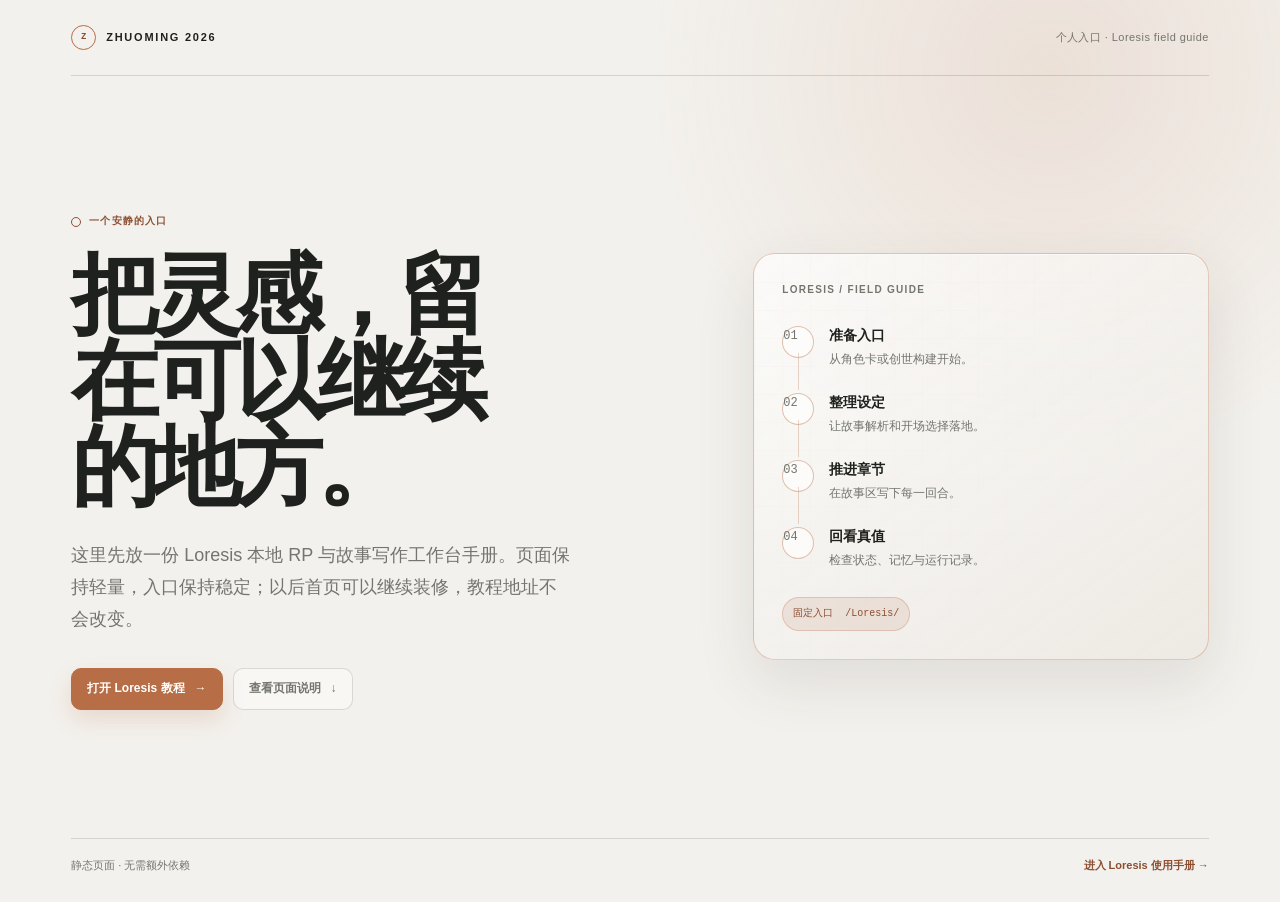
<file: index.html>
<!doctype html>
<html lang="zh-CN">
  <head>
    <meta charset="UTF-8" />
    <meta name="viewport" content="width=device-width, initial-scale=1.0" />
    <meta name="description" content="Zhuoming 的个人入口与 Loresis 使用手册。" />
    <meta name="theme-color" content="#f3f1ed" />
    <title>Zhuoming · Loresis</title>
    <style>
      :root {
        --paper: #f3f1ed;
        --paper-deep: #e9e5de;
        --ink: #1f211e;
        --muted: #74756f;
        --line: rgba(31, 33, 30, 0.15);
        --accent: #b76d45;
        --accent-deep: #8c4e31;
        --accent-soft: rgba(183, 109, 69, 0.12);
        --shadow: 0 22px 60px rgba(67, 55, 42, 0.11);
      }

      * { box-sizing: border-box; }
      html { scroll-behavior: smooth; background: var(--paper); }
      body {
        min-width: 320px;
        margin: 0;
        color: var(--ink);
        background:
          radial-gradient(circle at 82% 8%, rgba(183, 109, 69, 0.13), transparent 25rem),
          var(--paper);
        font-family: "Avenir Next", "SF Pro Display", "Segoe UI", sans-serif;
        line-height: 1.6;
        text-rendering: optimizeLegibility;
      }

      a { color: inherit; }
      .page-shell { max-width: 1240px; min-height: 100dvh; margin: 0 auto; padding: 0 clamp(18px, 4vw, 58px); }
      .topbar { display: flex; align-items: center; justify-content: space-between; gap: 24px; padding: 25px 0; border-bottom: 1px solid var(--line); }
      .brand { display: inline-flex; align-items: center; gap: 10px; color: var(--ink); font-size: 11px; font-weight: 800; letter-spacing: 0.16em; text-decoration: none; }
      .brand-mark { display: grid; place-items: center; width: 25px; height: 25px; border: 1px solid var(--accent); border-radius: 50%; color: var(--accent-deep); font-family: ui-monospace, SFMono-Regular, Menlo, monospace; font-size: 9px; letter-spacing: 0; }
      .topbar-note { color: var(--muted); font-size: 11px; letter-spacing: 0.04em; }

      .hero { display: grid; grid-template-columns: minmax(0, 1.12fr) minmax(310px, 0.88fr); gap: clamp(40px, 8vw, 120px); align-items: center; min-height: min(720px, calc(100dvh - 76px)); padding: clamp(58px, 10vw, 130px) 0 clamp(70px, 10vw, 130px); }
      .hero-copy { max-width: 620px; }
      .eyebrow { display: inline-flex; align-items: center; gap: 8px; margin-bottom: 22px; color: var(--accent-deep); font-family: ui-monospace, SFMono-Regular, Menlo, monospace; font-size: 10px; font-weight: 700; letter-spacing: 0.12em; text-transform: uppercase; }
      .eyebrow::before { width: 8px; height: 8px; border: 1px solid currentColor; border-radius: 50%; content: ""; }
      h1 { max-width: 9ch; margin: 0; font-size: clamp(44px, 7vw, 88px); font-weight: 700; letter-spacing: -0.07em; line-height: 0.98; }
      .hero-lead { max-width: 50ch; margin: 28px 0 0; color: var(--muted); font-size: clamp(15px, 1.7vw, 18px); line-height: 1.8; }
      .hero-actions { display: flex; flex-wrap: wrap; gap: 10px; margin-top: 32px; }
      .button { display: inline-flex; align-items: center; gap: 10px; min-height: 42px; padding: 10px 15px; border: 1px solid var(--line); border-radius: 10px; color: var(--muted); background: rgba(255, 255, 255, 0.42); font-size: 12px; font-weight: 700; text-decoration: none; transition: transform 180ms ease, border-color 180ms ease, color 180ms ease, background 180ms ease; }
      .button.primary { border-color: var(--accent); color: #fff; background: var(--accent); box-shadow: 0 10px 22px rgba(183, 109, 69, 0.18); }
      .button:hover { transform: translateY(-2px); border-color: var(--accent); color: var(--ink); }
      .button.primary:hover { color: #fff; background: var(--accent-deep); }
      .button:active { transform: translateY(0) scale(0.98); }

      .flow-panel { position: relative; padding: 28px; border: 1px solid rgba(183, 109, 69, 0.34); border-radius: 22px; background: linear-gradient(145deg, rgba(255, 255, 255, 0.7), rgba(233, 229, 222, 0.62)); box-shadow: var(--shadow), inset 0 1px 0 rgba(255, 255, 255, 0.72); overflow: hidden; }
      .flow-panel::after { position: absolute; inset: 0; pointer-events: none; content: ""; opacity: 0.35; background-image: linear-gradient(rgba(183, 109, 69, 0.08) 1px, transparent 1px), linear-gradient(90deg, rgba(183, 109, 69, 0.08) 1px, transparent 1px); background-size: 28px 28px; mask-image: linear-gradient(135deg, #000, transparent 75%); }
      .flow-kicker { position: relative; z-index: 1; margin: 0 0 25px; color: var(--muted); font-size: 10px; font-weight: 700; letter-spacing: 0.13em; text-transform: uppercase; }
      .flow-list { position: relative; z-index: 1; display: grid; gap: 0; }
      .flow-item { position: relative; display: grid; grid-template-columns: 34px minmax(0, 1fr); gap: 13px; padding: 0 0 22px; }
      .flow-item:last-child { padding-bottom: 0; }
      .flow-item:not(:last-child)::after { position: absolute; top: 30px; bottom: 0; left: 16px; width: 1px; background: rgba(183, 109, 69, 0.28); content: ""; }
      .flow-number { display: grid; place-items: center; width: 32px; height: 32px; border: 1px solid rgba(183, 109, 69, 0.42); border-radius: 50%; color: var(--accent-deep); background: rgba(255, 255, 255, 0.62); font-family: ui-monospace, SFMono-Regular, Menlo, monospace; font-size: 10px; }
      .flow-item strong, .flow-item span { display: block; }
      .flow-item strong { margin-top: 1px; font-size: 14px; }
      .flow-item span { margin-top: 3px; color: var(--muted); font-size: 12px; line-height: 1.55; }
      .flow-path { position: relative; z-index: 1; display: inline-flex; align-items: center; gap: 8px; margin-top: 28px; padding: 8px 10px; border: 1px solid rgba(183, 109, 69, 0.28); border-radius: 999px; color: var(--accent-deep); background: var(--accent-soft); font-family: ui-monospace, SFMono-Regular, Menlo, monospace; font-size: 10px; }

      .footer { display: flex; justify-content: space-between; gap: 24px; padding: 18px 0 28px; border-top: 1px solid var(--line); color: var(--muted); font-size: 11px; }
      .footer a { color: var(--accent-deep); font-weight: 700; text-decoration: none; }
      .footer a:hover { text-decoration: underline; text-underline-offset: 3px; }

      @media (max-width: 820px) {
        .hero { grid-template-columns: 1fr; min-height: auto; gap: 46px; padding-top: 70px; }
        h1 { max-width: 11ch; }
        .flow-panel { max-width: 620px; }
      }

      @media (max-width: 560px) {
        .page-shell { padding: 0 16px; }
        .topbar { align-items: flex-start; flex-direction: column; gap: 10px; padding: 18px 0; }
        .hero { padding: 55px 0 70px; }
        h1 { font-size: 48px; }
        .hero-lead { font-size: 15px; }
        .flow-panel { padding: 22px; border-radius: 17px; }
        .footer { align-items: flex-start; flex-direction: column; gap: 7px; }
      }

      @media (prefers-reduced-motion: reduce) {
        html { scroll-behavior: auto; }
        .button { transition: none; }
      }
    </style>
  </head>
  <body>
    <div class="page-shell">
      <header class="topbar">
        <a class="brand" href="/" aria-label="返回首页"><span class="brand-mark">Z</span>ZHUOMING 2026</a>
        <span class="topbar-note">个人入口 · Loresis field guide</span>
      </header>

      <main class="hero">
        <section class="hero-copy" aria-labelledby="page-title">
          <p class="eyebrow">一个安静的入口</p>
          <h1 id="page-title">把灵感，留在可以继续的地方。</h1>
          <p class="hero-lead">这里先放一份 Loresis 本地 RP 与故事写作工作台手册。页面保持轻量，入口保持稳定；以后首页可以继续装修，教程地址不会改变。</p>
          <div class="hero-actions">
            <a class="button primary" href="/Loresis/">打开 Loresis 教程 <span aria-hidden="true">→</span></a>
            <a class="button" href="#about">查看页面说明 <span aria-hidden="true">↓</span></a>
          </div>
        </section>

        <aside class="flow-panel" id="about" aria-label="Loresis 教程路径">
          <p class="flow-kicker">Loresis / field guide</p>
          <div class="flow-list">
            <div class="flow-item"><span class="flow-number">01</span><div><strong>准备入口</strong><span>从角色卡或创世构建开始。</span></div></div>
            <div class="flow-item"><span class="flow-number">02</span><div><strong>整理设定</strong><span>让故事解析和开场选择落地。</span></div></div>
            <div class="flow-item"><span class="flow-number">03</span><div><strong>推进章节</strong><span>在故事区写下每一回合。</span></div></div>
            <div class="flow-item"><span class="flow-number">04</span><div><strong>回看真值</strong><span>检查状态、记忆与运行记录。</span></div></div>
          </div>
          <span class="flow-path">固定入口&nbsp; /Loresis/</span>
        </aside>
      </main>

      <footer class="footer">
        <span>静态页面 · 无需额外依赖</span>
        <a href="/Loresis/">进入 Loresis 使用手册 →</a>
      </footer>
    </div>
  </body>
</html>
</file>
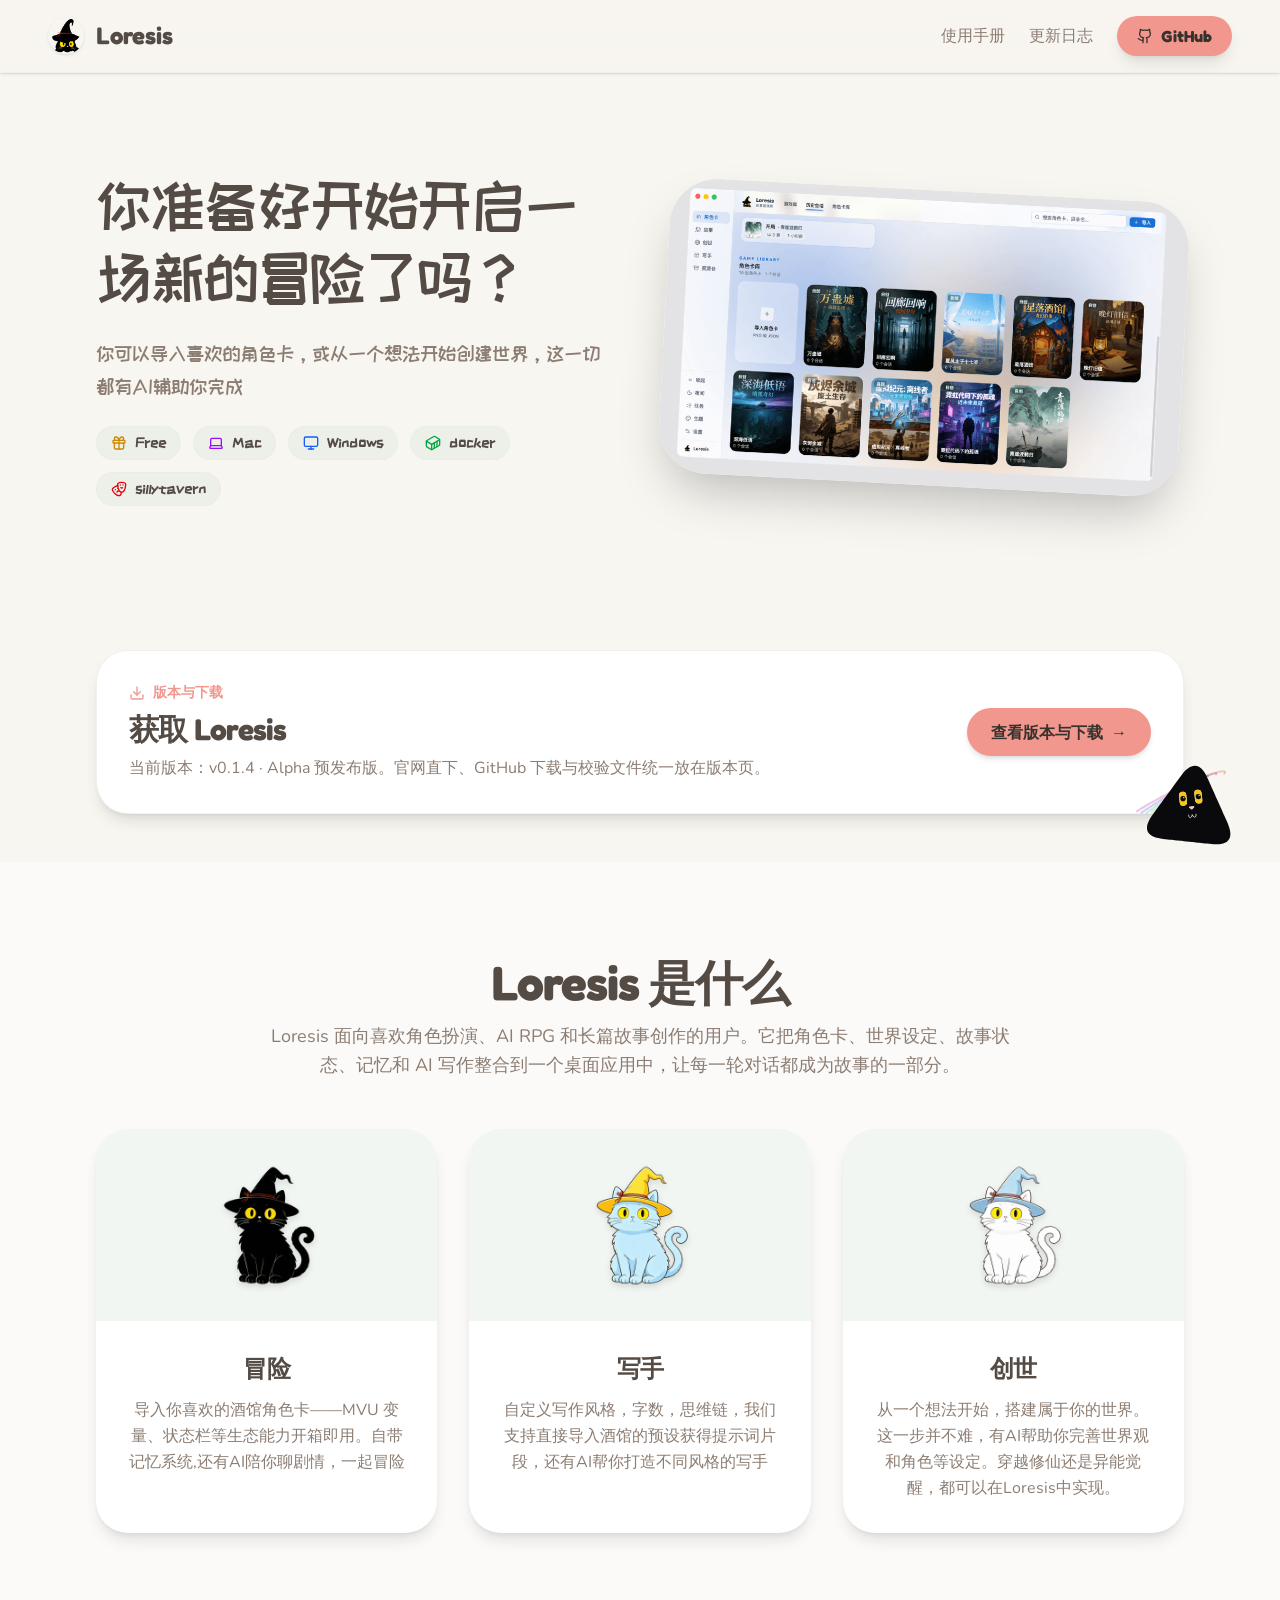
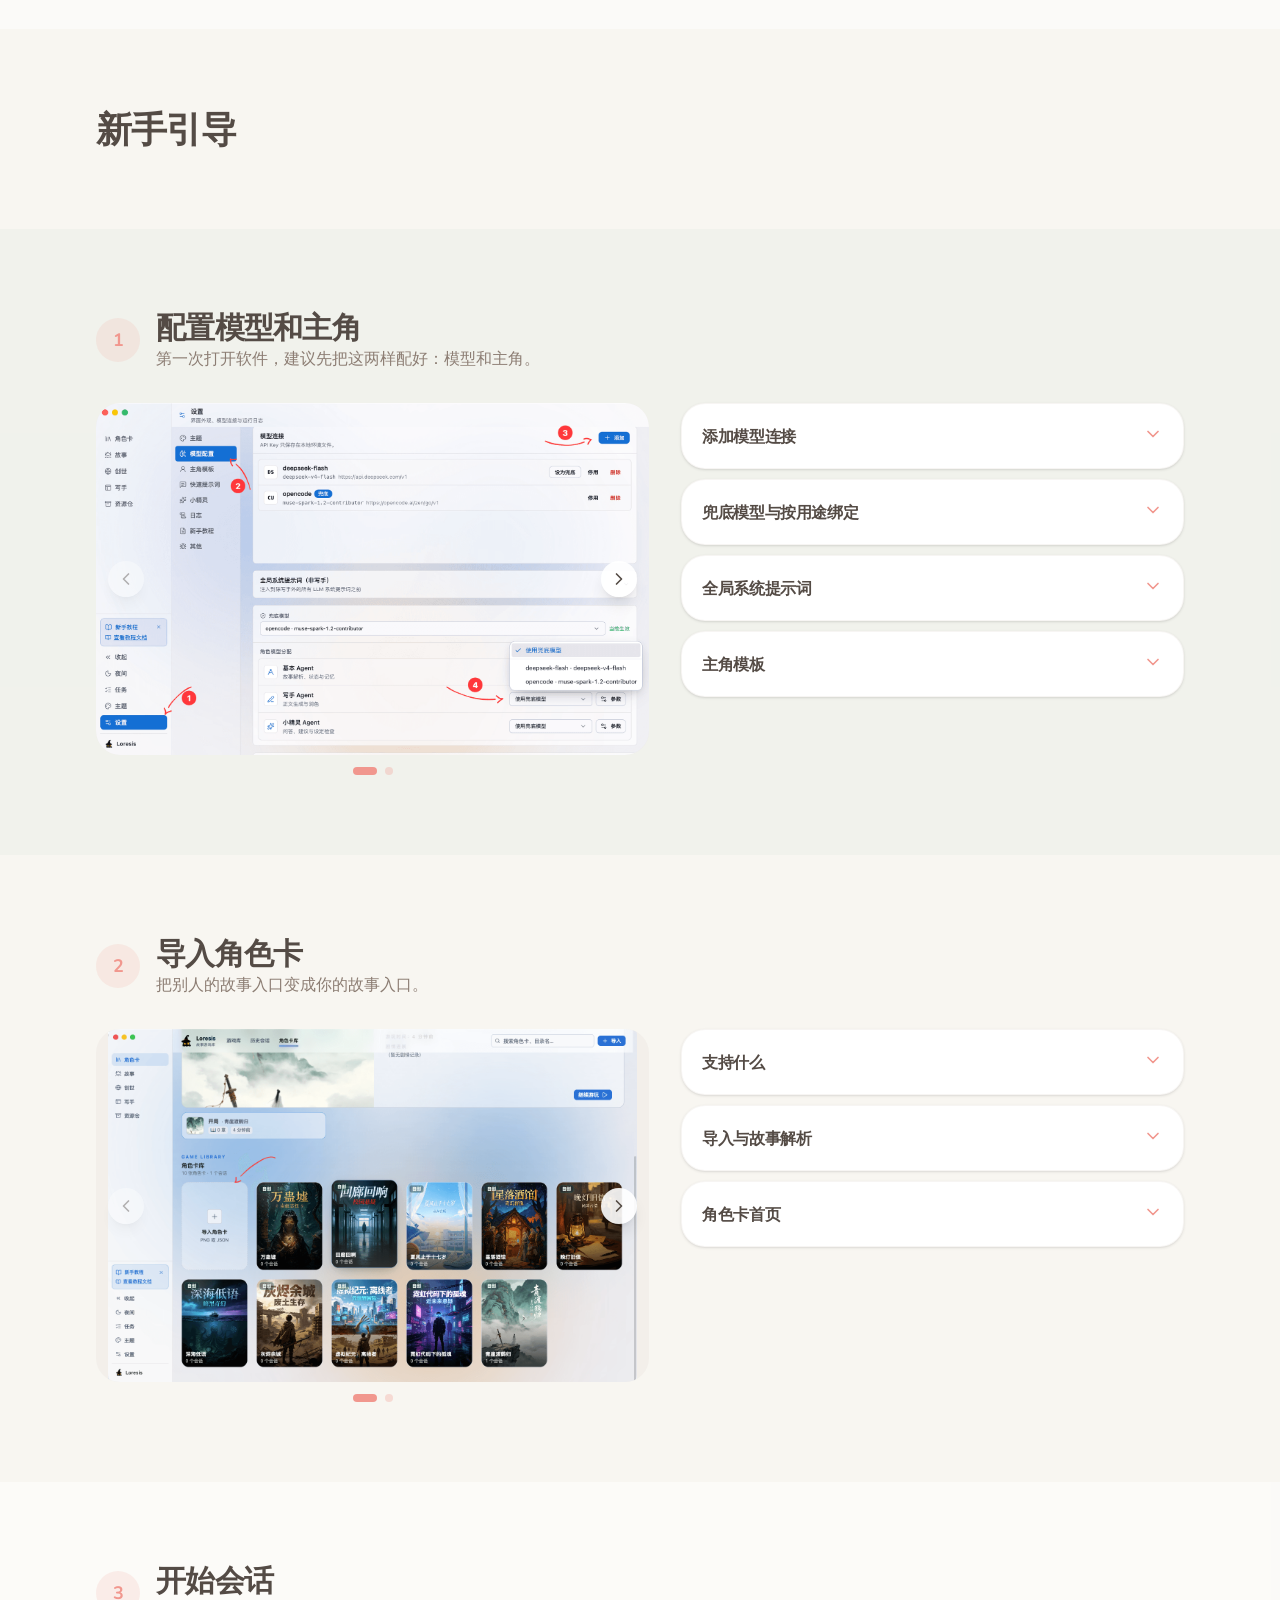
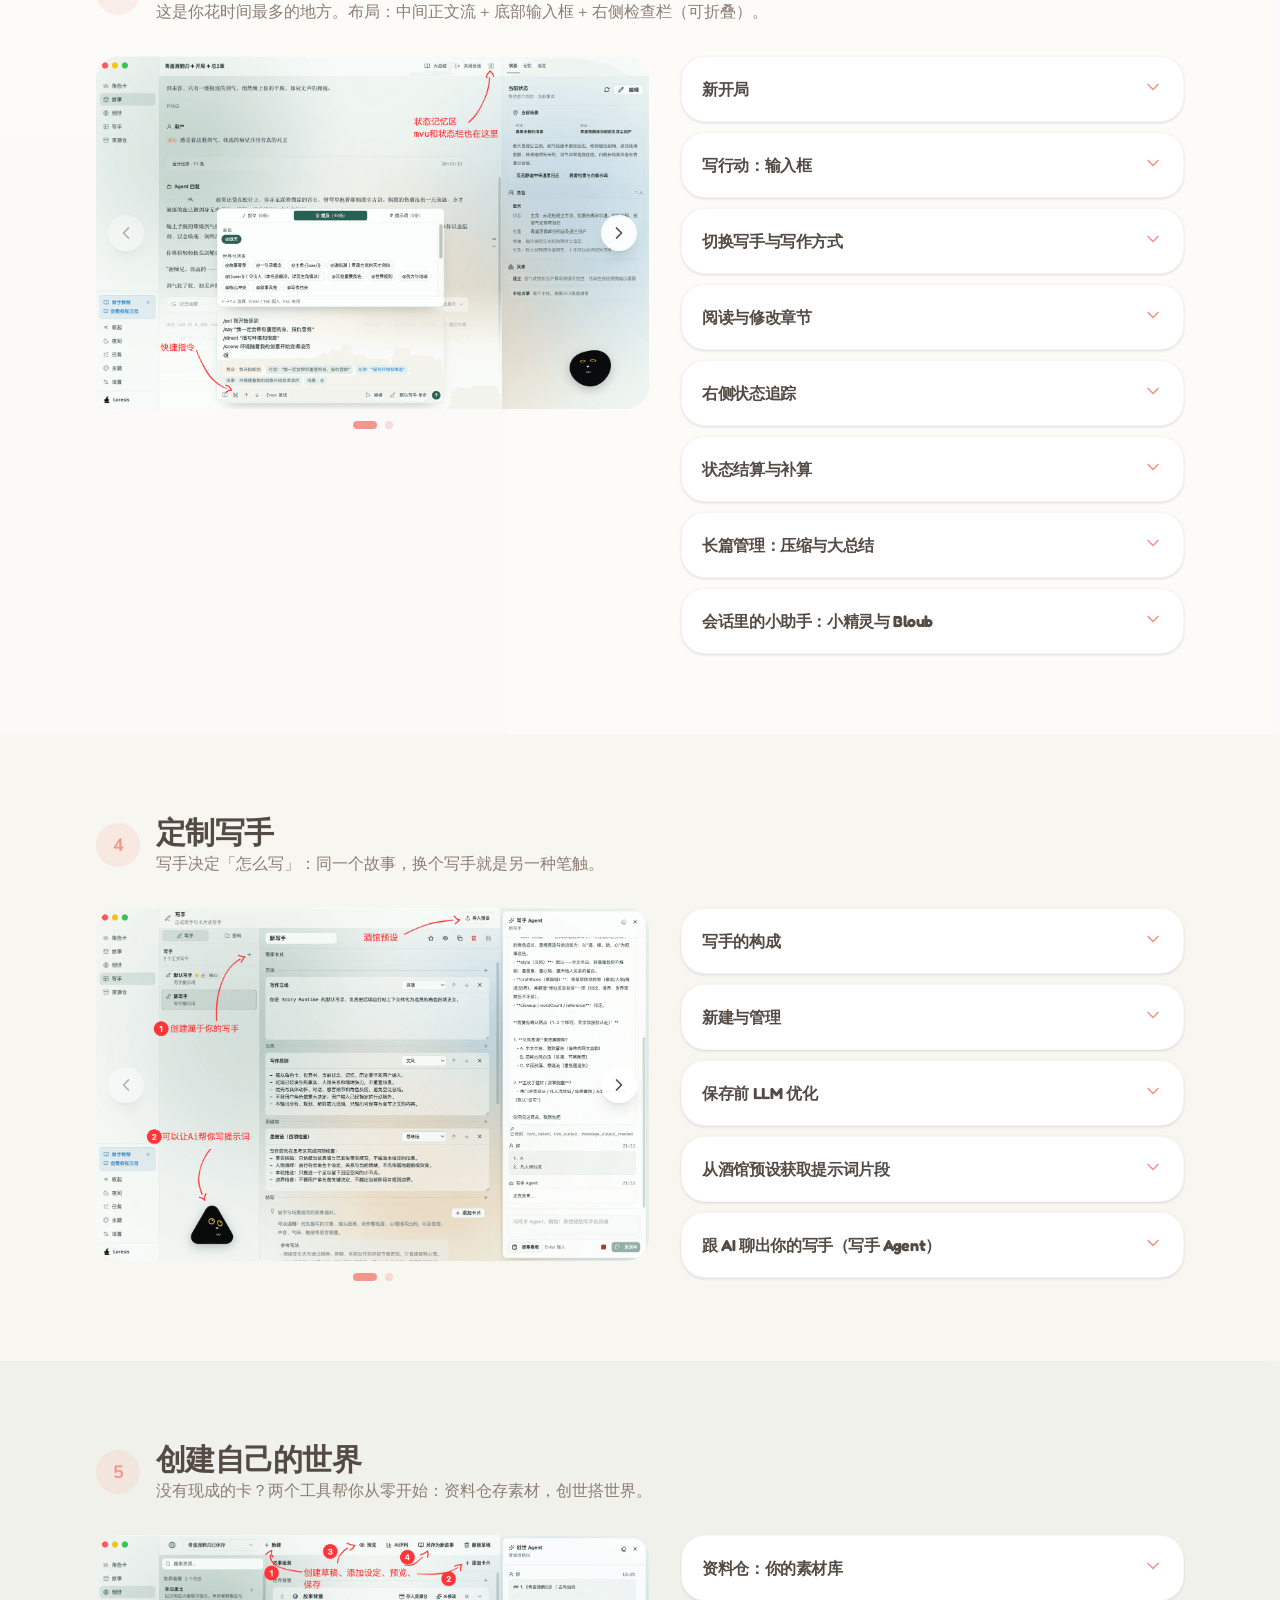
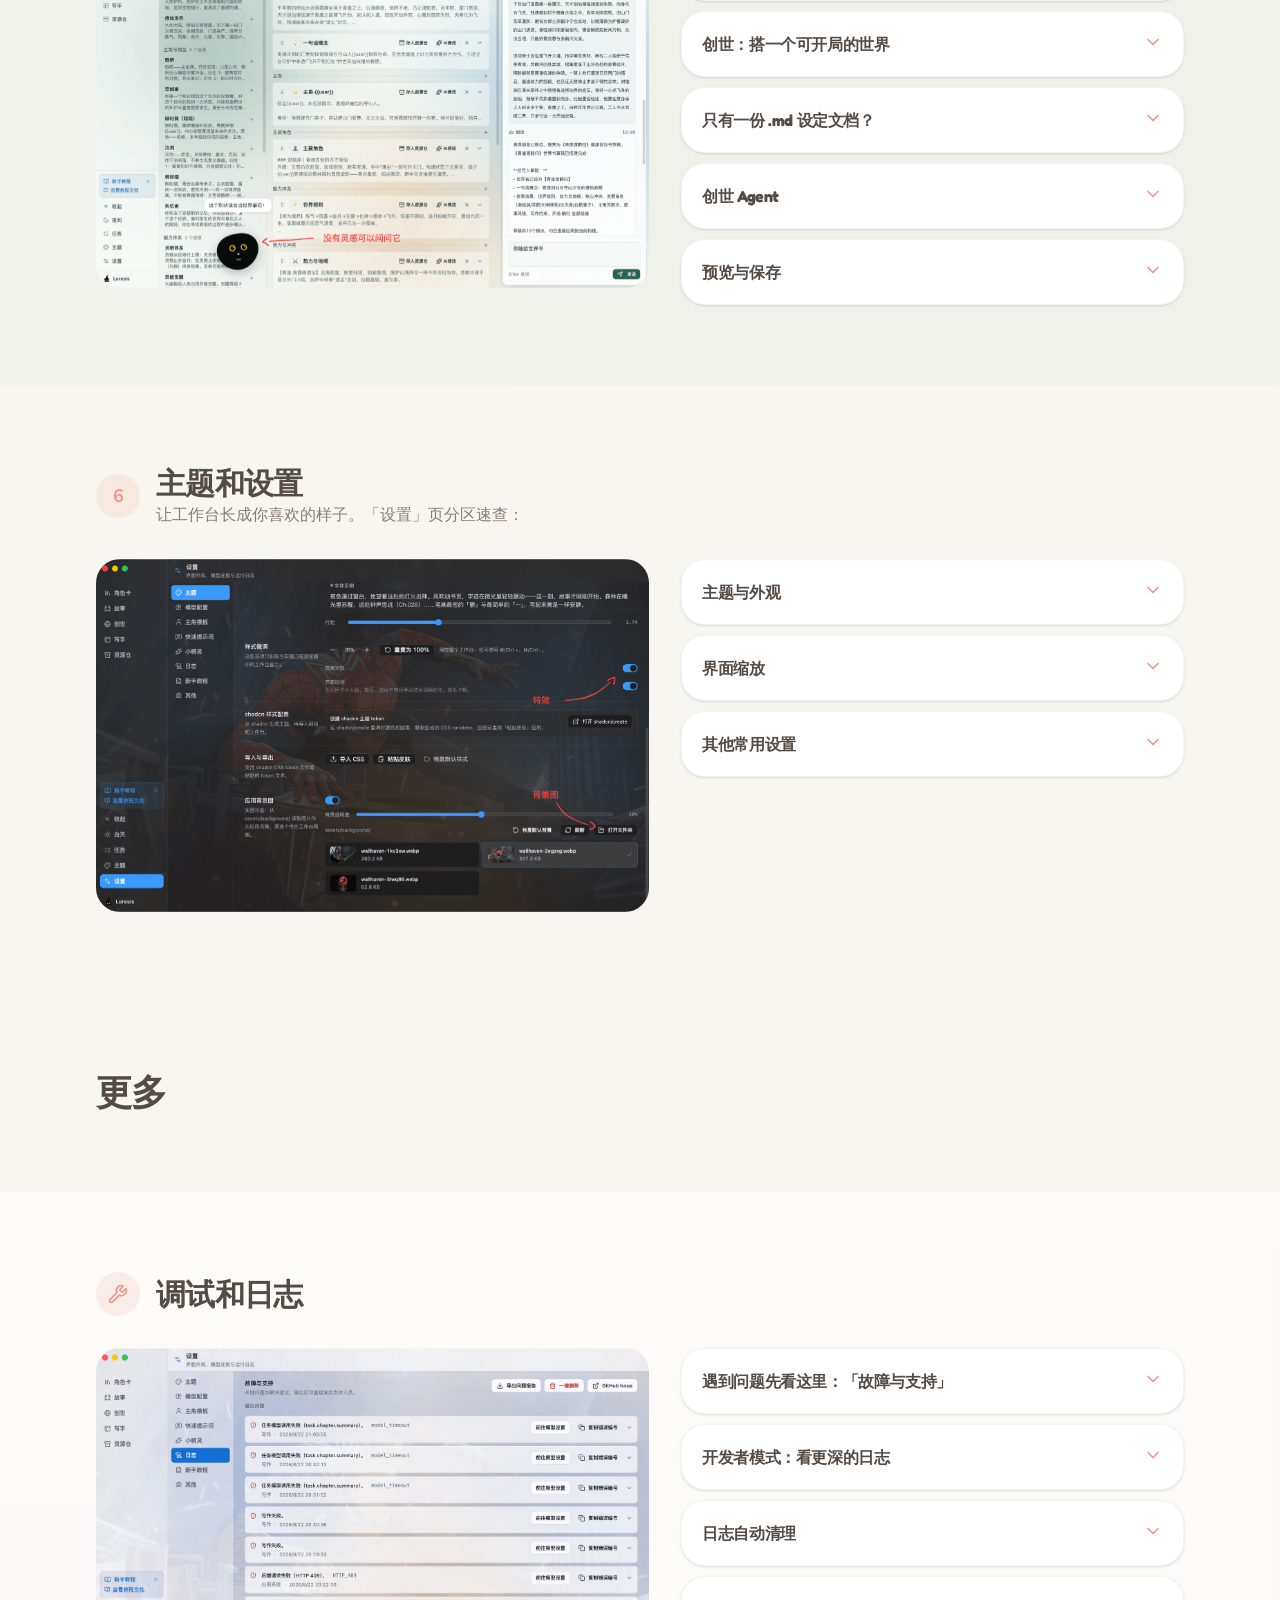
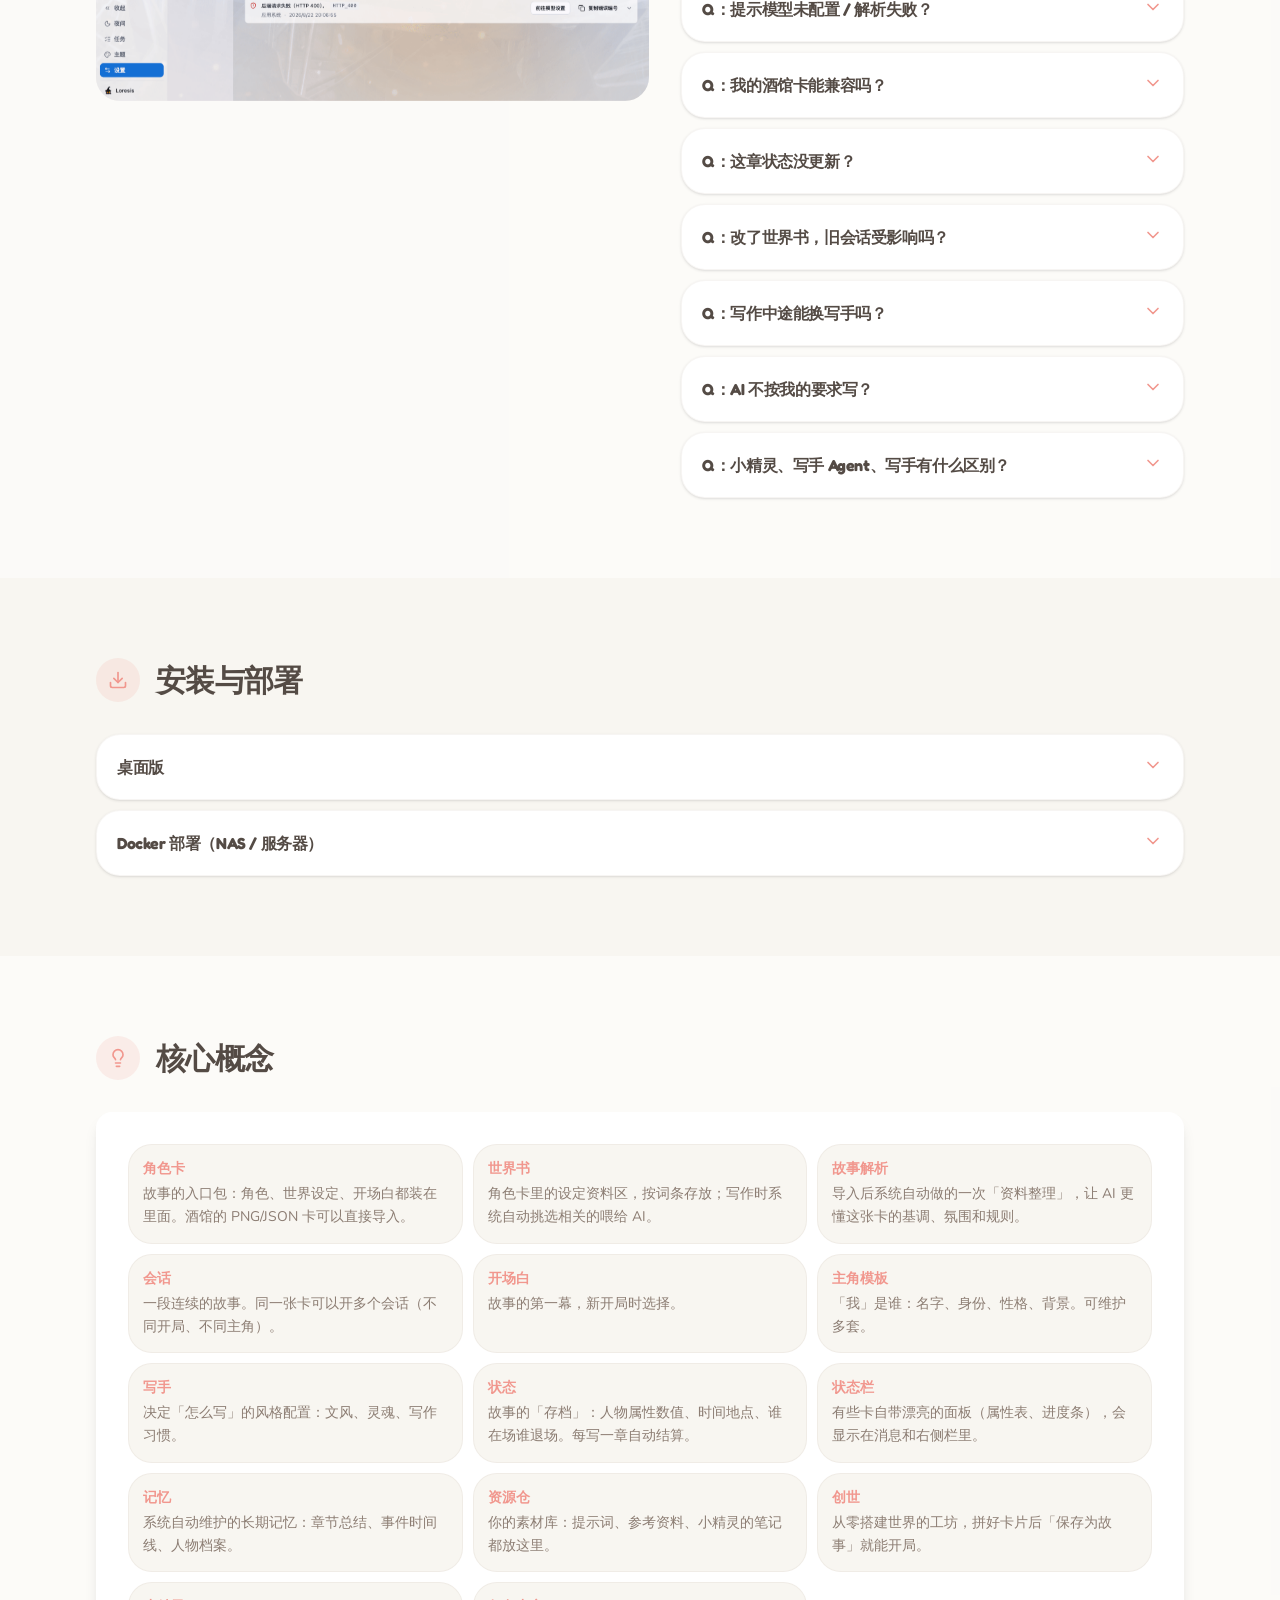
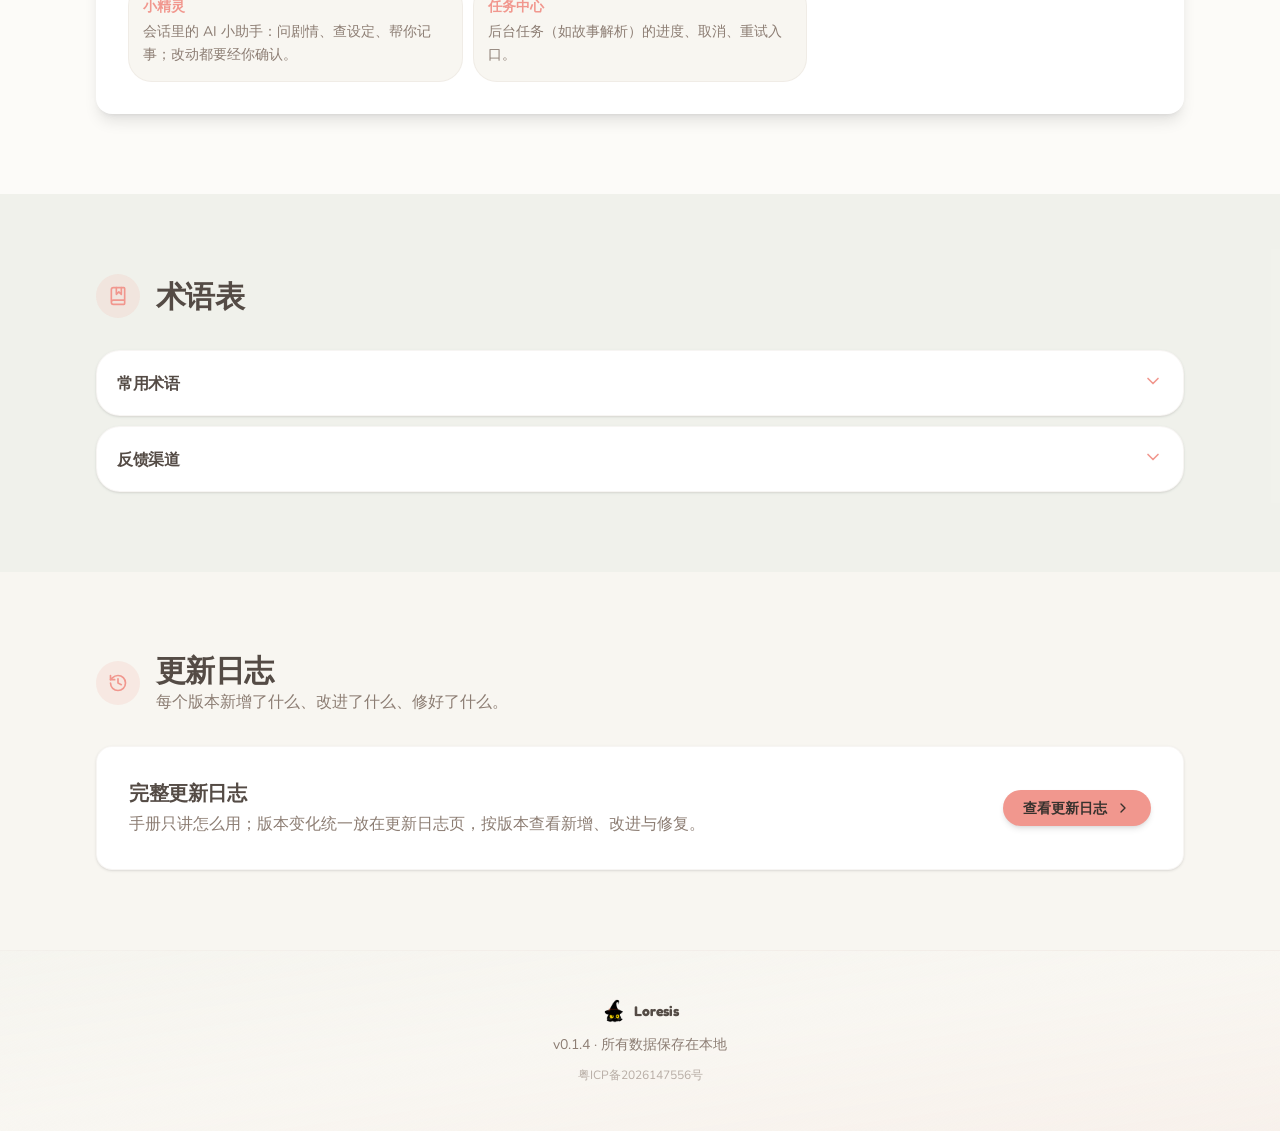
<file: Loresis/index.html>
<!DOCTYPE html><html lang="zh-CN"> <head><meta charset="UTF-8"><meta name="viewport" content="width=device-width, initial-scale=1.0"><meta name="description" content="Loresis 是一个运行在你自己电脑上的 AI 角色扮演与故事创作工作台。每一轮对话都会成为故事的一部分，并被系统记住。"><meta name="theme-color" content="#E8A598"><link rel="icon" type="image/png" href="/Loresis/icons/icon.png"><link rel="canonical" href="/Loresis/"><title>Loresis - AI 角色扮演与故事创作工作台</title><link rel="preconnect" href="https://fonts.googleapis.com"><link rel="preconnect" href="https://fonts.gstatic.com" crossorigin><link href="https://fonts.googleapis.com/css2?family=Fredoka:wght@300..700&family=Nunito:ital,wght@0,200..1000;1,200..1000&family=Patrick+Hand&family=ZCOOL+KuaiLe&display=swap" rel="stylesheet"><!-- Cloudflare Web Analytics --><script type="module" src="https://static.cloudflareinsights.com/beacon.min.js" data-cf-beacon="{&quot;token&quot;: &quot;8fdc8ac66e17482e95b7b1775ba1a3df&quot;}"></script><!-- End Cloudflare Web Analytics --><script type="application/ld+json">{"@context":"https://schema.org","@type":"WebApplication","name":"Purrfectly Zen","description":"Cat-inspired meditation and mindfulness application","applicationCategory":"HealthApplication","operatingSystem":"Web","offers":{"@type":"Offer","price":"0","priceCurrency":"USD"}}</script><link rel="stylesheet" href="/Loresis/_astro/about.DmIeamP1.css"></head> <body>  <style>astro-island,astro-slot,astro-static-slot{display:contents}</style><script>(()=>{var e=async t=>{await(await t())()};(self.Astro||(self.Astro={})).load=e;window.dispatchEvent(new Event("astro:load"));})();</script><script>(()=>{var A=Object.defineProperty;var g=(i,o,a)=>o in i?A(i,o,{enumerable:!0,configurable:!0,writable:!0,value:a}):i[o]=a;var d=(i,o,a)=>g(i,typeof o!="symbol"?o+"":o,a);{let i={0:t=>m(t),1:t=>a(t),2:t=>new RegExp(t),3:t=>new Date(t),4:t=>new Map(a(t)),5:t=>new Set(a(t)),6:t=>BigInt(t),7:t=>new URL(t),8:t=>new Uint8Array(t),9:t=>new Uint16Array(t),10:t=>new Uint32Array(t),11:t=>1/0*t},o=t=>{let[l,e]=t;return l in i?i[l](e):void 0},a=t=>t.map(o),m=t=>typeof t!="object"||t===null?t:Object.fromEntries(Object.entries(t).map(([l,e])=>[l,o(e)]));class y extends HTMLElement{constructor(){super(...arguments);d(this,"Component");d(this,"hydrator");d(this,"hydrate",async()=>{var b;if(!this.hydrator||!this.isConnected)return;let e=(b=this.parentElement)==null?void 0:b.closest("astro-island[ssr]");if(e){e.addEventListener("astro:hydrate",this.hydrate,{once:!0});return}let c=this.querySelectorAll("astro-slot"),n={},h=this.querySelectorAll("template[data-astro-template]");for(let r of h){let s=r.closest(this.tagName);s!=null&&s.isSameNode(this)&&(n[r.getAttribute("data-astro-template")||"default"]=r.innerHTML,r.remove())}for(let r of c){let s=r.closest(this.tagName);s!=null&&s.isSameNode(this)&&(n[r.getAttribute("name")||"default"]=r.innerHTML)}let p;try{p=this.hasAttribute("props")?m(JSON.parse(this.getAttribute("props"))):{}}catch(r){let s=this.getAttribute("component-url")||"<unknown>",v=this.getAttribute("component-export");throw v&&(s+=` (export ${v})`),console.error(`[hydrate] Error parsing props for component ${s}`,this.getAttribute("props"),r),r}let u;await this.hydrator(this)(this.Component,p,n,{client:this.getAttribute("client")}),this.removeAttribute("ssr"),this.dispatchEvent(new CustomEvent("astro:hydrate"))});d(this,"unmount",()=>{this.isConnected||this.dispatchEvent(new CustomEvent("astro:unmount"))})}disconnectedCallback(){document.removeEventListener("astro:after-swap",this.unmount),document.addEventListener("astro:after-swap",this.unmount,{once:!0})}connectedCallback(){if(!this.hasAttribute("await-children")||document.readyState==="interactive"||document.readyState==="complete")this.childrenConnectedCallback();else{let e=()=>{document.removeEventListener("DOMContentLoaded",e),c.disconnect(),this.childrenConnectedCallback()},c=new MutationObserver(()=>{var n;((n=this.lastChild)==null?void 0:n.nodeType)===Node.COMMENT_NODE&&this.lastChild.nodeValue==="astro:end"&&(this.lastChild.remove(),e())});c.observe(this,{childList:!0}),document.addEventListener("DOMContentLoaded",e)}}async childrenConnectedCallback(){let e=this.getAttribute("before-hydration-url");e&&await import(e),this.start()}async start(){let e=JSON.parse(this.getAttribute("opts")),c=this.getAttribute("client");if(Astro[c]===void 0){window.addEventListener(`astro:${c}`,()=>this.start(),{once:!0});return}try{await Astro[c](async()=>{let n=this.getAttribute("renderer-url"),[h,{default:p}]=await Promise.all([import(this.getAttribute("component-url")),n?import(n):()=>()=>{}]),u=this.getAttribute("component-export")||"default";if(!u.includes("."))this.Component=h[u];else{this.Component=h;for(let f of u.split("."))this.Component=this.Component[f]}return this.hydrator=p,this.hydrate},e,this)}catch(n){console.error(`[astro-island] Error hydrating ${this.getAttribute("component-url")}`,n)}}attributeChangedCallback(){this.hydrate()}}d(y,"observedAttributes",["props"]),customElements.get("astro-island")||customElements.define("astro-island",y)}})();</script><astro-island uid="1uUn9z" prefix="r1" component-url="/Loresis/_astro/ManualHome.CnBX7KZh.js" component-export="default" renderer-url="/Loresis/_astro/client.BlZe1zq3.js" props="{}" ssr client="load" opts="{&quot;name&quot;:&quot;ManualHome&quot;,&quot;value&quot;:true}" await-children><link rel="preload" as="image" href="/Loresis/icons/icon.png"/><link rel="preload" as="image" href="/Loresis/_astro/hero.GRxRDYw4.png"/><link rel="preload" as="image" href="/Loresis/_astro/%E9%BB%91%E8%89%B2%E5%8E%9F%E5%9E%8B.CmG_S5fn.png"/><link rel="preload" as="image" href="/Loresis/_astro/%E8%93%9D%E8%89%B2%E5%8E%9F%E5%9E%8B.D81BTw0Q.png"/><link rel="preload" as="image" href="/Loresis/_astro/%E7%99%BD%E8%89%B2%E5%8E%9F%E5%9E%8B.BMNDOplh.png"/><div class="bg-background selection:bg-primary/20 selection:text-primary-foreground min-h-screen"><nav aria-label="主导航" class="bg-background/80 border-border/40 sticky top-0 z-50 flex w-full items-center justify-between border-b px-6 py-4 shadow-sm backdrop-blur-lg md:px-12"><a href="/Loresis/" class="text-primary flex items-center gap-3 transition-opacity hover:opacity-80"><img src="/Loresis/icons/icon.png" alt="" class="h-9 w-9 rounded-xl shadow-sm"/><span class="font-heading text-foreground text-2xl font-bold">Loresis</span></a><div class="ml-auto hidden items-center gap-6 font-medium md:flex"><a href="/Loresis/manual/" class="text-muted-foreground hover:text-primary font-medium transition-colors">使用手册</a><a href="/Loresis/changelog/" class="text-muted-foreground hover:text-primary font-medium transition-colors">更新日志</a><a href="https://github.com/zhuoming2026/Loresis" target="_blank" rel="noreferrer" class="font-heading bg-primary text-primary-foreground hover:bg-primary/90 flex items-center gap-2 rounded-full px-5 py-2 font-bold shadow-lg transition-all hover:scale-105 hover:shadow-xl"><svg xmlns="http://www.w3.org/2000/svg" width="24" height="24" viewBox="0 0 24 24" fill="none" stroke="currentColor" stroke-width="2" stroke-linecap="round" stroke-linejoin="round" class="lucide lucide-github h-4 w-4" aria-hidden="true"><path d="M15 22v-4a4.8 4.8 0 0 0-1-3.5c3 0 6-2 6-5.5.08-1.25-.27-2.48-1-3.5.28-1.15.28-2.35 0-3.5 0 0-1 0-3 1.5-2.64-.5-5.36-.5-8 0C6 2 5 2 5 2c-.3 1.15-.3 2.35 0 3.5A5.403 5.403 0 0 0 4 9c0 3.5 3 5.5 6 5.5-.39.49-.68 1.05-.85 1.65-.17.6-.22 1.23-.15 1.85v4"></path><path d="M9 18c-4.51 2-5-2-7-2"></path></svg>GitHub</a></div><button type="button" class="text-foreground bg-primary/10 hover:bg-primary/25 ml-auto rounded-full p-2 transition-colors md:hidden" aria-label="打开导航菜单" aria-expanded="false"><svg xmlns="http://www.w3.org/2000/svg" width="24" height="24" viewBox="0 0 24 24" fill="none" stroke="currentColor" stroke-width="2" stroke-linecap="round" stroke-linejoin="round" class="lucide lucide-menu" aria-hidden="true"><path d="M4 5h16"></path><path d="M4 12h16"></path><path d="M4 19h16"></path></svg></button></nav><section class="relative overflow-hidden px-6 py-16 md:px-12 md:py-24 lg:px-24"><div class="bg-primary/10 absolute top-[-10%] left-[-10%] -z-10 h-[500px] w-[500px] rounded-full blur-3xl"></div><div class="bg-accent/30 absolute right-[-5%] bottom-[10%] -z-10 h-[400px] w-[400px] rounded-full blur-3xl"></div><div class="relative z-10 mx-auto grid max-w-7xl items-center gap-10 lg:grid-cols-2 lg:gap-12"><div class="font-cute" style="opacity:0;transform:translateY(20px)"><h1 class="font-cute text-foreground mb-6 text-4xl leading-[1.2] font-normal md:text-6xl">你准备好开始开启一场新的冒险了吗？</h1><p class="text-muted-foreground max-w-xl text-lg leading-relaxed md:text-xl">你可以导入喜欢的角色卡，或从一个想法开始创建世界，这一切都有AI辅助你完成</p><div class="mt-6 flex flex-wrap gap-3" style="opacity:0"><div class="bg-secondary/30 border-border/40 flex items-center justify-center gap-2 rounded-full border px-3.5 py-1.5" style="opacity:0;transform:translateX(-10px)"><svg xmlns="http://www.w3.org/2000/svg" width="24" height="24" viewBox="0 0 24 24" fill="none" stroke="currentColor" stroke-width="2" stroke-linecap="round" stroke-linejoin="round" class="lucide lucide-gift h-4 w-4 flex-shrink-0 text-yellow-600" aria-hidden="true"><rect x="3" y="8" width="18" height="4" rx="1"></rect><path d="M12 8v13"></path><path d="M19 12v7a2 2 0 0 1-2 2H7a2 2 0 0 1-2-2v-7"></path><path d="M7.5 8a2.5 2.5 0 0 1 0-5A4.8 8 0 0 1 12 8a4.8 8 0 0 1 4.5-5 2.5 2.5 0 0 1 0 5"></path></svg><span class="text-foreground text-sm font-semibold">Free</span></div><div class="bg-secondary/30 border-border/40 flex items-center justify-center gap-2 rounded-full border px-3.5 py-1.5" style="opacity:0;transform:translateX(-10px)"><svg xmlns="http://www.w3.org/2000/svg" width="24" height="24" viewBox="0 0 24 24" fill="none" stroke="currentColor" stroke-width="2" stroke-linecap="round" stroke-linejoin="round" class="lucide lucide-laptop h-4 w-4 flex-shrink-0 text-purple-600" aria-hidden="true"><path d="M18 5a2 2 0 0 1 2 2v8.526a2 2 0 0 0 .212.897l1.068 2.127a1 1 0 0 1-.9 1.45H3.62a1 1 0 0 1-.9-1.45l1.068-2.127A2 2 0 0 0 4 15.526V7a2 2 0 0 1 2-2z"></path><path d="M20.054 15.987H3.946"></path></svg><span class="text-foreground text-sm font-semibold">Mac</span></div><div class="bg-secondary/30 border-border/40 flex items-center justify-center gap-2 rounded-full border px-3.5 py-1.5" style="opacity:0;transform:translateX(-10px)"><svg xmlns="http://www.w3.org/2000/svg" width="24" height="24" viewBox="0 0 24 24" fill="none" stroke="currentColor" stroke-width="2" stroke-linecap="round" stroke-linejoin="round" class="lucide lucide-monitor h-4 w-4 flex-shrink-0 text-blue-600" aria-hidden="true"><rect width="20" height="14" x="2" y="3" rx="2"></rect><line x1="8" x2="16" y1="21" y2="21"></line><line x1="12" x2="12" y1="17" y2="21"></line></svg><span class="text-foreground text-sm font-semibold">Windows</span></div><div class="bg-secondary/30 border-border/40 flex items-center justify-center gap-2 rounded-full border px-3.5 py-1.5" style="opacity:0;transform:translateX(-10px)"><svg xmlns="http://www.w3.org/2000/svg" width="24" height="24" viewBox="0 0 24 24" fill="none" stroke="currentColor" stroke-width="2" stroke-linecap="round" stroke-linejoin="round" class="lucide lucide-container h-4 w-4 flex-shrink-0 text-green-600" aria-hidden="true"><path d="M22 7.7c0-.6-.4-1.2-.8-1.5l-6.3-3.9a1.72 1.72 0 0 0-1.7 0l-10.3 6c-.5.2-.9.8-.9 1.4v6.6c0 .5.4 1.2.8 1.5l6.3 3.9a1.72 1.72 0 0 0 1.7 0l10.3-6c.5-.3.9-1 .9-1.5Z"></path><path d="M10 21.9V14L2.1 9.1"></path><path d="m10 14 11.9-6.9"></path><path d="M14 19.8v-8.1"></path><path d="M18 17.5V9.4"></path></svg><span class="text-foreground text-sm font-semibold">docker</span></div><div class="bg-secondary/30 border-border/40 flex items-center justify-center gap-2 rounded-full border px-3.5 py-1.5" style="opacity:0;transform:translateX(-10px)"><svg xmlns="http://www.w3.org/2000/svg" width="24" height="24" viewBox="0 0 24 24" fill="none" stroke="currentColor" stroke-width="2" stroke-linecap="round" stroke-linejoin="round" class="lucide lucide-drama h-4 w-4 flex-shrink-0 text-red-600" aria-hidden="true"><path d="M10 11h.01"></path><path d="M14 6h.01"></path><path d="M18 6h.01"></path><path d="M6.5 13.1h.01"></path><path d="M22 5c0 9-4 12-6 12s-6-3-6-12c0-2 2-3 6-3s6 1 6 3"></path><path d="M17.4 9.9c-.8.8-2 .8-2.8 0"></path><path d="M10.1 7.1C9 7.2 7.7 7.7 6 8.6c-3.5 2-4.7 3.9-3.7 5.6 4.5 7.8 9.5 8.4 11.2 7.4.9-.5 1.9-2.1 1.9-4.7"></path><path d="M9.1 16.5c.3-1.1 1.4-1.7 2.4-1.4"></path></svg><span class="text-foreground text-sm font-semibold">sillytavern</span></div></div></div><div class="relative z-10" style="opacity:0;transform:scale(0.85) rotate(5deg)"><img src="/Loresis/_astro/hero.GRxRDYw4.png" alt="Loresis 界面主视觉" class="h-auto w-full transform rounded-[3rem] shadow-2xl transition-transform duration-700 hover:rotate-0 md:rotate-3"/></div></div></section><section data-testid="home-download-entry" class="relative px-6 py-12 md:px-12 lg:px-24"><div class="mx-auto max-w-7xl"><div class="bg-card border-border/60 flex flex-col gap-5 rounded-[2rem] border p-6 shadow-lg sm:flex-row sm:items-center sm:justify-between sm:p-8"><div><div class="text-primary mb-2 flex items-center gap-2 text-sm font-bold"><svg xmlns="http://www.w3.org/2000/svg" width="24" height="24" viewBox="0 0 24 24" fill="none" stroke="currentColor" stroke-width="2" stroke-linecap="round" stroke-linejoin="round" class="lucide lucide-download h-4 w-4" aria-hidden="true"><path d="M12 15V3"></path><path d="M21 15v4a2 2 0 0 1-2 2H5a2 2 0 0 1-2-2v-4"></path><path d="m7 10 5 5 5-5"></path></svg>版本与下载</div><h2 class="font-heading text-foreground text-2xl font-bold md:text-3xl">获取 Loresis</h2><p class="text-muted-foreground mt-2 max-w-2xl leading-relaxed">当前版本：v<!-- -->0.1.4<!-- --> · Alpha 预发布版。官网直下、GitHub 下载与校验文件统一放在版本页。</p></div><a href="/Loresis/changelog/#download" data-testid="link-version-download" class="font-heading bg-primary text-primary-foreground hover:bg-primary/90 inline-flex flex-shrink-0 items-center justify-center gap-2 rounded-full px-6 py-3 font-bold shadow-md transition-all hover:scale-[1.02] hover:shadow-lg">查看版本与下载<span aria-hidden="true">→</span></a></div></div></section><section id="features" data-testid="manual-section-features" class="relative bg-white/50 px-6 py-24 md:px-12 lg:px-24"><div class="mx-auto max-w-7xl"><div class="mb-12 space-y-4 text-center"><h2 class="font-heading text-foreground text-4xl font-bold md:text-5xl">Loresis 是什么</h2><p class="text-muted-foreground mx-auto max-w-3xl text-lg leading-relaxed">Loresis 面向喜欢角色扮演、AI RPG 和长篇故事创作的用户。它把角色卡、世界设定、故事状态、记忆和 AI 写作整合到一个桌面应用中，让每一轮对话都成为故事的一部分。</p></div><div class="grid grid-cols-1 gap-8 md:grid-cols-3"><div data-testid="card-feature-冒险" style="opacity:0;transform:translateY(30px)"><div class="bg-card h-full overflow-hidden rounded-[2rem] border-none shadow-lg transition-shadow duration-300 hover:shadow-xl"><div class="bg-secondary/30 flex h-48 items-center justify-center p-8"><img src="/Loresis/_astro/%E9%BB%91%E8%89%B2%E5%8E%9F%E5%9E%8B.CmG_S5fn.png" alt="冒险" class="h-36 w-auto rounded-2xl object-contain drop-shadow-md"/></div><div class="flex flex-1 flex-col items-center p-8 text-center"><h3 class="font-heading text-foreground mb-3 text-2xl font-bold">冒险</h3><p class="text-muted-foreground leading-relaxed">导入你喜欢的酒馆角色卡——MVU 变量、状态栏等生态能力开箱即用。自带记忆系统,还有AI陪你聊剧情，一起冒险</p></div></div></div><div data-testid="card-feature-写手" style="opacity:0;transform:translateY(30px)"><div class="bg-card h-full overflow-hidden rounded-[2rem] border-none shadow-lg transition-shadow duration-300 hover:shadow-xl"><div class="bg-secondary/30 flex h-48 items-center justify-center p-8"><img src="/Loresis/_astro/%E8%93%9D%E8%89%B2%E5%8E%9F%E5%9E%8B.D81BTw0Q.png" alt="写手" class="h-36 w-auto rounded-2xl object-contain drop-shadow-md"/></div><div class="flex flex-1 flex-col items-center p-8 text-center"><h3 class="font-heading text-foreground mb-3 text-2xl font-bold">写手</h3><p class="text-muted-foreground leading-relaxed">自定义写作风格，字数，思维链，我们支持直接导入酒馆的预设获得提示词片段，还有AI帮你打造不同风格的写手</p></div></div></div><div data-testid="card-feature-创世" style="opacity:0;transform:translateY(30px)"><div class="bg-card h-full overflow-hidden rounded-[2rem] border-none shadow-lg transition-shadow duration-300 hover:shadow-xl"><div class="bg-secondary/30 flex h-48 items-center justify-center p-8"><img src="/Loresis/_astro/%E7%99%BD%E8%89%B2%E5%8E%9F%E5%9E%8B.BMNDOplh.png" alt="创世" class="h-36 w-auto rounded-2xl object-contain drop-shadow-md"/></div><div class="flex flex-1 flex-col items-center p-8 text-center"><h3 class="font-heading text-foreground mb-3 text-2xl font-bold">创世</h3><p class="text-muted-foreground leading-relaxed">从一个想法开始，搭建属于你的世界。这一步并不难，有AI帮助你完善世界观和角色等设定。穿越修仙还是异能觉醒，都可以在Loresis中实现。</p></div></div></div></div></div></section><section id="guide" data-testid="manual-section-guide" class="relative scroll-mt-24 px-6 py-16 md:px-12 md:py-20 lg:px-24 "><div class="mx-auto max-w-7xl"><h2 class="font-heading text-foreground text-3xl font-bold md:text-4xl">新手引导</h2></div></section><div style="opacity:0;transform:translateY(24px)"><section id="ch1" data-testid="manual-section-ch1" class="relative scroll-mt-24 px-6 py-16 md:px-12 md:py-20 lg:px-24 bg-secondary/20"><div class="mx-auto max-w-7xl"><div class="mb-8 flex items-center gap-4"><div class="bg-primary/15 text-primary flex h-11 w-11 flex-shrink-0 items-center justify-center rounded-full text-lg font-bold">1</div><div class="min-w-0 flex-1"><h2 class="font-heading text-foreground text-2xl font-bold md:text-3xl">配置模型和主角</h2><p class="text-muted-foreground mt-0.5">第一次打开软件，建议先把这两样配好：模型和主角。</p></div></div><div class="grid gap-8 lg:grid-cols-[1.1fr_1fr] lg:items-start"><div class="lg:sticky lg:top-28"><div><div class="relative"><div class="bg-muted/40 overflow-hidden rounded-xl"><div class="flex"><div class="min-w-0 flex-[0_0_100%]"><div class="flex aspect-[2570/1640] items-center justify-center"><img src="/Loresis/_astro/1-1.BqWzvf9p.png" alt="界面截图 1-1" loading="lazy" class="h-full w-full object-contain"/></div></div><div class="min-w-0 flex-[0_0_100%]"><div class="flex aspect-[2570/1640] items-center justify-center"><img src="/Loresis/_astro/1-2.BkZiQW2f.png" alt="界面截图 1-2" loading="lazy" class="h-full w-full object-contain"/></div></div></div></div><button disabled="" aria-label="上一张" class="bg-card/90 text-foreground hover:bg-card absolute top-1/2 left-3 flex h-9 w-9 -translate-y-1/2 items-center justify-center rounded-full shadow-lg transition-colors disabled:opacity-40"><svg xmlns="http://www.w3.org/2000/svg" width="24" height="24" viewBox="0 0 24 24" fill="none" stroke="currentColor" stroke-width="2" stroke-linecap="round" stroke-linejoin="round" class="lucide lucide-chevron-left h-5 w-5" aria-hidden="true"><path d="m15 18-6-6 6-6"></path></svg></button><button aria-label="下一张" class="bg-card/90 text-foreground hover:bg-card absolute top-1/2 right-3 flex h-9 w-9 -translate-y-1/2 items-center justify-center rounded-full shadow-lg transition-colors disabled:opacity-40"><svg xmlns="http://www.w3.org/2000/svg" width="24" height="24" viewBox="0 0 24 24" fill="none" stroke="currentColor" stroke-width="2" stroke-linecap="round" stroke-linejoin="round" class="lucide lucide-chevron-right h-5 w-5" aria-hidden="true"><path d="m9 18 6-6-6-6"></path></svg></button></div><div class="mt-3 flex justify-center gap-2"><button aria-label="跳到第 1 张" class="h-2 rounded-full transition-all bg-primary w-6"></button><button aria-label="跳到第 2 张" class="h-2 rounded-full transition-all bg-primary/30 w-2"></button></div></div></div><div class="space-y-2.5"><div class="border-border/40 bg-card overflow-hidden rounded-xl border shadow-sm"><button class="hover:bg-card/80 w-full p-4 text-left transition-colors sm:p-5"><div class="flex items-start justify-between gap-3"><h4 class="font-heading text-foreground font-bold">添加模型连接</h4><div class="text-primary flex-shrink-0"><svg xmlns="http://www.w3.org/2000/svg" width="24" height="24" viewBox="0 0 24 24" fill="none" stroke="currentColor" stroke-width="2" stroke-linecap="round" stroke-linejoin="round" class="lucide lucide-chevron-down h-5 w-5" aria-hidden="true"><path d="m6 9 6 6 6-6"></path></svg></div></div></button></div><div class="border-border/40 bg-card overflow-hidden rounded-xl border shadow-sm"><button class="hover:bg-card/80 w-full p-4 text-left transition-colors sm:p-5"><div class="flex items-start justify-between gap-3"><h4 class="font-heading text-foreground font-bold">兜底模型与按用途绑定</h4><div class="text-primary flex-shrink-0"><svg xmlns="http://www.w3.org/2000/svg" width="24" height="24" viewBox="0 0 24 24" fill="none" stroke="currentColor" stroke-width="2" stroke-linecap="round" stroke-linejoin="round" class="lucide lucide-chevron-down h-5 w-5" aria-hidden="true"><path d="m6 9 6 6 6-6"></path></svg></div></div></button></div><div class="border-border/40 bg-card overflow-hidden rounded-xl border shadow-sm"><button class="hover:bg-card/80 w-full p-4 text-left transition-colors sm:p-5"><div class="flex items-start justify-between gap-3"><h4 class="font-heading text-foreground font-bold">全局系统提示词</h4><div class="text-primary flex-shrink-0"><svg xmlns="http://www.w3.org/2000/svg" width="24" height="24" viewBox="0 0 24 24" fill="none" stroke="currentColor" stroke-width="2" stroke-linecap="round" stroke-linejoin="round" class="lucide lucide-chevron-down h-5 w-5" aria-hidden="true"><path d="m6 9 6 6 6-6"></path></svg></div></div></button></div><div class="border-border/40 bg-card overflow-hidden rounded-xl border shadow-sm"><button class="hover:bg-card/80 w-full p-4 text-left transition-colors sm:p-5"><div class="flex items-start justify-between gap-3"><h4 class="font-heading text-foreground font-bold">主角模板</h4><div class="text-primary flex-shrink-0"><svg xmlns="http://www.w3.org/2000/svg" width="24" height="24" viewBox="0 0 24 24" fill="none" stroke="currentColor" stroke-width="2" stroke-linecap="round" stroke-linejoin="round" class="lucide lucide-chevron-down h-5 w-5" aria-hidden="true"><path d="m6 9 6 6 6-6"></path></svg></div></div></button></div></div></div></div></section></div><div style="opacity:0;transform:translateY(24px)"><section id="ch2" data-testid="manual-section-ch2" class="relative scroll-mt-24 px-6 py-16 md:px-12 md:py-20 lg:px-24 "><div class="mx-auto max-w-7xl"><div class="mb-8 flex items-center gap-4"><div class="bg-primary/15 text-primary flex h-11 w-11 flex-shrink-0 items-center justify-center rounded-full text-lg font-bold">2</div><div class="min-w-0 flex-1"><h2 class="font-heading text-foreground text-2xl font-bold md:text-3xl">导入角色卡</h2><p class="text-muted-foreground mt-0.5">把别人的故事入口变成你的故事入口。</p></div></div><div class="grid gap-8 lg:grid-cols-[1.1fr_1fr] lg:items-start"><div class="lg:sticky lg:top-28"><div><div class="relative"><div class="bg-muted/40 overflow-hidden rounded-xl"><div class="flex"><div class="min-w-0 flex-[0_0_100%]"><div class="flex aspect-[2570/1640] items-center justify-center"><img src="/Loresis/_astro/2-1.BlBYrj1J.png" alt="界面截图 2-1" loading="lazy" class="h-full w-full object-contain"/></div></div><div class="min-w-0 flex-[0_0_100%]"><div class="flex aspect-[2570/1640] items-center justify-center"><img src="/Loresis/_astro/2-2.DgAOVO-7.png" alt="界面截图 2-2" loading="lazy" class="h-full w-full object-contain"/></div></div></div></div><button disabled="" aria-label="上一张" class="bg-card/90 text-foreground hover:bg-card absolute top-1/2 left-3 flex h-9 w-9 -translate-y-1/2 items-center justify-center rounded-full shadow-lg transition-colors disabled:opacity-40"><svg xmlns="http://www.w3.org/2000/svg" width="24" height="24" viewBox="0 0 24 24" fill="none" stroke="currentColor" stroke-width="2" stroke-linecap="round" stroke-linejoin="round" class="lucide lucide-chevron-left h-5 w-5" aria-hidden="true"><path d="m15 18-6-6 6-6"></path></svg></button><button aria-label="下一张" class="bg-card/90 text-foreground hover:bg-card absolute top-1/2 right-3 flex h-9 w-9 -translate-y-1/2 items-center justify-center rounded-full shadow-lg transition-colors disabled:opacity-40"><svg xmlns="http://www.w3.org/2000/svg" width="24" height="24" viewBox="0 0 24 24" fill="none" stroke="currentColor" stroke-width="2" stroke-linecap="round" stroke-linejoin="round" class="lucide lucide-chevron-right h-5 w-5" aria-hidden="true"><path d="m9 18 6-6-6-6"></path></svg></button></div><div class="mt-3 flex justify-center gap-2"><button aria-label="跳到第 1 张" class="h-2 rounded-full transition-all bg-primary w-6"></button><button aria-label="跳到第 2 张" class="h-2 rounded-full transition-all bg-primary/30 w-2"></button></div></div></div><div class="space-y-2.5"><div class="border-border/40 bg-card overflow-hidden rounded-xl border shadow-sm"><button class="hover:bg-card/80 w-full p-4 text-left transition-colors sm:p-5"><div class="flex items-start justify-between gap-3"><h4 class="font-heading text-foreground font-bold">支持什么</h4><div class="text-primary flex-shrink-0"><svg xmlns="http://www.w3.org/2000/svg" width="24" height="24" viewBox="0 0 24 24" fill="none" stroke="currentColor" stroke-width="2" stroke-linecap="round" stroke-linejoin="round" class="lucide lucide-chevron-down h-5 w-5" aria-hidden="true"><path d="m6 9 6 6 6-6"></path></svg></div></div></button></div><div class="border-border/40 bg-card overflow-hidden rounded-xl border shadow-sm"><button class="hover:bg-card/80 w-full p-4 text-left transition-colors sm:p-5"><div class="flex items-start justify-between gap-3"><h4 class="font-heading text-foreground font-bold">导入与故事解析</h4><div class="text-primary flex-shrink-0"><svg xmlns="http://www.w3.org/2000/svg" width="24" height="24" viewBox="0 0 24 24" fill="none" stroke="currentColor" stroke-width="2" stroke-linecap="round" stroke-linejoin="round" class="lucide lucide-chevron-down h-5 w-5" aria-hidden="true"><path d="m6 9 6 6 6-6"></path></svg></div></div></button></div><div class="border-border/40 bg-card overflow-hidden rounded-xl border shadow-sm"><button class="hover:bg-card/80 w-full p-4 text-left transition-colors sm:p-5"><div class="flex items-start justify-between gap-3"><h4 class="font-heading text-foreground font-bold">角色卡首页</h4><div class="text-primary flex-shrink-0"><svg xmlns="http://www.w3.org/2000/svg" width="24" height="24" viewBox="0 0 24 24" fill="none" stroke="currentColor" stroke-width="2" stroke-linecap="round" stroke-linejoin="round" class="lucide lucide-chevron-down h-5 w-5" aria-hidden="true"><path d="m6 9 6 6 6-6"></path></svg></div></div></button></div></div></div></div></section></div><div style="opacity:0;transform:translateY(24px)"><section id="ch3" data-testid="manual-section-ch3" class="relative scroll-mt-24 px-6 py-16 md:px-12 md:py-20 lg:px-24 bg-white/50"><div class="mx-auto max-w-7xl"><div class="mb-8 flex items-center gap-4"><div class="bg-primary/15 text-primary flex h-11 w-11 flex-shrink-0 items-center justify-center rounded-full text-lg font-bold">3</div><div class="min-w-0 flex-1"><h2 class="font-heading text-foreground text-2xl font-bold md:text-3xl">开始会话</h2><p class="text-muted-foreground mt-0.5">这是你花时间最多的地方。布局：中间正文流 + 底部输入框 + 右侧检查栏（可折叠）。</p></div></div><div class="grid gap-8 lg:grid-cols-[1.1fr_1fr] lg:items-start"><div class="lg:sticky lg:top-28"><div><div class="relative"><div class="bg-muted/40 overflow-hidden rounded-xl"><div class="flex"><div class="min-w-0 flex-[0_0_100%]"><div class="flex aspect-[2570/1640] items-center justify-center"><img src="/Loresis/_astro/3-1.DwOVDJyr.png" alt="界面截图 3-1" loading="lazy" class="h-full w-full object-contain"/></div></div><div class="min-w-0 flex-[0_0_100%]"><div class="flex aspect-[2570/1640] items-center justify-center"><img src="/Loresis/_astro/3-2.lJkMyiZU.png" alt="界面截图 3-2" loading="lazy" class="h-full w-full object-contain"/></div></div></div></div><button disabled="" aria-label="上一张" class="bg-card/90 text-foreground hover:bg-card absolute top-1/2 left-3 flex h-9 w-9 -translate-y-1/2 items-center justify-center rounded-full shadow-lg transition-colors disabled:opacity-40"><svg xmlns="http://www.w3.org/2000/svg" width="24" height="24" viewBox="0 0 24 24" fill="none" stroke="currentColor" stroke-width="2" stroke-linecap="round" stroke-linejoin="round" class="lucide lucide-chevron-left h-5 w-5" aria-hidden="true"><path d="m15 18-6-6 6-6"></path></svg></button><button aria-label="下一张" class="bg-card/90 text-foreground hover:bg-card absolute top-1/2 right-3 flex h-9 w-9 -translate-y-1/2 items-center justify-center rounded-full shadow-lg transition-colors disabled:opacity-40"><svg xmlns="http://www.w3.org/2000/svg" width="24" height="24" viewBox="0 0 24 24" fill="none" stroke="currentColor" stroke-width="2" stroke-linecap="round" stroke-linejoin="round" class="lucide lucide-chevron-right h-5 w-5" aria-hidden="true"><path d="m9 18 6-6-6-6"></path></svg></button></div><div class="mt-3 flex justify-center gap-2"><button aria-label="跳到第 1 张" class="h-2 rounded-full transition-all bg-primary w-6"></button><button aria-label="跳到第 2 张" class="h-2 rounded-full transition-all bg-primary/30 w-2"></button></div></div></div><div class="space-y-2.5"><div class="border-border/40 bg-card overflow-hidden rounded-xl border shadow-sm"><button class="hover:bg-card/80 w-full p-4 text-left transition-colors sm:p-5"><div class="flex items-start justify-between gap-3"><h4 class="font-heading text-foreground font-bold">新开局</h4><div class="text-primary flex-shrink-0"><svg xmlns="http://www.w3.org/2000/svg" width="24" height="24" viewBox="0 0 24 24" fill="none" stroke="currentColor" stroke-width="2" stroke-linecap="round" stroke-linejoin="round" class="lucide lucide-chevron-down h-5 w-5" aria-hidden="true"><path d="m6 9 6 6 6-6"></path></svg></div></div></button></div><div class="border-border/40 bg-card overflow-hidden rounded-xl border shadow-sm"><button class="hover:bg-card/80 w-full p-4 text-left transition-colors sm:p-5"><div class="flex items-start justify-between gap-3"><h4 class="font-heading text-foreground font-bold">写行动：输入框</h4><div class="text-primary flex-shrink-0"><svg xmlns="http://www.w3.org/2000/svg" width="24" height="24" viewBox="0 0 24 24" fill="none" stroke="currentColor" stroke-width="2" stroke-linecap="round" stroke-linejoin="round" class="lucide lucide-chevron-down h-5 w-5" aria-hidden="true"><path d="m6 9 6 6 6-6"></path></svg></div></div></button></div><div class="border-border/40 bg-card overflow-hidden rounded-xl border shadow-sm"><button class="hover:bg-card/80 w-full p-4 text-left transition-colors sm:p-5"><div class="flex items-start justify-between gap-3"><h4 class="font-heading text-foreground font-bold">切换写手与写作方式</h4><div class="text-primary flex-shrink-0"><svg xmlns="http://www.w3.org/2000/svg" width="24" height="24" viewBox="0 0 24 24" fill="none" stroke="currentColor" stroke-width="2" stroke-linecap="round" stroke-linejoin="round" class="lucide lucide-chevron-down h-5 w-5" aria-hidden="true"><path d="m6 9 6 6 6-6"></path></svg></div></div></button></div><div class="border-border/40 bg-card overflow-hidden rounded-xl border shadow-sm"><button class="hover:bg-card/80 w-full p-4 text-left transition-colors sm:p-5"><div class="flex items-start justify-between gap-3"><h4 class="font-heading text-foreground font-bold">阅读与修改章节</h4><div class="text-primary flex-shrink-0"><svg xmlns="http://www.w3.org/2000/svg" width="24" height="24" viewBox="0 0 24 24" fill="none" stroke="currentColor" stroke-width="2" stroke-linecap="round" stroke-linejoin="round" class="lucide lucide-chevron-down h-5 w-5" aria-hidden="true"><path d="m6 9 6 6 6-6"></path></svg></div></div></button></div><div class="border-border/40 bg-card overflow-hidden rounded-xl border shadow-sm"><button class="hover:bg-card/80 w-full p-4 text-left transition-colors sm:p-5"><div class="flex items-start justify-between gap-3"><h4 class="font-heading text-foreground font-bold">右侧状态追踪</h4><div class="text-primary flex-shrink-0"><svg xmlns="http://www.w3.org/2000/svg" width="24" height="24" viewBox="0 0 24 24" fill="none" stroke="currentColor" stroke-width="2" stroke-linecap="round" stroke-linejoin="round" class="lucide lucide-chevron-down h-5 w-5" aria-hidden="true"><path d="m6 9 6 6 6-6"></path></svg></div></div></button></div><div class="border-border/40 bg-card overflow-hidden rounded-xl border shadow-sm"><button class="hover:bg-card/80 w-full p-4 text-left transition-colors sm:p-5"><div class="flex items-start justify-between gap-3"><h4 class="font-heading text-foreground font-bold">状态结算与补算</h4><div class="text-primary flex-shrink-0"><svg xmlns="http://www.w3.org/2000/svg" width="24" height="24" viewBox="0 0 24 24" fill="none" stroke="currentColor" stroke-width="2" stroke-linecap="round" stroke-linejoin="round" class="lucide lucide-chevron-down h-5 w-5" aria-hidden="true"><path d="m6 9 6 6 6-6"></path></svg></div></div></button></div><div class="border-border/40 bg-card overflow-hidden rounded-xl border shadow-sm"><button class="hover:bg-card/80 w-full p-4 text-left transition-colors sm:p-5"><div class="flex items-start justify-between gap-3"><h4 class="font-heading text-foreground font-bold">长篇管理：压缩与大总结</h4><div class="text-primary flex-shrink-0"><svg xmlns="http://www.w3.org/2000/svg" width="24" height="24" viewBox="0 0 24 24" fill="none" stroke="currentColor" stroke-width="2" stroke-linecap="round" stroke-linejoin="round" class="lucide lucide-chevron-down h-5 w-5" aria-hidden="true"><path d="m6 9 6 6 6-6"></path></svg></div></div></button></div><div class="border-border/40 bg-card overflow-hidden rounded-xl border shadow-sm"><button class="hover:bg-card/80 w-full p-4 text-left transition-colors sm:p-5"><div class="flex items-start justify-between gap-3"><h4 class="font-heading text-foreground font-bold">会话里的小助手：小精灵与 Bloub</h4><div class="text-primary flex-shrink-0"><svg xmlns="http://www.w3.org/2000/svg" width="24" height="24" viewBox="0 0 24 24" fill="none" stroke="currentColor" stroke-width="2" stroke-linecap="round" stroke-linejoin="round" class="lucide lucide-chevron-down h-5 w-5" aria-hidden="true"><path d="m6 9 6 6 6-6"></path></svg></div></div></button></div></div></div></div></section></div><div style="opacity:0;transform:translateY(24px)"><section id="ch4" data-testid="manual-section-ch4" class="relative scroll-mt-24 px-6 py-16 md:px-12 md:py-20 lg:px-24 "><div class="mx-auto max-w-7xl"><div class="mb-8 flex items-center gap-4"><div class="bg-primary/15 text-primary flex h-11 w-11 flex-shrink-0 items-center justify-center rounded-full text-lg font-bold">4</div><div class="min-w-0 flex-1"><h2 class="font-heading text-foreground text-2xl font-bold md:text-3xl">定制写手</h2><p class="text-muted-foreground mt-0.5">写手决定「怎么写」：同一个故事，换个写手就是另一种笔触。</p></div></div><div class="grid gap-8 lg:grid-cols-[1.1fr_1fr] lg:items-start"><div class="lg:sticky lg:top-28"><div><div class="relative"><div class="bg-muted/40 overflow-hidden rounded-xl"><div class="flex"><div class="min-w-0 flex-[0_0_100%]"><div class="flex aspect-[2570/1640] items-center justify-center"><img src="/Loresis/_astro/4-1.k7iqKYMy.png" alt="界面截图 4-1" loading="lazy" class="h-full w-full object-contain"/></div></div><div class="min-w-0 flex-[0_0_100%]"><div class="flex aspect-[2570/1640] items-center justify-center"><img src="/Loresis/_astro/4-2.BIOiHRTs.png" alt="界面截图 4-2" loading="lazy" class="h-full w-full object-contain"/></div></div></div></div><button disabled="" aria-label="上一张" class="bg-card/90 text-foreground hover:bg-card absolute top-1/2 left-3 flex h-9 w-9 -translate-y-1/2 items-center justify-center rounded-full shadow-lg transition-colors disabled:opacity-40"><svg xmlns="http://www.w3.org/2000/svg" width="24" height="24" viewBox="0 0 24 24" fill="none" stroke="currentColor" stroke-width="2" stroke-linecap="round" stroke-linejoin="round" class="lucide lucide-chevron-left h-5 w-5" aria-hidden="true"><path d="m15 18-6-6 6-6"></path></svg></button><button aria-label="下一张" class="bg-card/90 text-foreground hover:bg-card absolute top-1/2 right-3 flex h-9 w-9 -translate-y-1/2 items-center justify-center rounded-full shadow-lg transition-colors disabled:opacity-40"><svg xmlns="http://www.w3.org/2000/svg" width="24" height="24" viewBox="0 0 24 24" fill="none" stroke="currentColor" stroke-width="2" stroke-linecap="round" stroke-linejoin="round" class="lucide lucide-chevron-right h-5 w-5" aria-hidden="true"><path d="m9 18 6-6-6-6"></path></svg></button></div><div class="mt-3 flex justify-center gap-2"><button aria-label="跳到第 1 张" class="h-2 rounded-full transition-all bg-primary w-6"></button><button aria-label="跳到第 2 张" class="h-2 rounded-full transition-all bg-primary/30 w-2"></button></div></div></div><div class="space-y-2.5"><div class="border-border/40 bg-card overflow-hidden rounded-xl border shadow-sm"><button class="hover:bg-card/80 w-full p-4 text-left transition-colors sm:p-5"><div class="flex items-start justify-between gap-3"><h4 class="font-heading text-foreground font-bold">写手的构成</h4><div class="text-primary flex-shrink-0"><svg xmlns="http://www.w3.org/2000/svg" width="24" height="24" viewBox="0 0 24 24" fill="none" stroke="currentColor" stroke-width="2" stroke-linecap="round" stroke-linejoin="round" class="lucide lucide-chevron-down h-5 w-5" aria-hidden="true"><path d="m6 9 6 6 6-6"></path></svg></div></div></button></div><div class="border-border/40 bg-card overflow-hidden rounded-xl border shadow-sm"><button class="hover:bg-card/80 w-full p-4 text-left transition-colors sm:p-5"><div class="flex items-start justify-between gap-3"><h4 class="font-heading text-foreground font-bold">新建与管理</h4><div class="text-primary flex-shrink-0"><svg xmlns="http://www.w3.org/2000/svg" width="24" height="24" viewBox="0 0 24 24" fill="none" stroke="currentColor" stroke-width="2" stroke-linecap="round" stroke-linejoin="round" class="lucide lucide-chevron-down h-5 w-5" aria-hidden="true"><path d="m6 9 6 6 6-6"></path></svg></div></div></button></div><div class="border-border/40 bg-card overflow-hidden rounded-xl border shadow-sm"><button class="hover:bg-card/80 w-full p-4 text-left transition-colors sm:p-5"><div class="flex items-start justify-between gap-3"><h4 class="font-heading text-foreground font-bold">保存前 LLM 优化</h4><div class="text-primary flex-shrink-0"><svg xmlns="http://www.w3.org/2000/svg" width="24" height="24" viewBox="0 0 24 24" fill="none" stroke="currentColor" stroke-width="2" stroke-linecap="round" stroke-linejoin="round" class="lucide lucide-chevron-down h-5 w-5" aria-hidden="true"><path d="m6 9 6 6 6-6"></path></svg></div></div></button></div><div class="border-border/40 bg-card overflow-hidden rounded-xl border shadow-sm"><button class="hover:bg-card/80 w-full p-4 text-left transition-colors sm:p-5"><div class="flex items-start justify-between gap-3"><h4 class="font-heading text-foreground font-bold">从酒馆预设获取提示词片段</h4><div class="text-primary flex-shrink-0"><svg xmlns="http://www.w3.org/2000/svg" width="24" height="24" viewBox="0 0 24 24" fill="none" stroke="currentColor" stroke-width="2" stroke-linecap="round" stroke-linejoin="round" class="lucide lucide-chevron-down h-5 w-5" aria-hidden="true"><path d="m6 9 6 6 6-6"></path></svg></div></div></button></div><div class="border-border/40 bg-card overflow-hidden rounded-xl border shadow-sm"><button class="hover:bg-card/80 w-full p-4 text-left transition-colors sm:p-5"><div class="flex items-start justify-between gap-3"><h4 class="font-heading text-foreground font-bold">跟 AI 聊出你的写手（写手 Agent）</h4><div class="text-primary flex-shrink-0"><svg xmlns="http://www.w3.org/2000/svg" width="24" height="24" viewBox="0 0 24 24" fill="none" stroke="currentColor" stroke-width="2" stroke-linecap="round" stroke-linejoin="round" class="lucide lucide-chevron-down h-5 w-5" aria-hidden="true"><path d="m6 9 6 6 6-6"></path></svg></div></div></button></div></div></div></div></section></div><div style="opacity:0;transform:translateY(24px)"><section id="ch5" data-testid="manual-section-ch5" class="relative scroll-mt-24 px-6 py-16 md:px-12 md:py-20 lg:px-24 bg-secondary/20"><div class="mx-auto max-w-7xl"><div class="mb-8 flex items-center gap-4"><div class="bg-primary/15 text-primary flex h-11 w-11 flex-shrink-0 items-center justify-center rounded-full text-lg font-bold">5</div><div class="min-w-0 flex-1"><h2 class="font-heading text-foreground text-2xl font-bold md:text-3xl">创建自己的世界</h2><p class="text-muted-foreground mt-0.5">没有现成的卡？两个工具帮你从零开始：资料仓存素材，创世搭世界。</p></div></div><div class="grid gap-8 lg:grid-cols-[1.1fr_1fr] lg:items-start"><div class="lg:sticky lg:top-28"><div><div class="relative"><div class="bg-muted/40 overflow-hidden rounded-xl"><div class="flex"><div class="min-w-0 flex-[0_0_100%]"><div class="flex aspect-[2570/1640] items-center justify-center"><img src="/Loresis/_astro/5-1.DhmiSZPF.png" alt="界面截图 5-1" loading="lazy" class="h-full w-full object-contain"/></div></div></div></div></div></div></div><div class="space-y-2.5"><div class="border-border/40 bg-card overflow-hidden rounded-xl border shadow-sm"><button class="hover:bg-card/80 w-full p-4 text-left transition-colors sm:p-5"><div class="flex items-start justify-between gap-3"><h4 class="font-heading text-foreground font-bold">资料仓：你的素材库</h4><div class="text-primary flex-shrink-0"><svg xmlns="http://www.w3.org/2000/svg" width="24" height="24" viewBox="0 0 24 24" fill="none" stroke="currentColor" stroke-width="2" stroke-linecap="round" stroke-linejoin="round" class="lucide lucide-chevron-down h-5 w-5" aria-hidden="true"><path d="m6 9 6 6 6-6"></path></svg></div></div></button></div><div class="border-border/40 bg-card overflow-hidden rounded-xl border shadow-sm"><button class="hover:bg-card/80 w-full p-4 text-left transition-colors sm:p-5"><div class="flex items-start justify-between gap-3"><h4 class="font-heading text-foreground font-bold">创世：搭一个可开局的世界</h4><div class="text-primary flex-shrink-0"><svg xmlns="http://www.w3.org/2000/svg" width="24" height="24" viewBox="0 0 24 24" fill="none" stroke="currentColor" stroke-width="2" stroke-linecap="round" stroke-linejoin="round" class="lucide lucide-chevron-down h-5 w-5" aria-hidden="true"><path d="m6 9 6 6 6-6"></path></svg></div></div></button></div><div class="border-border/40 bg-card overflow-hidden rounded-xl border shadow-sm"><button class="hover:bg-card/80 w-full p-4 text-left transition-colors sm:p-5"><div class="flex items-start justify-between gap-3"><h4 class="font-heading text-foreground font-bold">只有一份 .md 设定文档？</h4><div class="text-primary flex-shrink-0"><svg xmlns="http://www.w3.org/2000/svg" width="24" height="24" viewBox="0 0 24 24" fill="none" stroke="currentColor" stroke-width="2" stroke-linecap="round" stroke-linejoin="round" class="lucide lucide-chevron-down h-5 w-5" aria-hidden="true"><path d="m6 9 6 6 6-6"></path></svg></div></div></button></div><div class="border-border/40 bg-card overflow-hidden rounded-xl border shadow-sm"><button class="hover:bg-card/80 w-full p-4 text-left transition-colors sm:p-5"><div class="flex items-start justify-between gap-3"><h4 class="font-heading text-foreground font-bold">创世 Agent</h4><div class="text-primary flex-shrink-0"><svg xmlns="http://www.w3.org/2000/svg" width="24" height="24" viewBox="0 0 24 24" fill="none" stroke="currentColor" stroke-width="2" stroke-linecap="round" stroke-linejoin="round" class="lucide lucide-chevron-down h-5 w-5" aria-hidden="true"><path d="m6 9 6 6 6-6"></path></svg></div></div></button></div><div class="border-border/40 bg-card overflow-hidden rounded-xl border shadow-sm"><button class="hover:bg-card/80 w-full p-4 text-left transition-colors sm:p-5"><div class="flex items-start justify-between gap-3"><h4 class="font-heading text-foreground font-bold">预览与保存</h4><div class="text-primary flex-shrink-0"><svg xmlns="http://www.w3.org/2000/svg" width="24" height="24" viewBox="0 0 24 24" fill="none" stroke="currentColor" stroke-width="2" stroke-linecap="round" stroke-linejoin="round" class="lucide lucide-chevron-down h-5 w-5" aria-hidden="true"><path d="m6 9 6 6 6-6"></path></svg></div></div></button></div></div></div></div></section></div><div style="opacity:0;transform:translateY(24px)"><section id="ch6" data-testid="manual-section-ch6" class="relative scroll-mt-24 px-6 py-16 md:px-12 md:py-20 lg:px-24 "><div class="mx-auto max-w-7xl"><div class="mb-8 flex items-center gap-4"><div class="bg-primary/15 text-primary flex h-11 w-11 flex-shrink-0 items-center justify-center rounded-full text-lg font-bold">6</div><div class="min-w-0 flex-1"><h2 class="font-heading text-foreground text-2xl font-bold md:text-3xl">主题和设置</h2><p class="text-muted-foreground mt-0.5">让工作台长成你喜欢的样子。「设置」页分区速查：</p></div></div><div class="grid gap-8 lg:grid-cols-[1.1fr_1fr] lg:items-start"><div class="lg:sticky lg:top-28"><div><div class="relative"><div class="bg-muted/40 overflow-hidden rounded-xl"><div class="flex"><div class="min-w-0 flex-[0_0_100%]"><div class="flex aspect-[2570/1640] items-center justify-center"><img src="/Loresis/_astro/6-1.B5UZt7tM.png" alt="界面截图 6-1" loading="lazy" class="h-full w-full object-contain"/></div></div></div></div></div></div></div><div class="space-y-2.5"><div class="border-border/40 bg-card overflow-hidden rounded-xl border shadow-sm"><button class="hover:bg-card/80 w-full p-4 text-left transition-colors sm:p-5"><div class="flex items-start justify-between gap-3"><h4 class="font-heading text-foreground font-bold">主题与外观</h4><div class="text-primary flex-shrink-0"><svg xmlns="http://www.w3.org/2000/svg" width="24" height="24" viewBox="0 0 24 24" fill="none" stroke="currentColor" stroke-width="2" stroke-linecap="round" stroke-linejoin="round" class="lucide lucide-chevron-down h-5 w-5" aria-hidden="true"><path d="m6 9 6 6 6-6"></path></svg></div></div></button></div><div class="border-border/40 bg-card overflow-hidden rounded-xl border shadow-sm"><button class="hover:bg-card/80 w-full p-4 text-left transition-colors sm:p-5"><div class="flex items-start justify-between gap-3"><h4 class="font-heading text-foreground font-bold">界面缩放</h4><div class="text-primary flex-shrink-0"><svg xmlns="http://www.w3.org/2000/svg" width="24" height="24" viewBox="0 0 24 24" fill="none" stroke="currentColor" stroke-width="2" stroke-linecap="round" stroke-linejoin="round" class="lucide lucide-chevron-down h-5 w-5" aria-hidden="true"><path d="m6 9 6 6 6-6"></path></svg></div></div></button></div><div class="border-border/40 bg-card overflow-hidden rounded-xl border shadow-sm"><button class="hover:bg-card/80 w-full p-4 text-left transition-colors sm:p-5"><div class="flex items-start justify-between gap-3"><h4 class="font-heading text-foreground font-bold">其他常用设置</h4><div class="text-primary flex-shrink-0"><svg xmlns="http://www.w3.org/2000/svg" width="24" height="24" viewBox="0 0 24 24" fill="none" stroke="currentColor" stroke-width="2" stroke-linecap="round" stroke-linejoin="round" class="lucide lucide-chevron-down h-5 w-5" aria-hidden="true"><path d="m6 9 6 6 6-6"></path></svg></div></div></button></div></div></div></div></section></div><section id="more" data-testid="manual-section-more" class="relative scroll-mt-24 px-6 py-16 md:px-12 md:py-20 lg:px-24 "><div class="mx-auto max-w-7xl"><h2 class="font-heading text-foreground text-3xl font-bold md:text-4xl">更多</h2></div></section><div><div style="opacity:0;transform:translateY(24px)"><section id="more-debug" data-testid="manual-section-more-debug" class="relative scroll-mt-24 px-6 py-16 md:px-12 md:py-20 lg:px-24 bg-white/50"><div class="mx-auto max-w-7xl"><div class="mb-8 flex items-center gap-4"><div class="bg-primary/15 text-primary flex h-11 w-11 flex-shrink-0 items-center justify-center rounded-full text-lg font-bold"><svg xmlns="http://www.w3.org/2000/svg" width="24" height="24" viewBox="0 0 24 24" fill="none" stroke="currentColor" stroke-width="2" stroke-linecap="round" stroke-linejoin="round" class="lucide lucide-wrench h-5 w-5" aria-hidden="true"><path d="M14.7 6.3a1 1 0 0 0 0 1.4l1.6 1.6a1 1 0 0 0 1.4 0l3.106-3.105c.32-.322.863-.22.983.218a6 6 0 0 1-8.259 7.057l-7.91 7.91a1 1 0 0 1-2.999-3l7.91-7.91a6 6 0 0 1 7.057-8.259c.438.12.54.662.219.984z"></path></svg></div><div class="min-w-0 flex-1"><h2 class="font-heading text-foreground text-2xl font-bold md:text-3xl">调试和日志</h2></div></div><div class="grid gap-8 lg:grid-cols-[1.1fr_1fr] lg:items-start"><div class="lg:sticky lg:top-28"><div><div class="relative"><div class="bg-muted/40 overflow-hidden rounded-xl"><div class="flex"><div class="min-w-0 flex-[0_0_100%]"><div class="flex aspect-[2570/1640] items-center justify-center"><img src="/Loresis/_astro/7-1.BXpRR3s1.png" alt="界面截图 7-1" loading="lazy" class="h-full w-full object-contain"/></div></div></div></div></div></div></div><div class="space-y-2.5"><div class="border-border/40 bg-card overflow-hidden rounded-xl border shadow-sm"><button class="hover:bg-card/80 w-full p-4 text-left transition-colors sm:p-5"><div class="flex items-start justify-between gap-3"><h4 class="font-heading text-foreground font-bold">遇到问题先看这里：「故障与支持」</h4><div class="text-primary flex-shrink-0"><svg xmlns="http://www.w3.org/2000/svg" width="24" height="24" viewBox="0 0 24 24" fill="none" stroke="currentColor" stroke-width="2" stroke-linecap="round" stroke-linejoin="round" class="lucide lucide-chevron-down h-5 w-5" aria-hidden="true"><path d="m6 9 6 6 6-6"></path></svg></div></div></button></div><div class="border-border/40 bg-card overflow-hidden rounded-xl border shadow-sm"><button class="hover:bg-card/80 w-full p-4 text-left transition-colors sm:p-5"><div class="flex items-start justify-between gap-3"><h4 class="font-heading text-foreground font-bold">开发者模式：看更深的日志</h4><div class="text-primary flex-shrink-0"><svg xmlns="http://www.w3.org/2000/svg" width="24" height="24" viewBox="0 0 24 24" fill="none" stroke="currentColor" stroke-width="2" stroke-linecap="round" stroke-linejoin="round" class="lucide lucide-chevron-down h-5 w-5" aria-hidden="true"><path d="m6 9 6 6 6-6"></path></svg></div></div></button></div><div class="border-border/40 bg-card overflow-hidden rounded-xl border shadow-sm"><button class="hover:bg-card/80 w-full p-4 text-left transition-colors sm:p-5"><div class="flex items-start justify-between gap-3"><h4 class="font-heading text-foreground font-bold">日志自动清理</h4><div class="text-primary flex-shrink-0"><svg xmlns="http://www.w3.org/2000/svg" width="24" height="24" viewBox="0 0 24 24" fill="none" stroke="currentColor" stroke-width="2" stroke-linecap="round" stroke-linejoin="round" class="lucide lucide-chevron-down h-5 w-5" aria-hidden="true"><path d="m6 9 6 6 6-6"></path></svg></div></div></button></div><div class="border-border/40 bg-card overflow-hidden rounded-xl border shadow-sm"><button class="hover:bg-card/80 w-full p-4 text-left transition-colors sm:p-5"><div class="flex items-start justify-between gap-3"><h4 class="font-heading text-foreground font-bold">Q：提示模型未配置 / 解析失败？</h4><div class="text-primary flex-shrink-0"><svg xmlns="http://www.w3.org/2000/svg" width="24" height="24" viewBox="0 0 24 24" fill="none" stroke="currentColor" stroke-width="2" stroke-linecap="round" stroke-linejoin="round" class="lucide lucide-chevron-down h-5 w-5" aria-hidden="true"><path d="m6 9 6 6 6-6"></path></svg></div></div></button></div><div class="border-border/40 bg-card overflow-hidden rounded-xl border shadow-sm"><button class="hover:bg-card/80 w-full p-4 text-left transition-colors sm:p-5"><div class="flex items-start justify-between gap-3"><h4 class="font-heading text-foreground font-bold">Q：我的酒馆卡能兼容吗？</h4><div class="text-primary flex-shrink-0"><svg xmlns="http://www.w3.org/2000/svg" width="24" height="24" viewBox="0 0 24 24" fill="none" stroke="currentColor" stroke-width="2" stroke-linecap="round" stroke-linejoin="round" class="lucide lucide-chevron-down h-5 w-5" aria-hidden="true"><path d="m6 9 6 6 6-6"></path></svg></div></div></button></div><div class="border-border/40 bg-card overflow-hidden rounded-xl border shadow-sm"><button class="hover:bg-card/80 w-full p-4 text-left transition-colors sm:p-5"><div class="flex items-start justify-between gap-3"><h4 class="font-heading text-foreground font-bold">Q：这章状态没更新？</h4><div class="text-primary flex-shrink-0"><svg xmlns="http://www.w3.org/2000/svg" width="24" height="24" viewBox="0 0 24 24" fill="none" stroke="currentColor" stroke-width="2" stroke-linecap="round" stroke-linejoin="round" class="lucide lucide-chevron-down h-5 w-5" aria-hidden="true"><path d="m6 9 6 6 6-6"></path></svg></div></div></button></div><div class="border-border/40 bg-card overflow-hidden rounded-xl border shadow-sm"><button class="hover:bg-card/80 w-full p-4 text-left transition-colors sm:p-5"><div class="flex items-start justify-between gap-3"><h4 class="font-heading text-foreground font-bold">Q：改了世界书，旧会话受影响吗？</h4><div class="text-primary flex-shrink-0"><svg xmlns="http://www.w3.org/2000/svg" width="24" height="24" viewBox="0 0 24 24" fill="none" stroke="currentColor" stroke-width="2" stroke-linecap="round" stroke-linejoin="round" class="lucide lucide-chevron-down h-5 w-5" aria-hidden="true"><path d="m6 9 6 6 6-6"></path></svg></div></div></button></div><div class="border-border/40 bg-card overflow-hidden rounded-xl border shadow-sm"><button class="hover:bg-card/80 w-full p-4 text-left transition-colors sm:p-5"><div class="flex items-start justify-between gap-3"><h4 class="font-heading text-foreground font-bold">Q：写作中途能换写手吗？</h4><div class="text-primary flex-shrink-0"><svg xmlns="http://www.w3.org/2000/svg" width="24" height="24" viewBox="0 0 24 24" fill="none" stroke="currentColor" stroke-width="2" stroke-linecap="round" stroke-linejoin="round" class="lucide lucide-chevron-down h-5 w-5" aria-hidden="true"><path d="m6 9 6 6 6-6"></path></svg></div></div></button></div><div class="border-border/40 bg-card overflow-hidden rounded-xl border shadow-sm"><button class="hover:bg-card/80 w-full p-4 text-left transition-colors sm:p-5"><div class="flex items-start justify-between gap-3"><h4 class="font-heading text-foreground font-bold">Q：AI 不按我的要求写？</h4><div class="text-primary flex-shrink-0"><svg xmlns="http://www.w3.org/2000/svg" width="24" height="24" viewBox="0 0 24 24" fill="none" stroke="currentColor" stroke-width="2" stroke-linecap="round" stroke-linejoin="round" class="lucide lucide-chevron-down h-5 w-5" aria-hidden="true"><path d="m6 9 6 6 6-6"></path></svg></div></div></button></div><div class="border-border/40 bg-card overflow-hidden rounded-xl border shadow-sm"><button class="hover:bg-card/80 w-full p-4 text-left transition-colors sm:p-5"><div class="flex items-start justify-between gap-3"><h4 class="font-heading text-foreground font-bold">Q：小精灵、写手 Agent、写手有什么区别？</h4><div class="text-primary flex-shrink-0"><svg xmlns="http://www.w3.org/2000/svg" width="24" height="24" viewBox="0 0 24 24" fill="none" stroke="currentColor" stroke-width="2" stroke-linecap="round" stroke-linejoin="round" class="lucide lucide-chevron-down h-5 w-5" aria-hidden="true"><path d="m6 9 6 6 6-6"></path></svg></div></div></button></div></div></div></div></section></div></div><div><div style="opacity:0;transform:translateY(24px)"><section id="more-install" data-testid="manual-section-more-install" class="relative scroll-mt-24 px-6 py-16 md:px-12 md:py-20 lg:px-24 "><div class="mx-auto max-w-7xl"><div class="mb-8 flex items-center gap-4"><div class="bg-primary/15 text-primary flex h-11 w-11 flex-shrink-0 items-center justify-center rounded-full text-lg font-bold"><svg xmlns="http://www.w3.org/2000/svg" width="24" height="24" viewBox="0 0 24 24" fill="none" stroke="currentColor" stroke-width="2" stroke-linecap="round" stroke-linejoin="round" class="lucide lucide-download h-5 w-5" aria-hidden="true"><path d="M12 15V3"></path><path d="M21 15v4a2 2 0 0 1-2 2H5a2 2 0 0 1-2-2v-4"></path><path d="m7 10 5 5 5-5"></path></svg></div><div class="min-w-0 flex-1"><h2 class="font-heading text-foreground text-2xl font-bold md:text-3xl">安装与部署</h2></div></div><div><div class="space-y-2.5"><div class="border-border/40 bg-card overflow-hidden rounded-xl border shadow-sm"><button class="hover:bg-card/80 w-full p-4 text-left transition-colors sm:p-5"><div class="flex items-start justify-between gap-3"><h4 class="font-heading text-foreground font-bold">桌面版</h4><div class="text-primary flex-shrink-0"><svg xmlns="http://www.w3.org/2000/svg" width="24" height="24" viewBox="0 0 24 24" fill="none" stroke="currentColor" stroke-width="2" stroke-linecap="round" stroke-linejoin="round" class="lucide lucide-chevron-down h-5 w-5" aria-hidden="true"><path d="m6 9 6 6 6-6"></path></svg></div></div></button></div><div class="border-border/40 bg-card overflow-hidden rounded-xl border shadow-sm"><button class="hover:bg-card/80 w-full p-4 text-left transition-colors sm:p-5"><div class="flex items-start justify-between gap-3"><h4 class="font-heading text-foreground font-bold">Docker 部署（NAS / 服务器）</h4><div class="text-primary flex-shrink-0"><svg xmlns="http://www.w3.org/2000/svg" width="24" height="24" viewBox="0 0 24 24" fill="none" stroke="currentColor" stroke-width="2" stroke-linecap="round" stroke-linejoin="round" class="lucide lucide-chevron-down h-5 w-5" aria-hidden="true"><path d="m6 9 6 6 6-6"></path></svg></div></div></button></div></div></div></div></section></div></div><div><div style="opacity:0;transform:translateY(24px)"><section id="core-concepts" data-testid="manual-section-core-concepts" class="relative scroll-mt-24 px-6 py-16 md:px-12 md:py-20 lg:px-24 bg-white/50"><div class="mx-auto max-w-7xl"><div class="mb-8 flex items-center gap-4"><div class="bg-primary/15 text-primary flex h-11 w-11 flex-shrink-0 items-center justify-center rounded-full text-lg font-bold"><svg xmlns="http://www.w3.org/2000/svg" width="24" height="24" viewBox="0 0 24 24" fill="none" stroke="currentColor" stroke-width="2" stroke-linecap="round" stroke-linejoin="round" class="lucide lucide-lightbulb h-5 w-5" aria-hidden="true"><path d="M15 14c.2-1 .7-1.7 1.5-2.5 1-.9 1.5-2.2 1.5-3.5A6 6 0 0 0 6 8c0 1 .2 2.2 1.5 3.5.7.7 1.3 1.5 1.5 2.5"></path><path d="M9 18h6"></path><path d="M10 22h4"></path></svg></div><div class="min-w-0 flex-1"><h2 class="font-heading text-foreground text-2xl font-bold md:text-3xl">核心概念</h2></div></div><div class="bg-card rounded-2xl border-none p-6 shadow-lg sm:p-8"><div class="grid gap-2.5 sm:grid-cols-2 lg:grid-cols-3"><div class="bg-background border-border/60 rounded-xl border p-3.5"><p class="text-primary mb-1 text-sm font-bold">角色卡</p><p class="text-muted-foreground text-sm leading-relaxed">故事的入口包：角色、世界设定、开场白都装在里面。酒馆的 PNG/JSON 卡可以直接导入。</p></div><div class="bg-background border-border/60 rounded-xl border p-3.5"><p class="text-primary mb-1 text-sm font-bold">世界书</p><p class="text-muted-foreground text-sm leading-relaxed">角色卡里的设定资料区，按词条存放；写作时系统自动挑选相关的喂给 AI。</p></div><div class="bg-background border-border/60 rounded-xl border p-3.5"><p class="text-primary mb-1 text-sm font-bold">故事解析</p><p class="text-muted-foreground text-sm leading-relaxed">导入后系统自动做的一次「资料整理」，让 AI 更懂这张卡的基调、氛围和规则。</p></div><div class="bg-background border-border/60 rounded-xl border p-3.5"><p class="text-primary mb-1 text-sm font-bold">会话</p><p class="text-muted-foreground text-sm leading-relaxed">一段连续的故事。同一张卡可以开多个会话（不同开局、不同主角）。</p></div><div class="bg-background border-border/60 rounded-xl border p-3.5"><p class="text-primary mb-1 text-sm font-bold">开场白</p><p class="text-muted-foreground text-sm leading-relaxed">故事的第一幕，新开局时选择。</p></div><div class="bg-background border-border/60 rounded-xl border p-3.5"><p class="text-primary mb-1 text-sm font-bold">主角模板</p><p class="text-muted-foreground text-sm leading-relaxed">「我」是谁：名字、身份、性格、背景。可维护多套。</p></div><div class="bg-background border-border/60 rounded-xl border p-3.5"><p class="text-primary mb-1 text-sm font-bold">写手</p><p class="text-muted-foreground text-sm leading-relaxed">决定「怎么写」的风格配置：文风、灵魂、写作习惯。</p></div><div class="bg-background border-border/60 rounded-xl border p-3.5"><p class="text-primary mb-1 text-sm font-bold">状态</p><p class="text-muted-foreground text-sm leading-relaxed">故事的「存档」：人物属性数值、时间地点、谁在场谁退场。每写一章自动结算。</p></div><div class="bg-background border-border/60 rounded-xl border p-3.5"><p class="text-primary mb-1 text-sm font-bold">状态栏</p><p class="text-muted-foreground text-sm leading-relaxed">有些卡自带漂亮的面板（属性表、进度条），会显示在消息和右侧栏里。</p></div><div class="bg-background border-border/60 rounded-xl border p-3.5"><p class="text-primary mb-1 text-sm font-bold">记忆</p><p class="text-muted-foreground text-sm leading-relaxed">系统自动维护的长期记忆：章节总结、事件时间线、人物档案。</p></div><div class="bg-background border-border/60 rounded-xl border p-3.5"><p class="text-primary mb-1 text-sm font-bold">资源仓</p><p class="text-muted-foreground text-sm leading-relaxed">你的素材库：提示词、参考资料、小精灵的笔记都放这里。</p></div><div class="bg-background border-border/60 rounded-xl border p-3.5"><p class="text-primary mb-1 text-sm font-bold">创世</p><p class="text-muted-foreground text-sm leading-relaxed">从零搭建世界的工坊，拼好卡片后「保存为故事」就能开局。</p></div><div class="bg-background border-border/60 rounded-xl border p-3.5"><p class="text-primary mb-1 text-sm font-bold">小精灵</p><p class="text-muted-foreground text-sm leading-relaxed">会话里的 AI 小助手：问剧情、查设定、帮你记事；改动都要经你确认。</p></div><div class="bg-background border-border/60 rounded-xl border p-3.5"><p class="text-primary mb-1 text-sm font-bold">任务中心</p><p class="text-muted-foreground text-sm leading-relaxed">后台任务（如故事解析）的进度、取消、重试入口。</p></div></div></div></div></section></div><div style="opacity:0;transform:translateY(24px)"><section id="more-glossary" data-testid="manual-section-more-glossary" class="relative scroll-mt-24 px-6 py-16 md:px-12 md:py-20 lg:px-24 bg-secondary/20"><div class="mx-auto max-w-7xl"><div class="mb-8 flex items-center gap-4"><div class="bg-primary/15 text-primary flex h-11 w-11 flex-shrink-0 items-center justify-center rounded-full text-lg font-bold"><svg xmlns="http://www.w3.org/2000/svg" width="24" height="24" viewBox="0 0 24 24" fill="none" stroke="currentColor" stroke-width="2" stroke-linecap="round" stroke-linejoin="round" class="lucide lucide-book-marked h-5 w-5" aria-hidden="true"><path d="M10 2v8l3-3 3 3V2"></path><path d="M4 19.5v-15A2.5 2.5 0 0 1 6.5 2H19a1 1 0 0 1 1 1v18a1 1 0 0 1-1 1H6.5a1 1 0 0 1 0-5H20"></path></svg></div><div class="min-w-0 flex-1"><h2 class="font-heading text-foreground text-2xl font-bold md:text-3xl">术语表</h2></div></div><div><div class="space-y-2.5"><div class="border-border/40 bg-card overflow-hidden rounded-xl border shadow-sm"><button class="hover:bg-card/80 w-full p-4 text-left transition-colors sm:p-5"><div class="flex items-start justify-between gap-3"><h4 class="font-heading text-foreground font-bold">常用术语</h4><div class="text-primary flex-shrink-0"><svg xmlns="http://www.w3.org/2000/svg" width="24" height="24" viewBox="0 0 24 24" fill="none" stroke="currentColor" stroke-width="2" stroke-linecap="round" stroke-linejoin="round" class="lucide lucide-chevron-down h-5 w-5" aria-hidden="true"><path d="m6 9 6 6 6-6"></path></svg></div></div></button></div><div class="border-border/40 bg-card overflow-hidden rounded-xl border shadow-sm"><button class="hover:bg-card/80 w-full p-4 text-left transition-colors sm:p-5"><div class="flex items-start justify-between gap-3"><h4 class="font-heading text-foreground font-bold">反馈渠道</h4><div class="text-primary flex-shrink-0"><svg xmlns="http://www.w3.org/2000/svg" width="24" height="24" viewBox="0 0 24 24" fill="none" stroke="currentColor" stroke-width="2" stroke-linecap="round" stroke-linejoin="round" class="lucide lucide-chevron-down h-5 w-5" aria-hidden="true"><path d="m6 9 6 6 6-6"></path></svg></div></div></button></div></div></div></div></section></div></div><div><div style="opacity:0;transform:translateY(24px)"><section id="more-changelog" data-testid="manual-section-more-changelog" class="relative scroll-mt-24 px-6 py-16 md:px-12 md:py-20 lg:px-24 "><div class="mx-auto max-w-7xl"><div class="mb-8 flex items-center gap-4"><div class="bg-primary/15 text-primary flex h-11 w-11 flex-shrink-0 items-center justify-center rounded-full text-lg font-bold"><svg xmlns="http://www.w3.org/2000/svg" width="24" height="24" viewBox="0 0 24 24" fill="none" stroke="currentColor" stroke-width="2" stroke-linecap="round" stroke-linejoin="round" class="lucide lucide-history h-5 w-5" aria-hidden="true"><path d="M3 12a9 9 0 1 0 9-9 9.75 9.75 0 0 0-6.74 2.74L3 8"></path><path d="M3 3v5h5"></path><path d="M12 7v5l4 2"></path></svg></div><div class="min-w-0 flex-1"><h2 class="font-heading text-foreground text-2xl font-bold md:text-3xl">更新日志</h2><p class="text-muted-foreground mt-0.5">每个版本新增了什么、改进了什么、修好了什么。</p></div></div><a href="/Loresis/changelog/" data-testid="link-more-changelog" class="bg-card border-border/40 hover:border-primary/50 hover:bg-primary/5 group flex flex-col gap-5 rounded-2xl border p-6 shadow-sm transition-all hover:-translate-y-0.5 hover:shadow-md sm:flex-row sm:items-center sm:justify-between sm:p-8"><div class="min-w-0"><h3 class="font-heading text-foreground text-xl font-bold">完整更新日志</h3><p class="text-muted-foreground mt-1 leading-relaxed">手册只讲怎么用；版本变化统一放在更新日志页，按版本查看新增、改进与修复。</p></div><span class="font-heading bg-primary text-primary-foreground group-hover:bg-primary/90 flex flex-shrink-0 items-center gap-2 rounded-full px-5 py-2 text-sm font-bold shadow-md transition-all group-hover:scale-105 group-hover:shadow-lg">查看更新日志<svg xmlns="http://www.w3.org/2000/svg" width="24" height="24" viewBox="0 0 24 24" fill="none" stroke="currentColor" stroke-width="2" stroke-linecap="round" stroke-linejoin="round" class="lucide lucide-chevron-right h-4 w-4" aria-hidden="true"><path d="m9 18 6-6-6-6"></path></svg></span></a></div></section></div></div><div class="fixed right-6 bottom-6 z-50" role="img" aria-label="Bloub 桌宠，可拖动" draggable="false" style="touch-action:none;-webkit-touch-callout:none;-webkit-user-select:none;user-select:none"><div class="group relative"><button aria-label="收起 Bloub" class="bg-card text-muted-foreground hover:text-destructive absolute -top-1 -right-1 z-10 flex h-6 w-6 items-center justify-center rounded-full opacity-0 shadow-md transition-opacity group-hover:opacity-100"><svg xmlns="http://www.w3.org/2000/svg" width="24" height="24" viewBox="0 0 24 24" fill="none" stroke="currentColor" stroke-width="2" stroke-linecap="round" stroke-linejoin="round" class="lucide lucide-x h-3.5 w-3.5" aria-hidden="true"><path d="M18 6 6 18"></path><path d="m6 6 12 12"></path></svg></button><button class="h-[132px] w-[132px] cursor-grab active:cursor-grabbing" aria-label="戳一下 Bloub" tabindex="0"><svg width="132" height="132" viewBox="-158 -158 316 316" role="img" aria-label="Loresis 小精灵 Bloub"><defs><mask id="bot-mask-7cfzpl" maskUnits="userSpaceOnUse" x="-158" y="-158" width="316" height="316"><path d="M100.19 0.33C100.19 3.6 100.03 6.88 99.71 10.13C99.39 13.38 98.9 16.63 98.27 19.84C97.63 23.04 96.83 26.23 95.88 29.36C94.93 32.48 93.83 35.58 92.58 38.6C91.33 41.62 89.92 44.59 88.38 47.47C86.84 50.35 85.15 53.17 83.33 55.89C81.52 58.6 79.56 61.24 77.49 63.77C75.42 66.29 73.21 68.73 70.9 71.04C68.59 73.35 66.15 75.56 63.63 77.63C61.1 79.7 58.46 81.66 55.74 83.48C53.03 85.29 50.21 86.98 47.33 88.52C44.45 90.06 41.47 91.47 38.46 92.72C35.44 93.97 32.34 95.07 29.22 96.02C26.09 96.97 22.9 97.77 19.7 98.41C16.49 99.04 13.24 99.53 9.99 99.85C6.74 100.17 3.45 100.33 0.19 100.33C-3.08 100.33 -6.36 100.17 -9.61 99.85C-12.87 99.53 -16.12 99.04 -19.32 98.41C-22.53 97.77 -25.71 96.97 -28.84 96.02C-31.97 95.07 -35.06 93.97 -38.08 92.72C-41.1 91.47 -44.07 90.06 -46.95 88.52C-49.83 86.98 -52.65 85.29 -55.37 83.48C-58.09 81.66 -60.73 79.7 -63.25 77.63C-65.78 75.56 -68.21 73.35 -70.52 71.04C-72.83 68.73 -75.04 66.29 -77.11 63.77C-79.19 61.24 -81.14 58.6 -82.96 55.89C-84.77 53.17 -86.46 50.35 -88 47.47C-89.54 44.59 -90.95 41.62 -92.2 38.6C-93.45 35.58 -94.56 32.48 -95.51 29.36C-96.46 26.23 -97.25 23.04 -97.89 19.84C-98.53 16.63 -99.01 13.38 -99.33 10.13C-99.65 6.88 -99.81 3.6 -99.81 0.33C-99.81 -2.94 -99.65 -6.22 -99.33 -9.47C-99.01 -12.72 -98.53 -15.98 -97.89 -19.18C-97.25 -22.38 -96.46 -25.57 -95.51 -28.7C-94.56 -31.83 -93.45 -34.92 -92.2 -37.94C-90.95 -40.96 -89.54 -43.93 -88 -46.81C-86.46 -49.69 -84.77 -52.51 -82.96 -55.23C-81.14 -57.94 -79.19 -60.58 -77.11 -63.11C-75.04 -65.64 -72.83 -68.07 -70.52 -70.38C-68.21 -72.69 -65.78 -74.9 -63.25 -76.97C-60.73 -79.04 -58.09 -81 -55.37 -82.82C-52.65 -84.63 -49.83 -86.32 -46.95 -87.86C-44.07 -89.4 -41.1 -90.81 -38.08 -92.06C-35.06 -93.31 -31.97 -94.42 -28.84 -95.37C-25.71 -96.31 -22.53 -97.11 -19.32 -97.75C-16.12 -98.39 -12.87 -98.87 -9.61 -99.19C-6.36 -99.51 -3.08 -99.67 0.19 -99.67C3.45 -99.67 6.74 -99.51 9.99 -99.19C13.24 -98.87 16.49 -98.39 19.7 -97.75C22.9 -97.11 26.09 -96.31 29.22 -95.37C32.34 -94.42 35.44 -93.31 38.46 -92.06C41.47 -90.81 44.45 -89.4 47.33 -87.86C50.21 -86.32 53.03 -84.63 55.74 -82.82C58.46 -81 61.1 -79.04 63.63 -76.97C66.15 -74.9 68.59 -72.69 70.9 -70.38C73.21 -68.07 75.42 -65.64 77.49 -63.11C79.56 -60.58 81.52 -57.94 83.33 -55.23C85.15 -52.51 86.84 -49.69 88.38 -46.81C89.92 -43.93 91.33 -40.96 92.58 -37.94C93.83 -34.92 94.93 -31.83 95.88 -28.7C96.83 -25.57 97.63 -22.38 98.27 -19.18C98.9 -15.98 99.39 -12.72 99.71 -9.47C100.03 -6.22 100.19 -2.94 100.19 0.33Z" fill="#fff"></path><path d="M-15.2 0A15.2 15.2 0 0 1 0 -15.2L0 -15.2A15.2 15.2 0 0 1 15.2 0L15.2 0A15.2 15.2 0 0 1 0 15.2L0 15.2A15.2 15.2 0 0 1 -15.2 0Z" transform="matrix(0.98,-0.1,0.08,0.99,-15.24,-9.69)" opacity="1" fill="#000"></path><path d="M-15.2 0A15.2 15.2 0 0 1 0 -15.2L0 -15.2A15.2 15.2 0 0 1 15.2 0L15.2 0A15.2 15.2 0 0 1 0 15.2L0 15.2A15.2 15.2 0 0 1 -15.2 0Z" transform="matrix(0.92,-0.03,0.08,0.99,39.27,-13.51)" opacity="1" fill="#000"></path></mask><mask id="bot-occlusion-7cfzpl" maskUnits="userSpaceOnUse" x="-158" y="-158" width="316" height="316"><rect x="-158" y="-158" width="316" height="316" fill="#000"></rect><path d="M-15.2 0A15.2 15.2 0 0 1 0 -15.2L0 -15.2A15.2 15.2 0 0 1 15.2 0L15.2 0A15.2 15.2 0 0 1 0 15.2L0 15.2A15.2 15.2 0 0 1 -15.2 0Z" transform="matrix(0.98,-0.1,0.08,0.99,-15.24,-9.69)" opacity="1" fill="#fff"></path><path d="M-15.2 0A15.2 15.2 0 0 1 0 -15.2L0 -15.2A15.2 15.2 0 0 1 15.2 0L15.2 0A15.2 15.2 0 0 1 0 15.2L0 15.2A15.2 15.2 0 0 1 -15.2 0Z" transform="matrix(0.92,-0.03,0.08,0.99,39.27,-13.51)" opacity="1" fill="#fff"></path></mask><clipPath id="bot-clip-7cfzpl"><path d="M100.19 0.33C100.19 3.6 100.03 6.88 99.71 10.13C99.39 13.38 98.9 16.63 98.27 19.84C97.63 23.04 96.83 26.23 95.88 29.36C94.93 32.48 93.83 35.58 92.58 38.6C91.33 41.62 89.92 44.59 88.38 47.47C86.84 50.35 85.15 53.17 83.33 55.89C81.52 58.6 79.56 61.24 77.49 63.77C75.42 66.29 73.21 68.73 70.9 71.04C68.59 73.35 66.15 75.56 63.63 77.63C61.1 79.7 58.46 81.66 55.74 83.48C53.03 85.29 50.21 86.98 47.33 88.52C44.45 90.06 41.47 91.47 38.46 92.72C35.44 93.97 32.34 95.07 29.22 96.02C26.09 96.97 22.9 97.77 19.7 98.41C16.49 99.04 13.24 99.53 9.99 99.85C6.74 100.17 3.45 100.33 0.19 100.33C-3.08 100.33 -6.36 100.17 -9.61 99.85C-12.87 99.53 -16.12 99.04 -19.32 98.41C-22.53 97.77 -25.71 96.97 -28.84 96.02C-31.97 95.07 -35.06 93.97 -38.08 92.72C-41.1 91.47 -44.07 90.06 -46.95 88.52C-49.83 86.98 -52.65 85.29 -55.37 83.48C-58.09 81.66 -60.73 79.7 -63.25 77.63C-65.78 75.56 -68.21 73.35 -70.52 71.04C-72.83 68.73 -75.04 66.29 -77.11 63.77C-79.19 61.24 -81.14 58.6 -82.96 55.89C-84.77 53.17 -86.46 50.35 -88 47.47C-89.54 44.59 -90.95 41.62 -92.2 38.6C-93.45 35.58 -94.56 32.48 -95.51 29.36C-96.46 26.23 -97.25 23.04 -97.89 19.84C-98.53 16.63 -99.01 13.38 -99.33 10.13C-99.65 6.88 -99.81 3.6 -99.81 0.33C-99.81 -2.94 -99.65 -6.22 -99.33 -9.47C-99.01 -12.72 -98.53 -15.98 -97.89 -19.18C-97.25 -22.38 -96.46 -25.57 -95.51 -28.7C-94.56 -31.83 -93.45 -34.92 -92.2 -37.94C-90.95 -40.96 -89.54 -43.93 -88 -46.81C-86.46 -49.69 -84.77 -52.51 -82.96 -55.23C-81.14 -57.94 -79.19 -60.58 -77.11 -63.11C-75.04 -65.64 -72.83 -68.07 -70.52 -70.38C-68.21 -72.69 -65.78 -74.9 -63.25 -76.97C-60.73 -79.04 -58.09 -81 -55.37 -82.82C-52.65 -84.63 -49.83 -86.32 -46.95 -87.86C-44.07 -89.4 -41.1 -90.81 -38.08 -92.06C-35.06 -93.31 -31.97 -94.42 -28.84 -95.37C-25.71 -96.31 -22.53 -97.11 -19.32 -97.75C-16.12 -98.39 -12.87 -98.87 -9.61 -99.19C-6.36 -99.51 -3.08 -99.67 0.19 -99.67C3.45 -99.67 6.74 -99.51 9.99 -99.19C13.24 -98.87 16.49 -98.39 19.7 -97.75C22.9 -97.11 26.09 -96.31 29.22 -95.37C32.34 -94.42 35.44 -93.31 38.46 -92.06C41.47 -90.81 44.45 -89.4 47.33 -87.86C50.21 -86.32 53.03 -84.63 55.74 -82.82C58.46 -81 61.1 -79.04 63.63 -76.97C66.15 -74.9 68.59 -72.69 70.9 -70.38C73.21 -68.07 75.42 -65.64 77.49 -63.11C79.56 -60.58 81.52 -57.94 83.33 -55.23C85.15 -52.51 86.84 -49.69 88.38 -46.81C89.92 -43.93 91.33 -40.96 92.58 -37.94C93.83 -34.92 94.93 -31.83 95.88 -28.7C96.83 -25.57 97.63 -22.38 98.27 -19.18C98.9 -15.98 99.39 -12.72 99.71 -9.47C100.03 -6.22 100.19 -2.94 100.19 0.33Z"></path></clipPath></defs><g fill="none" stroke-linecap="round"></g><g opacity="1"><path d="M100.19 0.33C100.19 3.6 100.03 6.88 99.71 10.13C99.39 13.38 98.9 16.63 98.27 19.84C97.63 23.04 96.83 26.23 95.88 29.36C94.93 32.48 93.83 35.58 92.58 38.6C91.33 41.62 89.92 44.59 88.38 47.47C86.84 50.35 85.15 53.17 83.33 55.89C81.52 58.6 79.56 61.24 77.49 63.77C75.42 66.29 73.21 68.73 70.9 71.04C68.59 73.35 66.15 75.56 63.63 77.63C61.1 79.7 58.46 81.66 55.74 83.48C53.03 85.29 50.21 86.98 47.33 88.52C44.45 90.06 41.47 91.47 38.46 92.72C35.44 93.97 32.34 95.07 29.22 96.02C26.09 96.97 22.9 97.77 19.7 98.41C16.49 99.04 13.24 99.53 9.99 99.85C6.74 100.17 3.45 100.33 0.19 100.33C-3.08 100.33 -6.36 100.17 -9.61 99.85C-12.87 99.53 -16.12 99.04 -19.32 98.41C-22.53 97.77 -25.71 96.97 -28.84 96.02C-31.97 95.07 -35.06 93.97 -38.08 92.72C-41.1 91.47 -44.07 90.06 -46.95 88.52C-49.83 86.98 -52.65 85.29 -55.37 83.48C-58.09 81.66 -60.73 79.7 -63.25 77.63C-65.78 75.56 -68.21 73.35 -70.52 71.04C-72.83 68.73 -75.04 66.29 -77.11 63.77C-79.19 61.24 -81.14 58.6 -82.96 55.89C-84.77 53.17 -86.46 50.35 -88 47.47C-89.54 44.59 -90.95 41.62 -92.2 38.6C-93.45 35.58 -94.56 32.48 -95.51 29.36C-96.46 26.23 -97.25 23.04 -97.89 19.84C-98.53 16.63 -99.01 13.38 -99.33 10.13C-99.65 6.88 -99.81 3.6 -99.81 0.33C-99.81 -2.94 -99.65 -6.22 -99.33 -9.47C-99.01 -12.72 -98.53 -15.98 -97.89 -19.18C-97.25 -22.38 -96.46 -25.57 -95.51 -28.7C-94.56 -31.83 -93.45 -34.92 -92.2 -37.94C-90.95 -40.96 -89.54 -43.93 -88 -46.81C-86.46 -49.69 -84.77 -52.51 -82.96 -55.23C-81.14 -57.94 -79.19 -60.58 -77.11 -63.11C-75.04 -65.64 -72.83 -68.07 -70.52 -70.38C-68.21 -72.69 -65.78 -74.9 -63.25 -76.97C-60.73 -79.04 -58.09 -81 -55.37 -82.82C-52.65 -84.63 -49.83 -86.32 -46.95 -87.86C-44.07 -89.4 -41.1 -90.81 -38.08 -92.06C-35.06 -93.31 -31.97 -94.42 -28.84 -95.37C-25.71 -96.31 -22.53 -97.11 -19.32 -97.75C-16.12 -98.39 -12.87 -98.87 -9.61 -99.19C-6.36 -99.51 -3.08 -99.67 0.19 -99.67C3.45 -99.67 6.74 -99.51 9.99 -99.19C13.24 -98.87 16.49 -98.39 19.7 -97.75C22.9 -97.11 26.09 -96.31 29.22 -95.37C32.34 -94.42 35.44 -93.31 38.46 -92.06C41.47 -90.81 44.45 -89.4 47.33 -87.86C50.21 -86.32 53.03 -84.63 55.74 -82.82C58.46 -81 61.1 -79.04 63.63 -76.97C66.15 -74.9 68.59 -72.69 70.9 -70.38C73.21 -68.07 75.42 -65.64 77.49 -63.11C79.56 -60.58 81.52 -57.94 83.33 -55.23C85.15 -52.51 86.84 -49.69 88.38 -46.81C89.92 -43.93 91.33 -40.96 92.58 -37.94C93.83 -34.92 94.93 -31.83 95.88 -28.7C96.83 -25.57 97.63 -22.38 98.27 -19.18C98.9 -15.98 99.39 -12.72 99.71 -9.47C100.03 -6.22 100.19 -2.94 100.19 0.33Z" fill="#ffffff" mask="url(#bot-occlusion-7cfzpl)" clip-path="url(#bot-clip-7cfzpl)"></path><g mask="url(#bot-mask-7cfzpl)"><rect x="-158" y="-158" width="316" height="316" fill="#0a0a0c"></rect></g><g clip-path="url(#bot-clip-7cfzpl)"><path d="M-0.05 -0.05L0.05 -0.05A0.02 0.02 0 0 1 0.06 -0.02L0.01 0.03A0.02 0.02 0 0 1 -0.01 0.03L-0.06 -0.02A0.02 0.02 0 0 1 -0.05 -0.05Z" transform="matrix(98.88,-6.94,3.76,97.26,14.64,22.52)" fill="#f0cacd" opacity="1"></path><path d="M0.09 -0.06C0.1 0.02 0.03 0.06 0 -0.06C-0.03 0.06 -0.1 0.02 -0.09 -0.06" transform="matrix(98.88,-6.94,-0.76,86.08,15.11,50.74)" fill="none" stroke="#ffffff" stroke-width="0.018" opacity="1" stroke-linecap="round"></path><path d="M-15.2 0A15.2 15.2 0 0 1 0 -15.2L0 -15.2A15.2 15.2 0 0 1 15.2 0L15.2 0A15.2 15.2 0 0 1 0 15.2L0 15.2A15.2 15.2 0 0 1 -15.2 0Z" transform="matrix(0.98,-0.1,0.08,0.99,-15.24,-9.69)" fill="#f5c518" opacity="1"></path><path d="M-15.2 0A15.2 15.2 0 0 1 0 -15.2L0 -15.2A15.2 15.2 0 0 1 15.2 0L15.2 0A15.2 15.2 0 0 1 0 15.2L0 15.2A15.2 15.2 0 0 1 -15.2 0Z" transform="matrix(0.92,-0.03,0.08,0.99,39.27,-13.51)" fill="#f5c518" opacity="1"></path><circle cx="0" cy="0" r="10.943052590570877" transform="matrix(0.98,-0.1,0.08,0.99,-15.24,-9.69)" fill="#0a0a0c" opacity="1"></circle><circle cx="0" cy="0" r="10.943052590570877" transform="matrix(0.92,-0.03,0.08,0.99,39.27,-13.51)" fill="#0a0a0c" opacity="1"></circle><circle cx="-11.960937575918425" cy="-13.845547858423206" r="2.6263326217370104" fill="#fff" opacity="1"></circle><circle cx="42.54802880235518" cy="-17.672322214188128" r="2.6263326217370104" fill="#fff" opacity="1"></circle></g></g><g></g><g fill="none" stroke-linecap="round"></g></svg></button></div></div><footer class="from-secondary/5 via-background to-primary/5 border-border/40 relative border-t bg-gradient-to-br px-6 py-12"><div class="text-muted-foreground mx-auto flex max-w-7xl flex-col items-center gap-3 text-center text-sm"><div class="flex items-center gap-2"><img src="/Loresis/icons/icon.png" alt="Loresis" class="h-6 w-6 rounded-md"/><span class="font-heading text-foreground font-bold">Loresis</span></div><p>v<!-- -->0.1.4<!-- --> · 所有数据保存在本地</p><a href="https://beian.miit.gov.cn/" target="_blank" rel="noreferrer" class="text-muted-foreground/60 hover:text-primary text-xs transition-colors">粤ICP备2026147556号</a></div></footer></div><!--astro:end--></astro-island>   </body></html>
</file>
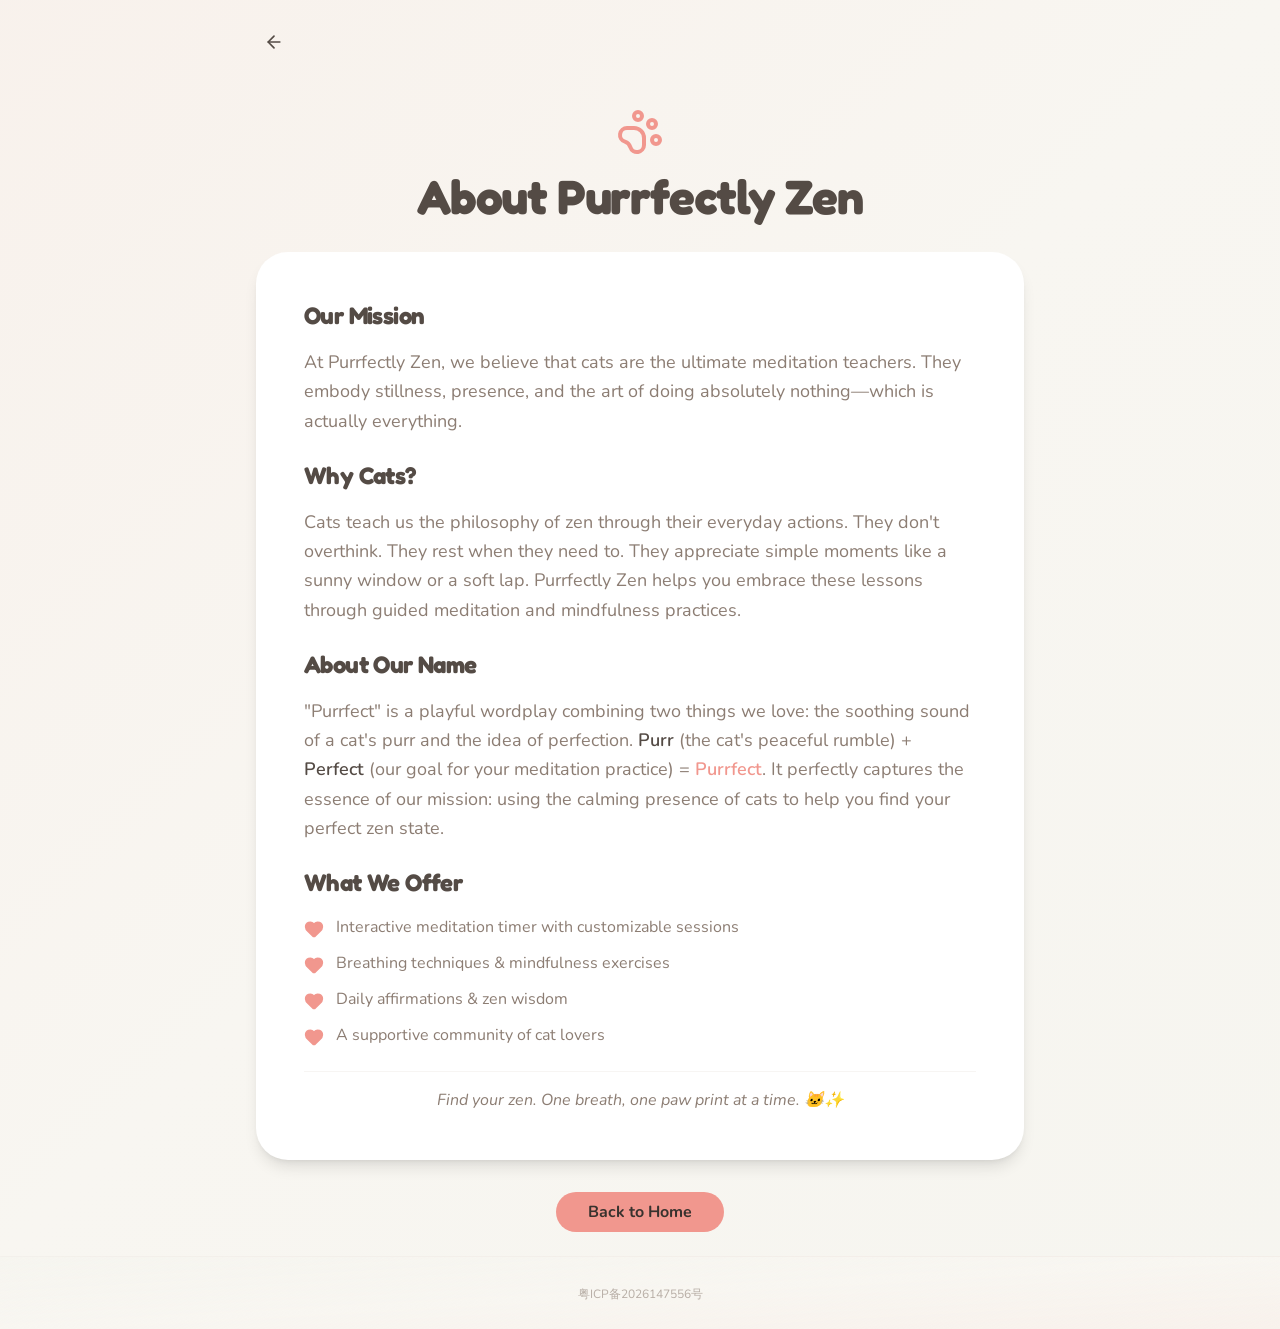
<file: Loresis/about/index.html>
<!DOCTYPE html><html lang="zh-CN"> <head><meta charset="UTF-8"><meta name="viewport" content="width=device-width, initial-scale=1.0"><meta name="description" content="Learn about our mission to help you find peace through cat-inspired meditation. Discover the team behind Purrfectly Zen."><meta name="theme-color" content="#E8A598"><link rel="icon" type="image/png" href="/Loresis/icons/icon.png"><link rel="canonical" href="/Loresis/about"><title>About Us - Purrfectly Zen</title><link rel="preconnect" href="https://fonts.googleapis.com"><link rel="preconnect" href="https://fonts.gstatic.com" crossorigin><link href="https://fonts.googleapis.com/css2?family=Fredoka:wght@300..700&family=Nunito:ital,wght@0,200..1000;1,200..1000&family=Patrick+Hand&family=ZCOOL+KuaiLe&display=swap" rel="stylesheet"><!-- Cloudflare Web Analytics --><script type="module" src="https://static.cloudflareinsights.com/beacon.min.js" data-cf-beacon="{&quot;token&quot;: &quot;8fdc8ac66e17482e95b7b1775ba1a3df&quot;}"></script><!-- End Cloudflare Web Analytics --><script type="application/ld+json">{"@context":"https://schema.org","@type":"WebApplication","name":"Purrfectly Zen","description":"Cat-inspired meditation and mindfulness application","applicationCategory":"HealthApplication","operatingSystem":"Web","offers":{"@type":"Offer","price":"0","priceCurrency":"USD"}}</script><link rel="stylesheet" href="/Loresis/_astro/about.DmIeamP1.css"></head> <body>  <style>astro-island,astro-slot,astro-static-slot{display:contents}</style><script>(()=>{var e=async t=>{await(await t())()};(self.Astro||(self.Astro={})).load=e;window.dispatchEvent(new Event("astro:load"));})();</script><script>(()=>{var A=Object.defineProperty;var g=(i,o,a)=>o in i?A(i,o,{enumerable:!0,configurable:!0,writable:!0,value:a}):i[o]=a;var d=(i,o,a)=>g(i,typeof o!="symbol"?o+"":o,a);{let i={0:t=>m(t),1:t=>a(t),2:t=>new RegExp(t),3:t=>new Date(t),4:t=>new Map(a(t)),5:t=>new Set(a(t)),6:t=>BigInt(t),7:t=>new URL(t),8:t=>new Uint8Array(t),9:t=>new Uint16Array(t),10:t=>new Uint32Array(t),11:t=>1/0*t},o=t=>{let[l,e]=t;return l in i?i[l](e):void 0},a=t=>t.map(o),m=t=>typeof t!="object"||t===null?t:Object.fromEntries(Object.entries(t).map(([l,e])=>[l,o(e)]));class y extends HTMLElement{constructor(){super(...arguments);d(this,"Component");d(this,"hydrator");d(this,"hydrate",async()=>{var b;if(!this.hydrator||!this.isConnected)return;let e=(b=this.parentElement)==null?void 0:b.closest("astro-island[ssr]");if(e){e.addEventListener("astro:hydrate",this.hydrate,{once:!0});return}let c=this.querySelectorAll("astro-slot"),n={},h=this.querySelectorAll("template[data-astro-template]");for(let r of h){let s=r.closest(this.tagName);s!=null&&s.isSameNode(this)&&(n[r.getAttribute("data-astro-template")||"default"]=r.innerHTML,r.remove())}for(let r of c){let s=r.closest(this.tagName);s!=null&&s.isSameNode(this)&&(n[r.getAttribute("name")||"default"]=r.innerHTML)}let p;try{p=this.hasAttribute("props")?m(JSON.parse(this.getAttribute("props"))):{}}catch(r){let s=this.getAttribute("component-url")||"<unknown>",v=this.getAttribute("component-export");throw v&&(s+=` (export ${v})`),console.error(`[hydrate] Error parsing props for component ${s}`,this.getAttribute("props"),r),r}let u;await this.hydrator(this)(this.Component,p,n,{client:this.getAttribute("client")}),this.removeAttribute("ssr"),this.dispatchEvent(new CustomEvent("astro:hydrate"))});d(this,"unmount",()=>{this.isConnected||this.dispatchEvent(new CustomEvent("astro:unmount"))})}disconnectedCallback(){document.removeEventListener("astro:after-swap",this.unmount),document.addEventListener("astro:after-swap",this.unmount,{once:!0})}connectedCallback(){if(!this.hasAttribute("await-children")||document.readyState==="interactive"||document.readyState==="complete")this.childrenConnectedCallback();else{let e=()=>{document.removeEventListener("DOMContentLoaded",e),c.disconnect(),this.childrenConnectedCallback()},c=new MutationObserver(()=>{var n;((n=this.lastChild)==null?void 0:n.nodeType)===Node.COMMENT_NODE&&this.lastChild.nodeValue==="astro:end"&&(this.lastChild.remove(),e())});c.observe(this,{childList:!0}),document.addEventListener("DOMContentLoaded",e)}}async childrenConnectedCallback(){let e=this.getAttribute("before-hydration-url");e&&await import(e),this.start()}async start(){let e=JSON.parse(this.getAttribute("opts")),c=this.getAttribute("client");if(Astro[c]===void 0){window.addEventListener(`astro:${c}`,()=>this.start(),{once:!0});return}try{await Astro[c](async()=>{let n=this.getAttribute("renderer-url"),[h,{default:p}]=await Promise.all([import(this.getAttribute("component-url")),n?import(n):()=>()=>{}]),u=this.getAttribute("component-export")||"default";if(!u.includes("."))this.Component=h[u];else{this.Component=h;for(let f of u.split("."))this.Component=this.Component[f]}return this.hydrator=p,this.hydrate},e,this)}catch(n){console.error(`[astro-island] Error hydrating ${this.getAttribute("component-url")}`,n)}}attributeChangedCallback(){this.hydrate()}}d(y,"observedAttributes",["props"]),customElements.get("astro-island")||customElements.define("astro-island",y)}})();</script><astro-island uid="ZRLycL" prefix="r1" component-url="/Loresis/_astro/AboutPage.CshwL9SV.js" component-export="default" renderer-url="/Loresis/_astro/client.BlZe1zq3.js" props="{}" ssr client="load" opts="{&quot;name&quot;:&quot;AboutPage&quot;,&quot;value&quot;:true}" await-children><div class="from-primary/5 via-background to-secondary/5 min-h-screen bg-gradient-to-br p-6"><div class="mx-auto max-w-3xl"><div class="mb-8" style="opacity:0;transform:translateY(-20px)"><a href="/Loresis/"><button data-testid="button-back-about" class="hover:bg-secondary/20 mb-4 rounded-full p-2 transition-colors"><svg xmlns="http://www.w3.org/2000/svg" width="24" height="24" viewBox="0 0 24 24" fill="none" stroke="currentColor" stroke-width="2" stroke-linecap="round" stroke-linejoin="round" class="lucide lucide-arrow-left h-5 w-5" aria-hidden="true"><path d="m12 19-7-7 7-7"></path><path d="M19 12H5"></path></svg></button></a></div><div class="space-y-8" style="opacity:0;transform:translateY(20px)"><div class="space-y-4 text-center"><svg xmlns="http://www.w3.org/2000/svg" width="24" height="24" viewBox="0 0 24 24" fill="none" stroke="currentColor" stroke-width="2" stroke-linecap="round" stroke-linejoin="round" class="lucide lucide-paw-print text-primary mx-auto h-12 w-12" aria-hidden="true"><circle cx="11" cy="4" r="2"></circle><circle cx="18" cy="8" r="2"></circle><circle cx="20" cy="16" r="2"></circle><path d="M9 10a5 5 0 0 1 5 5v3.5a3.5 3.5 0 0 1-6.84 1.045Q6.52 17.48 4.46 16.84A3.5 3.5 0 0 1 5.5 10Z"></path></svg><h1 class="font-heading text-foreground text-4xl font-bold md:text-5xl">About Purrfectly Zen</h1></div><div class="bg-card rounded-[2rem] border-none shadow-lg"><div class="space-y-6 p-8 md:p-12"><div class="space-y-4"><h2 class="font-heading text-foreground text-2xl font-bold">Our Mission</h2><p class="text-muted-foreground text-lg leading-relaxed">At Purrfectly Zen, we believe that cats are the ultimate meditation teachers. They embody stillness, presence, and the art of doing absolutely nothing—which is actually everything.</p></div><div class="space-y-4"><h2 class="font-heading text-foreground text-2xl font-bold">Why Cats?</h2><p class="text-muted-foreground text-lg leading-relaxed">Cats teach us the philosophy of zen through their everyday actions. They don&#x27;t overthink. They rest when they need to. They appreciate simple moments like a sunny window or a soft lap. Purrfectly Zen helps you embrace these lessons through guided meditation and mindfulness practices.</p></div><div class="space-y-4"><h2 class="font-heading text-foreground text-2xl font-bold">About Our Name</h2><p class="text-muted-foreground text-lg leading-relaxed">&quot;Purrfect&quot; is a playful wordplay combining two things we love: the soothing sound of a cat&#x27;s purr and the idea of perfection.<!-- --> <span class="text-foreground font-semibold">Purr</span> <!-- -->(the cat&#x27;s peaceful rumble) +<!-- --> <span class="text-foreground font-semibold">Perfect</span> <!-- -->(our goal for your meditation practice) =<!-- --> <span class="text-primary font-semibold">Purrfect</span>. It perfectly captures the essence of our mission: using the calming presence of cats to help you find your perfect zen state.</p></div><div class="space-y-4"><h2 class="font-heading text-foreground text-2xl font-bold">What We Offer</h2><ul class="space-y-3"><li class="flex items-start gap-3"><svg xmlns="http://www.w3.org/2000/svg" width="24" height="24" viewBox="0 0 24 24" fill="none" stroke="currentColor" stroke-width="2" stroke-linecap="round" stroke-linejoin="round" class="lucide lucide-heart text-primary mt-1 h-5 w-5 flex-shrink-0 fill-current" aria-hidden="true"><path d="M2 9.5a5.5 5.5 0 0 1 9.591-3.676.56.56 0 0 0 .818 0A5.49 5.49 0 0 1 22 9.5c0 2.29-1.5 4-3 5.5l-5.492 5.313a2 2 0 0 1-3 .019L5 15c-1.5-1.5-3-3.2-3-5.5"></path></svg><span class="text-muted-foreground">Interactive meditation timer with customizable sessions</span></li><li class="flex items-start gap-3"><svg xmlns="http://www.w3.org/2000/svg" width="24" height="24" viewBox="0 0 24 24" fill="none" stroke="currentColor" stroke-width="2" stroke-linecap="round" stroke-linejoin="round" class="lucide lucide-heart text-primary mt-1 h-5 w-5 flex-shrink-0 fill-current" aria-hidden="true"><path d="M2 9.5a5.5 5.5 0 0 1 9.591-3.676.56.56 0 0 0 .818 0A5.49 5.49 0 0 1 22 9.5c0 2.29-1.5 4-3 5.5l-5.492 5.313a2 2 0 0 1-3 .019L5 15c-1.5-1.5-3-3.2-3-5.5"></path></svg><span class="text-muted-foreground">Breathing techniques &amp; mindfulness exercises</span></li><li class="flex items-start gap-3"><svg xmlns="http://www.w3.org/2000/svg" width="24" height="24" viewBox="0 0 24 24" fill="none" stroke="currentColor" stroke-width="2" stroke-linecap="round" stroke-linejoin="round" class="lucide lucide-heart text-primary mt-1 h-5 w-5 flex-shrink-0 fill-current" aria-hidden="true"><path d="M2 9.5a5.5 5.5 0 0 1 9.591-3.676.56.56 0 0 0 .818 0A5.49 5.49 0 0 1 22 9.5c0 2.29-1.5 4-3 5.5l-5.492 5.313a2 2 0 0 1-3 .019L5 15c-1.5-1.5-3-3.2-3-5.5"></path></svg><span class="text-muted-foreground">Daily affirmations &amp; zen wisdom</span></li><li class="flex items-start gap-3"><svg xmlns="http://www.w3.org/2000/svg" width="24" height="24" viewBox="0 0 24 24" fill="none" stroke="currentColor" stroke-width="2" stroke-linecap="round" stroke-linejoin="round" class="lucide lucide-heart text-primary mt-1 h-5 w-5 flex-shrink-0 fill-current" aria-hidden="true"><path d="M2 9.5a5.5 5.5 0 0 1 9.591-3.676.56.56 0 0 0 .818 0A5.49 5.49 0 0 1 22 9.5c0 2.29-1.5 4-3 5.5l-5.492 5.313a2 2 0 0 1-3 .019L5 15c-1.5-1.5-3-3.2-3-5.5"></path></svg><span class="text-muted-foreground">A supportive community of cat lovers</span></li></ul></div><div class="border-border/40 border-t pt-4"><p class="text-muted-foreground text-center italic">Find your zen. One breath, one paw print at a time. 🐱✨</p></div></div></div><div class="text-center"><a href="/Loresis/"><button data-testid="button-back-home-about" class="bg-primary text-primary-foreground hover:bg-primary/90 rounded-full px-8 py-2 font-bold">Back to Home</button></a></div></div></div></div><!--astro:end--></astro-island>  <footer class="from-secondary/5 via-background to-primary/5 border-border/40 relative border-t bg-gradient-to-br px-6 py-6 text-center"> <a href="https://beian.miit.gov.cn/" target="_blank" rel="noreferrer" class="text-muted-foreground/60 hover:text-primary text-xs transition-colors"> 粤ICP备2026147556号 </a> </footer> </body></html>
</file>
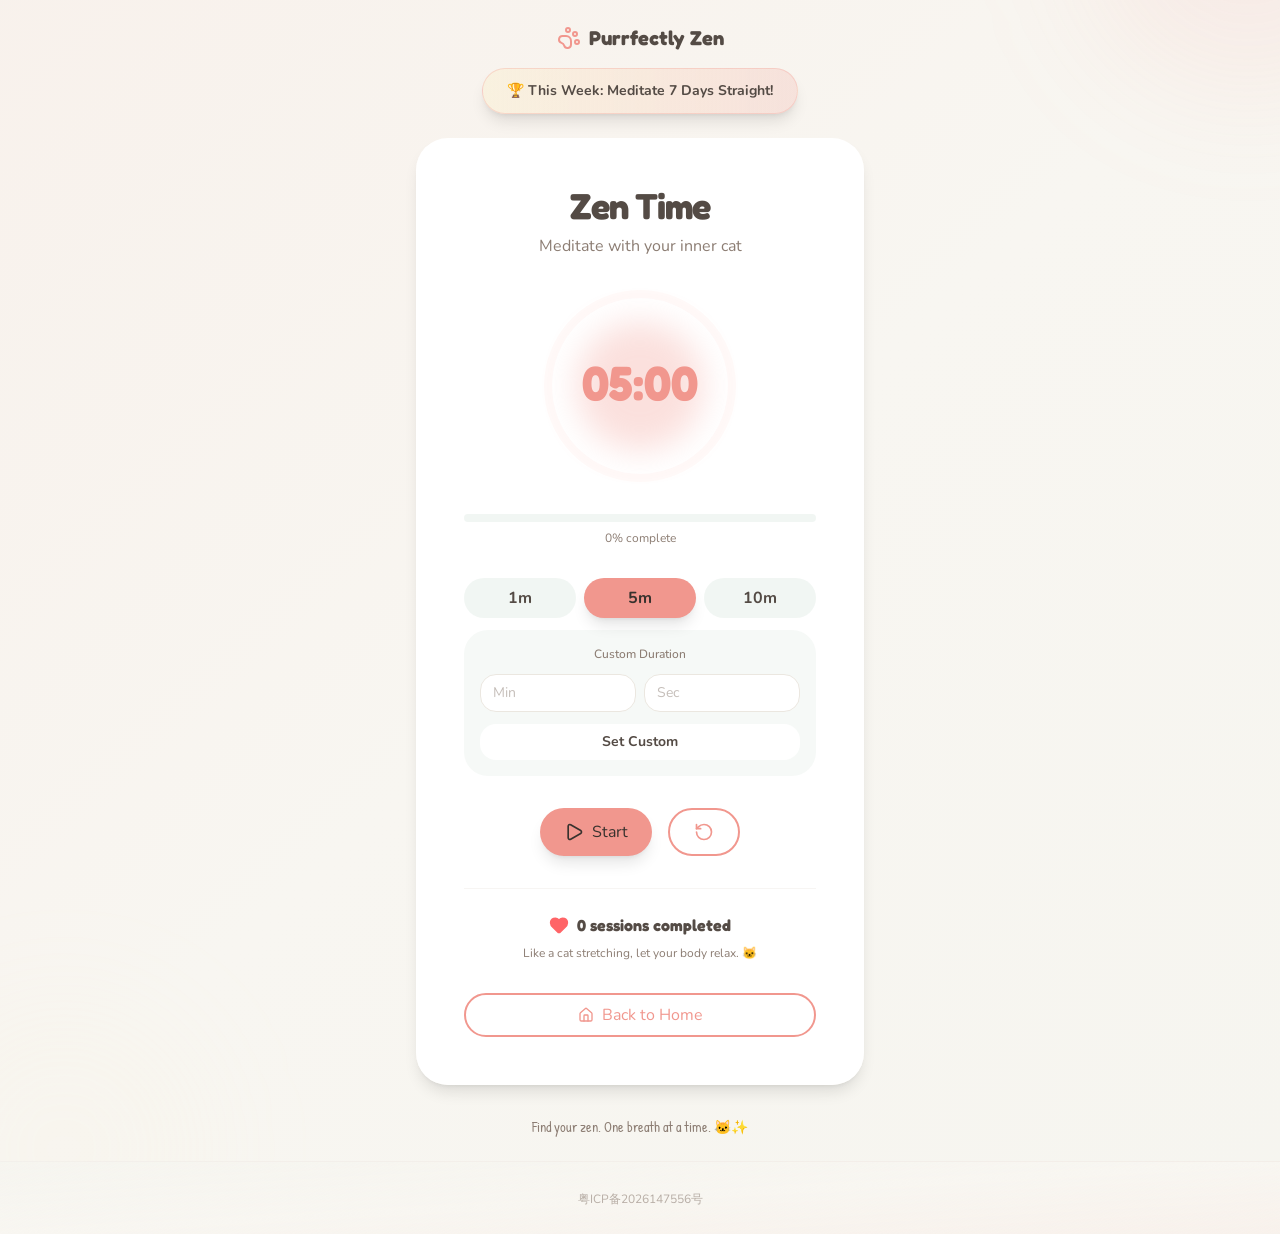
<file: Loresis/app/index.html>
<!DOCTYPE html><html lang="zh-CN"> <head><meta charset="UTF-8"><meta name="viewport" content="width=device-width, initial-scale=1.0"><meta name="description" content="Start your meditation with our interactive breathing timer. Guided sessions with calming animations to help you find your zen."><meta name="theme-color" content="#E8A598"><link rel="icon" type="image/png" href="/Loresis/icons/icon.png"><link rel="canonical" href="/Loresis/app"><title>Meditation Timer - Purrfectly Zen</title><link rel="preconnect" href="https://fonts.googleapis.com"><link rel="preconnect" href="https://fonts.gstatic.com" crossorigin><link href="https://fonts.googleapis.com/css2?family=Fredoka:wght@300..700&family=Nunito:ital,wght@0,200..1000;1,200..1000&family=Patrick+Hand&family=ZCOOL+KuaiLe&display=swap" rel="stylesheet"><!-- Cloudflare Web Analytics --><script type="module" src="https://static.cloudflareinsights.com/beacon.min.js" data-cf-beacon="{&quot;token&quot;: &quot;8fdc8ac66e17482e95b7b1775ba1a3df&quot;}"></script><!-- End Cloudflare Web Analytics --><script type="application/ld+json">{"@context":"https://schema.org","@type":"WebApplication","name":"Purrfectly Zen","description":"Cat-inspired meditation and mindfulness application","applicationCategory":"HealthApplication","operatingSystem":"Web","offers":{"@type":"Offer","price":"0","priceCurrency":"USD"}}</script><link rel="stylesheet" href="/Loresis/_astro/about.DmIeamP1.css"></head> <body>  <style>astro-island,astro-slot,astro-static-slot{display:contents}</style><script>(()=>{var e=async t=>{await(await t())()};(self.Astro||(self.Astro={})).load=e;window.dispatchEvent(new Event("astro:load"));})();</script><script>(()=>{var A=Object.defineProperty;var g=(i,o,a)=>o in i?A(i,o,{enumerable:!0,configurable:!0,writable:!0,value:a}):i[o]=a;var d=(i,o,a)=>g(i,typeof o!="symbol"?o+"":o,a);{let i={0:t=>m(t),1:t=>a(t),2:t=>new RegExp(t),3:t=>new Date(t),4:t=>new Map(a(t)),5:t=>new Set(a(t)),6:t=>BigInt(t),7:t=>new URL(t),8:t=>new Uint8Array(t),9:t=>new Uint16Array(t),10:t=>new Uint32Array(t),11:t=>1/0*t},o=t=>{let[l,e]=t;return l in i?i[l](e):void 0},a=t=>t.map(o),m=t=>typeof t!="object"||t===null?t:Object.fromEntries(Object.entries(t).map(([l,e])=>[l,o(e)]));class y extends HTMLElement{constructor(){super(...arguments);d(this,"Component");d(this,"hydrator");d(this,"hydrate",async()=>{var b;if(!this.hydrator||!this.isConnected)return;let e=(b=this.parentElement)==null?void 0:b.closest("astro-island[ssr]");if(e){e.addEventListener("astro:hydrate",this.hydrate,{once:!0});return}let c=this.querySelectorAll("astro-slot"),n={},h=this.querySelectorAll("template[data-astro-template]");for(let r of h){let s=r.closest(this.tagName);s!=null&&s.isSameNode(this)&&(n[r.getAttribute("data-astro-template")||"default"]=r.innerHTML,r.remove())}for(let r of c){let s=r.closest(this.tagName);s!=null&&s.isSameNode(this)&&(n[r.getAttribute("name")||"default"]=r.innerHTML)}let p;try{p=this.hasAttribute("props")?m(JSON.parse(this.getAttribute("props"))):{}}catch(r){let s=this.getAttribute("component-url")||"<unknown>",v=this.getAttribute("component-export");throw v&&(s+=` (export ${v})`),console.error(`[hydrate] Error parsing props for component ${s}`,this.getAttribute("props"),r),r}let u;await this.hydrator(this)(this.Component,p,n,{client:this.getAttribute("client")}),this.removeAttribute("ssr"),this.dispatchEvent(new CustomEvent("astro:hydrate"))});d(this,"unmount",()=>{this.isConnected||this.dispatchEvent(new CustomEvent("astro:unmount"))})}disconnectedCallback(){document.removeEventListener("astro:after-swap",this.unmount),document.addEventListener("astro:after-swap",this.unmount,{once:!0})}connectedCallback(){if(!this.hasAttribute("await-children")||document.readyState==="interactive"||document.readyState==="complete")this.childrenConnectedCallback();else{let e=()=>{document.removeEventListener("DOMContentLoaded",e),c.disconnect(),this.childrenConnectedCallback()},c=new MutationObserver(()=>{var n;((n=this.lastChild)==null?void 0:n.nodeType)===Node.COMMENT_NODE&&this.lastChild.nodeValue==="astro:end"&&(this.lastChild.remove(),e())});c.observe(this,{childList:!0}),document.addEventListener("DOMContentLoaded",e)}}async childrenConnectedCallback(){let e=this.getAttribute("before-hydration-url");e&&await import(e),this.start()}async start(){let e=JSON.parse(this.getAttribute("opts")),c=this.getAttribute("client");if(Astro[c]===void 0){window.addEventListener(`astro:${c}`,()=>this.start(),{once:!0});return}try{await Astro[c](async()=>{let n=this.getAttribute("renderer-url"),[h,{default:p}]=await Promise.all([import(this.getAttribute("component-url")),n?import(n):()=>()=>{}]),u=this.getAttribute("component-export")||"default";if(!u.includes("."))this.Component=h[u];else{this.Component=h;for(let f of u.split("."))this.Component=this.Component[f]}return this.hydrator=p,this.hydrate},e,this)}catch(n){console.error(`[astro-island] Error hydrating ${this.getAttribute("component-url")}`,n)}}attributeChangedCallback(){this.hydrate()}}d(y,"observedAttributes",["props"]),customElements.get("astro-island")||customElements.define("astro-island",y)}})();</script><astro-island uid="16yGSq" prefix="r1" component-url="/Loresis/_astro/ZenApp.X2RF3pkp.js" component-export="default" renderer-url="/Loresis/_astro/client.BlZe1zq3.js" props="{}" ssr client="load" opts="{&quot;name&quot;:&quot;ZenApp&quot;,&quot;value&quot;:true}" await-children><div class="from-primary/5 via-background to-secondary/5 relative flex min-h-screen flex-col items-center justify-center overflow-hidden bg-gradient-to-br p-6"><div class="bg-primary/10 absolute top-[-20%] right-[-10%] h-80 w-80 rounded-full blur-3xl"></div><div class="bg-accent/10 absolute bottom-[-10%] left-[-5%] h-64 w-64 rounded-full blur-3xl"></div><div class="mb-4 flex items-center gap-2" style="opacity:0;transform:translateY(-20px)"><svg xmlns="http://www.w3.org/2000/svg" width="24" height="24" viewBox="0 0 24 24" fill="none" stroke="currentColor" stroke-width="2" stroke-linecap="round" stroke-linejoin="round" class="lucide lucide-paw-print text-primary h-6 w-6" aria-hidden="true"><circle cx="11" cy="4" r="2"></circle><circle cx="18" cy="8" r="2"></circle><circle cx="20" cy="16" r="2"></circle><path d="M9 10a5 5 0 0 1 5 5v3.5a3.5 3.5 0 0 1-6.84 1.045Q6.52 17.48 4.46 16.84A3.5 3.5 0 0 1 5.5 10Z"></path></svg><span class="font-heading text-foreground text-xl font-bold">Purrfectly Zen</span></div><div class="from-accent/50 to-primary/20 border-primary/30 mb-6 rounded-full border bg-gradient-to-r px-6 py-3 shadow-lg" data-testid="banner-weekly-challenge" style="opacity:0;transform:translateY(-10px)"><p class="text-foreground text-center text-sm font-bold">🏆 This Week: Meditate 7 Days Straight!</p></div><div class="w-full max-w-md" style="opacity:0;transform:scale(0.9)"><div class="bg-card/95 overflow-hidden rounded-[2rem] border-none shadow-lg backdrop-blur-xl transition-shadow hover:shadow-xl"><div class="flex flex-col items-center gap-8 p-12"><div class="space-y-2 text-center"><h1 class="font-heading text-foreground text-4xl font-bold">Zen Time</h1><p class="text-muted-foreground">Meditate with your inner cat</p></div><div class="relative flex h-48 w-48 items-center justify-center"><div class="border-primary/20 absolute h-full w-full rounded-full border-8"></div><div class="bg-primary/30 absolute h-32 w-32 rounded-full blur-lg"></div><div class="relative z-10 text-center"><div class="font-heading text-primary text-5xl font-bold">05:00</div><div class="text-muted-foreground font-hand mt-2 text-sm"></div></div></div><div class="w-full space-y-2"><div class="bg-secondary/30 h-2 overflow-hidden rounded-full"><div class="from-primary to-accent h-full bg-gradient-to-r" style="width:0px"></div></div><div class="text-muted-foreground text-center text-xs">0<!-- -->% complete</div></div><div class="w-full space-y-3"><div class="grid w-full grid-cols-3 gap-2"><button data-testid="button-session-1" class="rounded-xl px-3 py-2 font-bold transition-all bg-secondary/30 text-foreground hover:bg-secondary/50" tabindex="0">1<!-- -->m</button><button data-testid="button-session-5" class="rounded-xl px-3 py-2 font-bold transition-all bg-primary text-primary-foreground shadow-lg" tabindex="0">5<!-- -->m</button><button data-testid="button-session-10" class="rounded-xl px-3 py-2 font-bold transition-all bg-secondary/30 text-foreground hover:bg-secondary/50" tabindex="0">10<!-- -->m</button></div><div class="bg-secondary/20 space-y-3 rounded-xl p-4"><p class="text-muted-foreground text-center text-xs font-medium">Custom Duration</p><div class="flex gap-2"><input type="number" min="0" max="99" placeholder="Min" data-testid="input-custom-minutes" class="bg-card border-border text-foreground placeholder:text-muted-foreground/50 focus:ring-primary/50 flex-1 rounded-lg border px-3 py-2 text-sm focus:ring-2 focus:outline-none" value=""/><input type="number" min="0" max="59" placeholder="Sec" data-testid="input-custom-seconds" class="bg-card border-border text-foreground placeholder:text-muted-foreground/50 focus:ring-primary/50 flex-1 rounded-lg border px-3 py-2 text-sm focus:ring-2 focus:outline-none" value=""/></div><button data-testid="button-set-custom" class="w-full rounded-lg px-3 py-2 text-sm font-bold transition-all bg-card hover:bg-card/80 text-foreground" tabindex="0">Set Custom</button></div></div><div class="flex w-full justify-center gap-4"><div tabindex="0"><button data-testid="button-toggle-session" class="bg-primary text-primary-foreground hover:bg-primary/90 flex items-center gap-2 rounded-full px-6 py-3 shadow-lg"><svg xmlns="http://www.w3.org/2000/svg" width="24" height="24" viewBox="0 0 24 24" fill="none" stroke="currentColor" stroke-width="2" stroke-linecap="round" stroke-linejoin="round" class="lucide lucide-play h-5 w-5" aria-hidden="true"><path d="M5 5a2 2 0 0 1 3.008-1.728l11.997 6.998a2 2 0 0 1 .003 3.458l-12 7A2 2 0 0 1 5 19z"></path></svg>Start</button></div><div tabindex="0"><button data-testid="button-reset-session" class="border-primary text-primary hover:bg-primary/10 rounded-full border-2 px-6 py-3 transition-colors"><svg xmlns="http://www.w3.org/2000/svg" width="24" height="24" viewBox="0 0 24 24" fill="none" stroke="currentColor" stroke-width="2" stroke-linecap="round" stroke-linejoin="round" class="lucide lucide-rotate-ccw h-5 w-5" aria-hidden="true"><path d="M3 12a9 9 0 1 0 9-9 9.75 9.75 0 0 0-6.74 2.74L3 8"></path><path d="M3 3v5h5"></path></svg></button></div></div><div class="border-border/40 w-full border-t pt-6"><div class="text-center"><div class="flex items-center justify-center gap-2" style="opacity:0"><svg xmlns="http://www.w3.org/2000/svg" width="24" height="24" viewBox="0 0 24 24" fill="none" stroke="currentColor" stroke-width="2" stroke-linecap="round" stroke-linejoin="round" class="lucide lucide-heart h-5 w-5 fill-current text-red-400" aria-hidden="true"><path d="M2 9.5a5.5 5.5 0 0 1 9.591-3.676.56.56 0 0 0 .818 0A5.49 5.49 0 0 1 22 9.5c0 2.29-1.5 4-3 5.5l-5.492 5.313a2 2 0 0 1-3 .019L5 15c-1.5-1.5-3-3.2-3-5.5"></path></svg><span class="font-heading text-foreground font-bold">0<!-- --> sessions completed</span></div><p class="text-muted-foreground mt-2 text-xs">Like a cat stretching, let your body relax. 🐱</p></div></div><div class="w-full" tabindex="0"><a href="/Loresis/"><button data-testid="button-back-home" class="border-primary text-primary hover:bg-primary/10 flex w-full items-center justify-center gap-2 rounded-full border-2 px-6 py-2 transition-colors"><svg xmlns="http://www.w3.org/2000/svg" width="24" height="24" viewBox="0 0 24 24" fill="none" stroke="currentColor" stroke-width="2" stroke-linecap="round" stroke-linejoin="round" class="lucide lucide-house h-4 w-4" aria-hidden="true"><path d="M15 21v-8a1 1 0 0 0-1-1h-4a1 1 0 0 0-1 1v8"></path><path d="M3 10a2 2 0 0 1 .709-1.528l7-6a2 2 0 0 1 2.582 0l7 6A2 2 0 0 1 21 10v9a2 2 0 0 1-2 2H5a2 2 0 0 1-2-2z"></path></svg>Back to Home</button></a></div></div></div></div><div class="text-muted-foreground font-hand mt-8 text-center text-sm" style="opacity:0">Find your zen. One breath at a time. 🐱✨</div></div><!--astro:end--></astro-island>  <footer class="from-secondary/5 via-background to-primary/5 border-border/40 relative border-t bg-gradient-to-br px-6 py-6 text-center"> <a href="https://beian.miit.gov.cn/" target="_blank" rel="noreferrer" class="text-muted-foreground/60 hover:text-primary text-xs transition-colors"> 粤ICP备2026147556号 </a> </footer> </body></html>
</file>
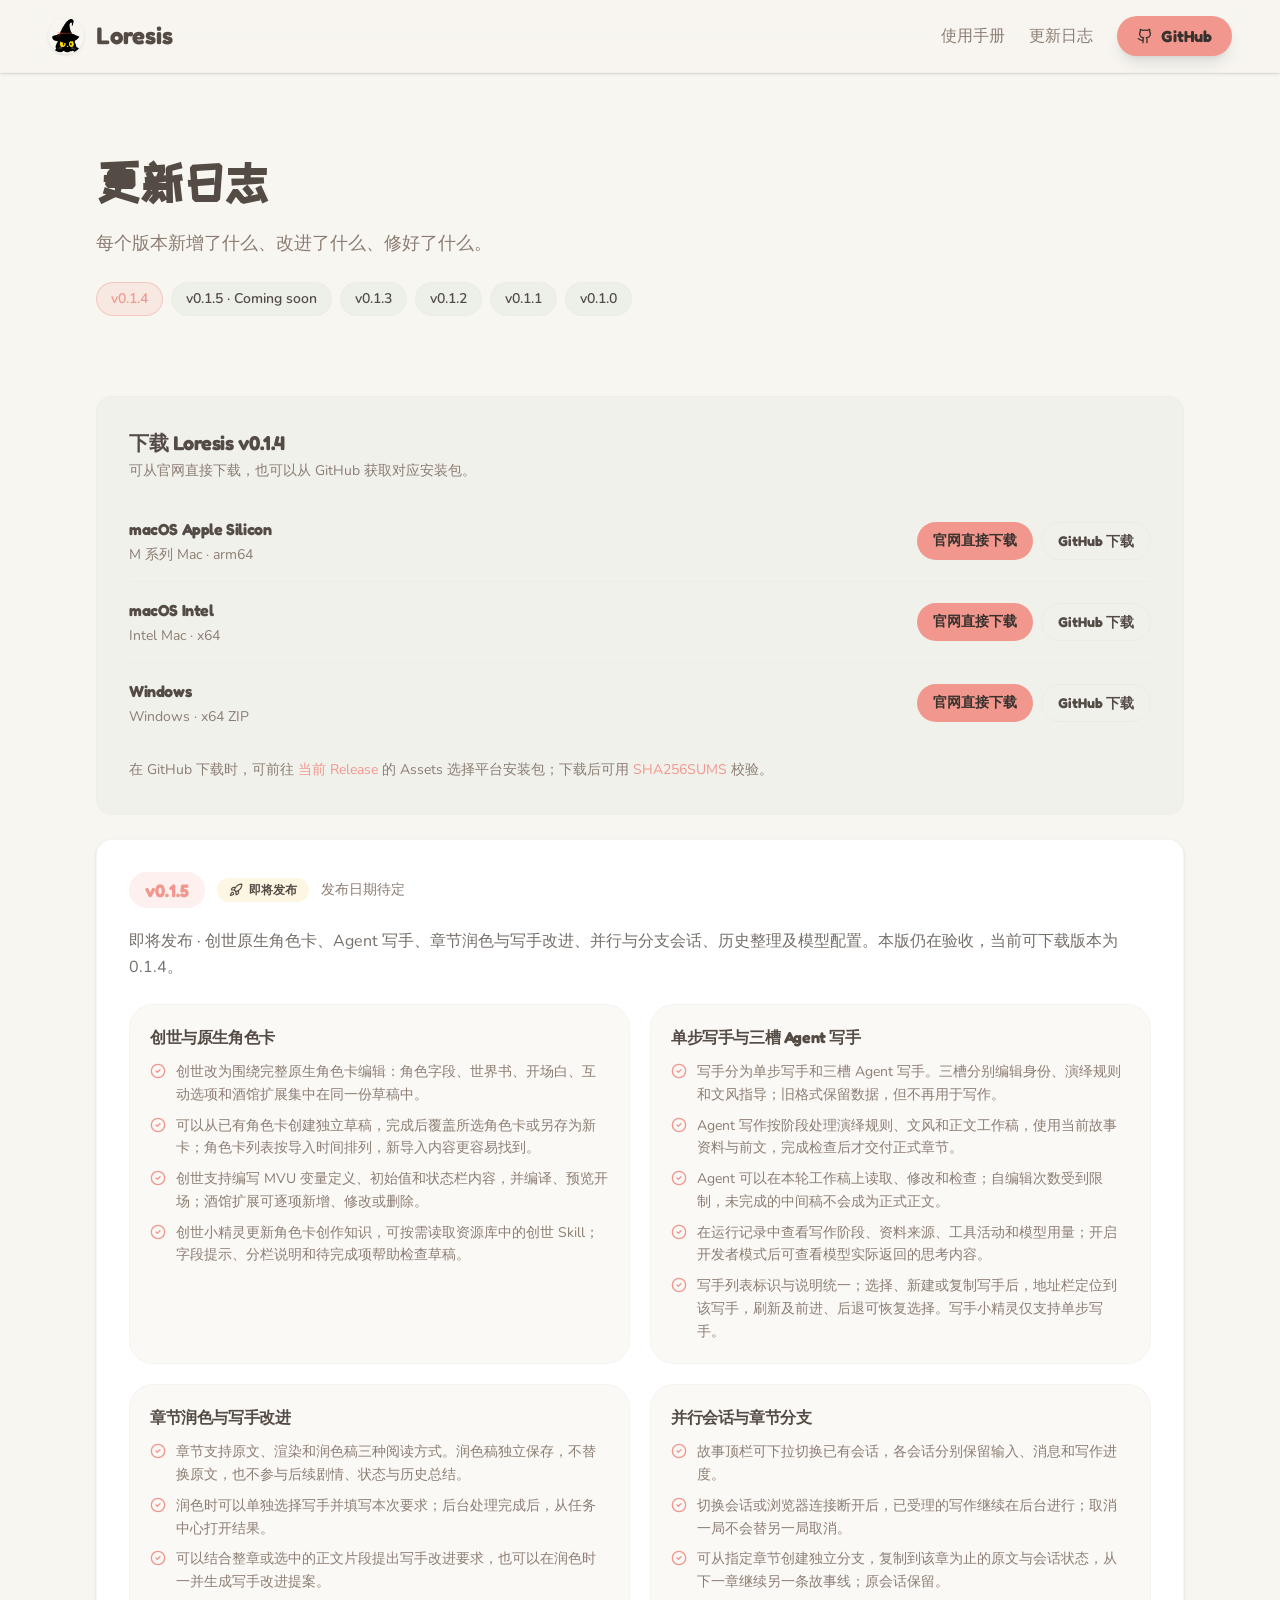
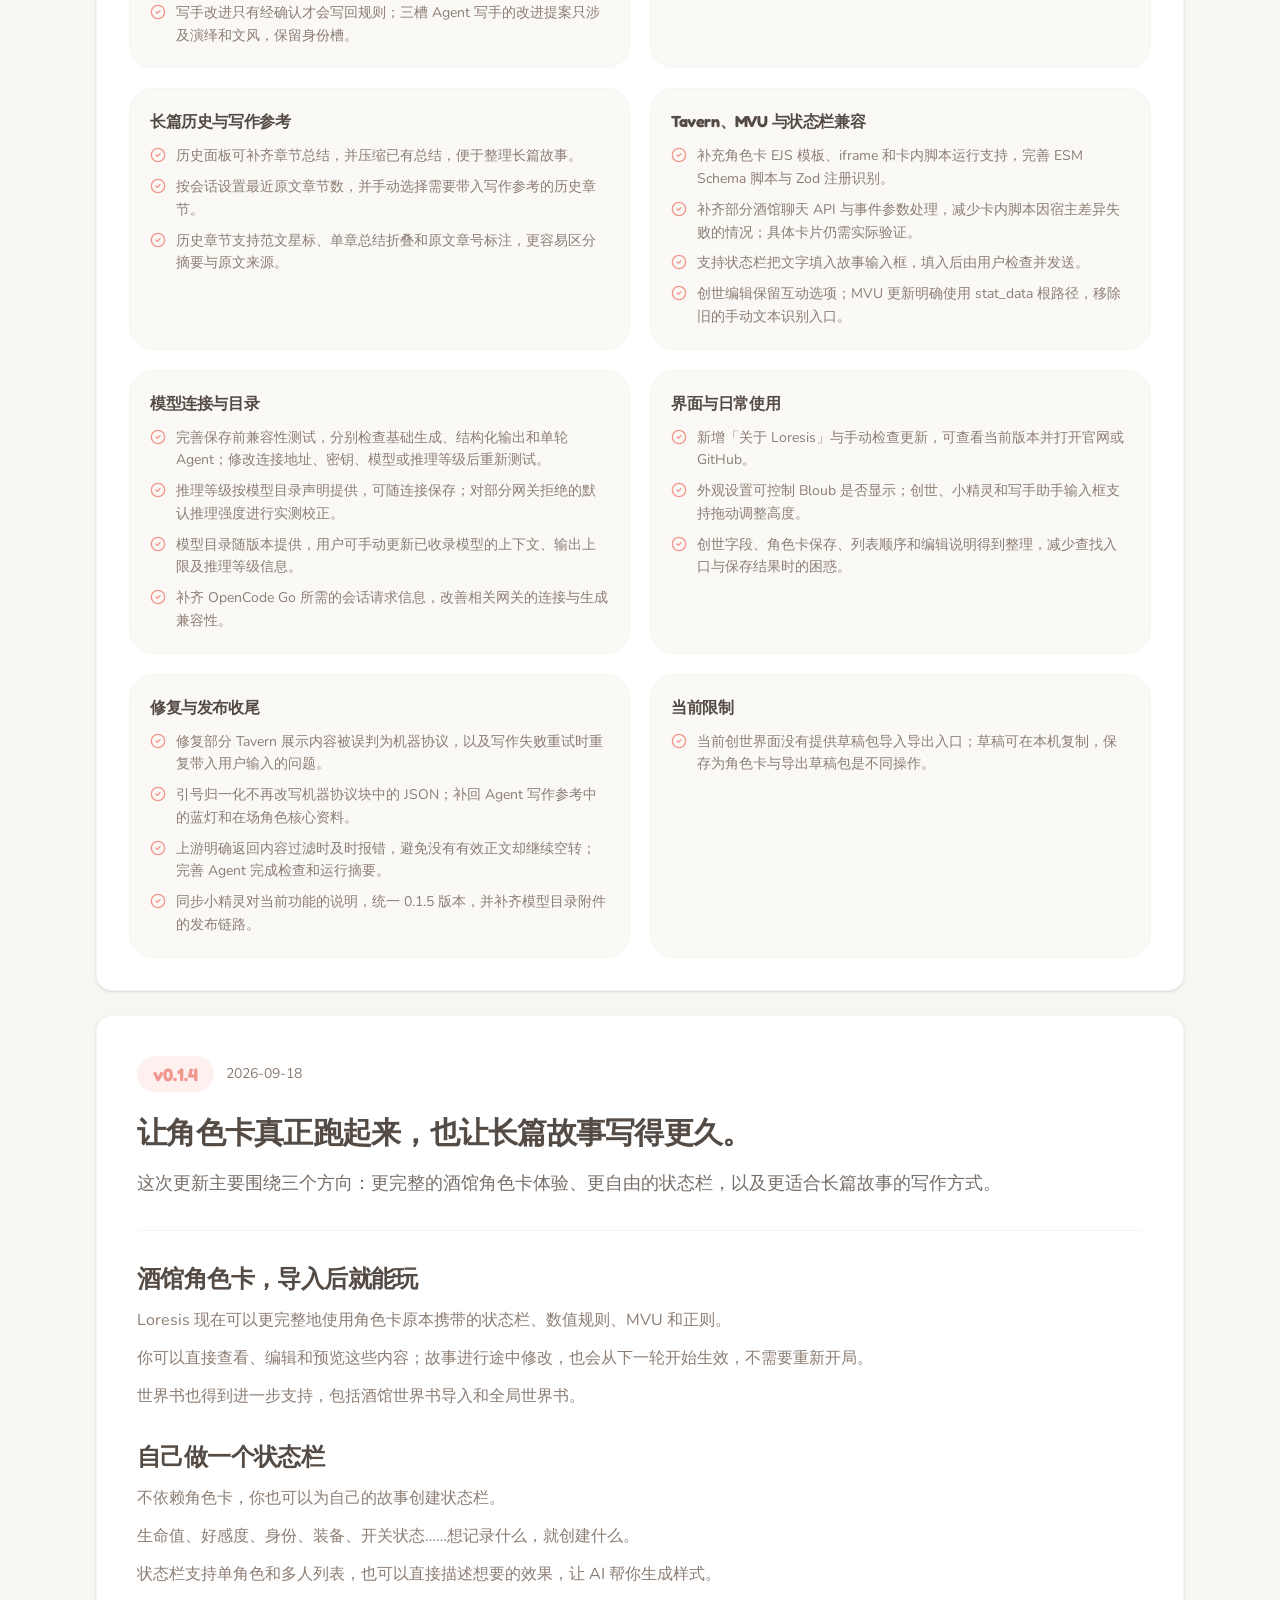
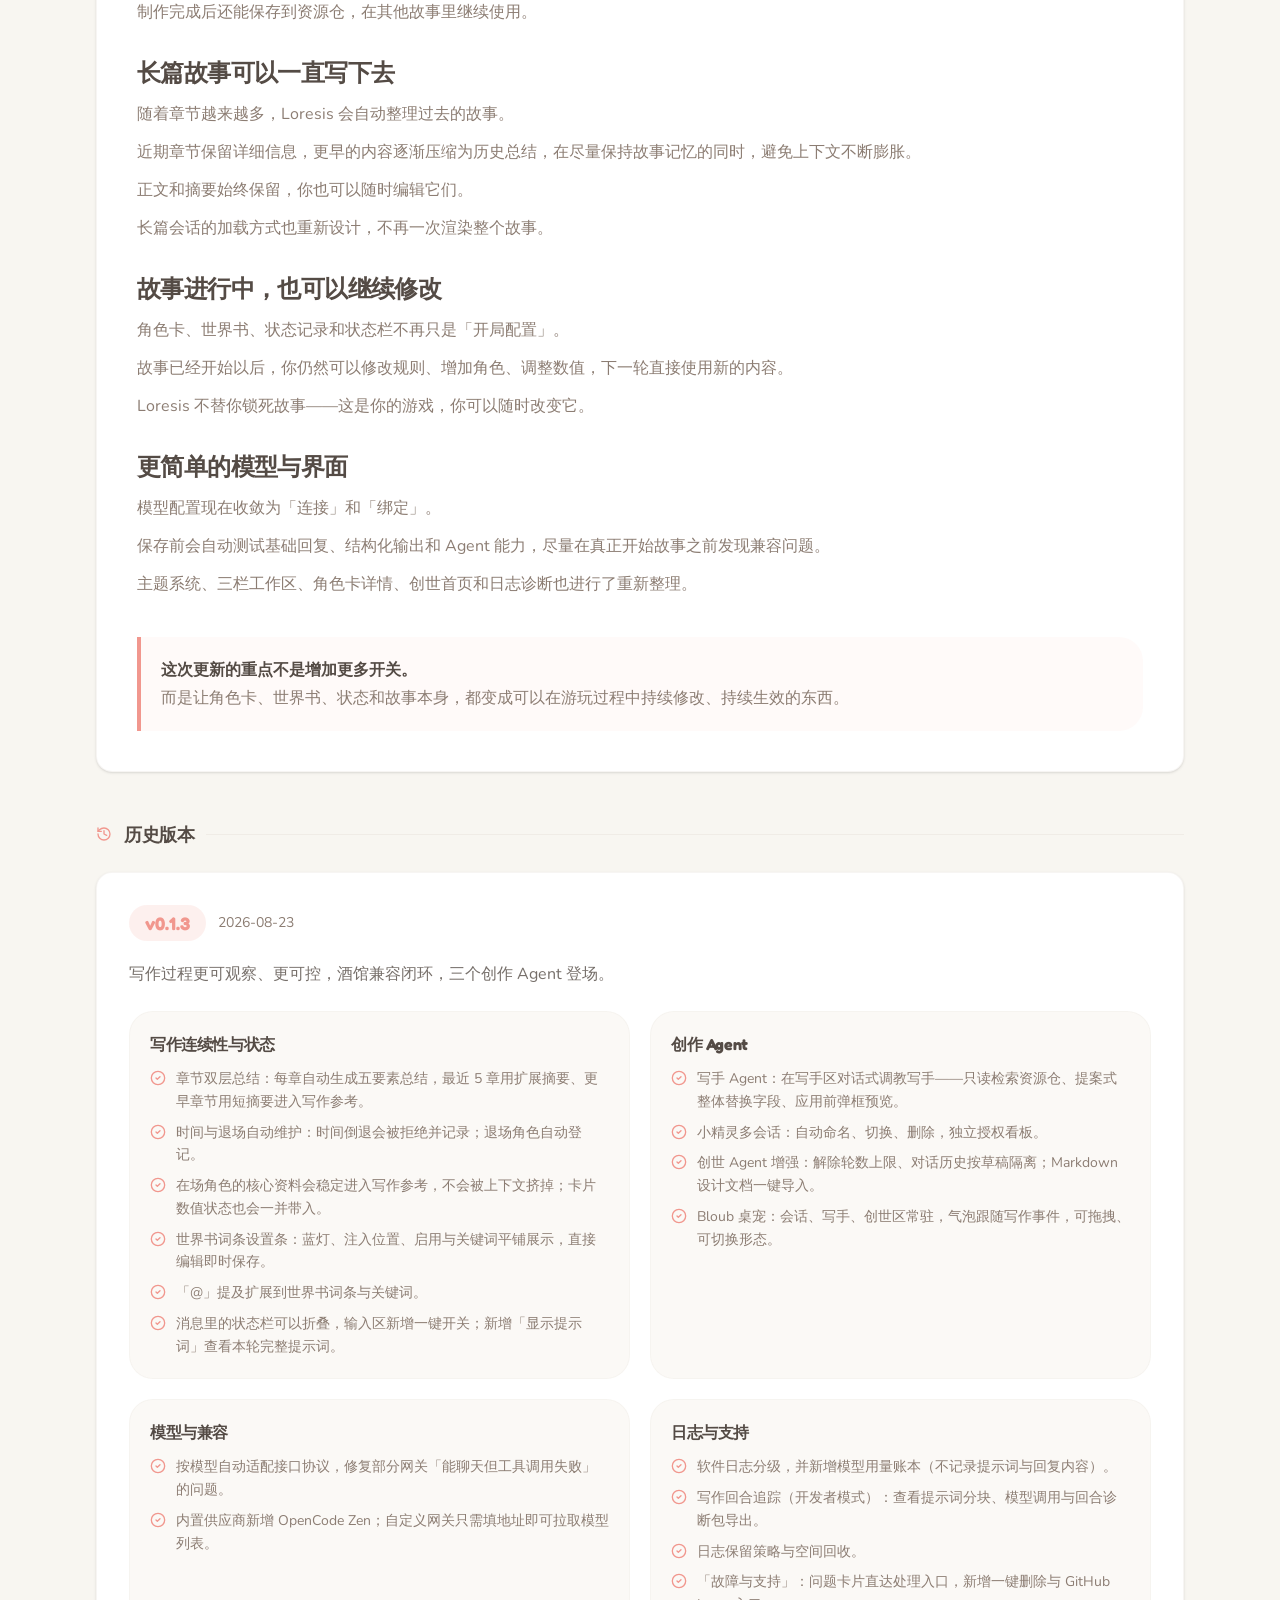
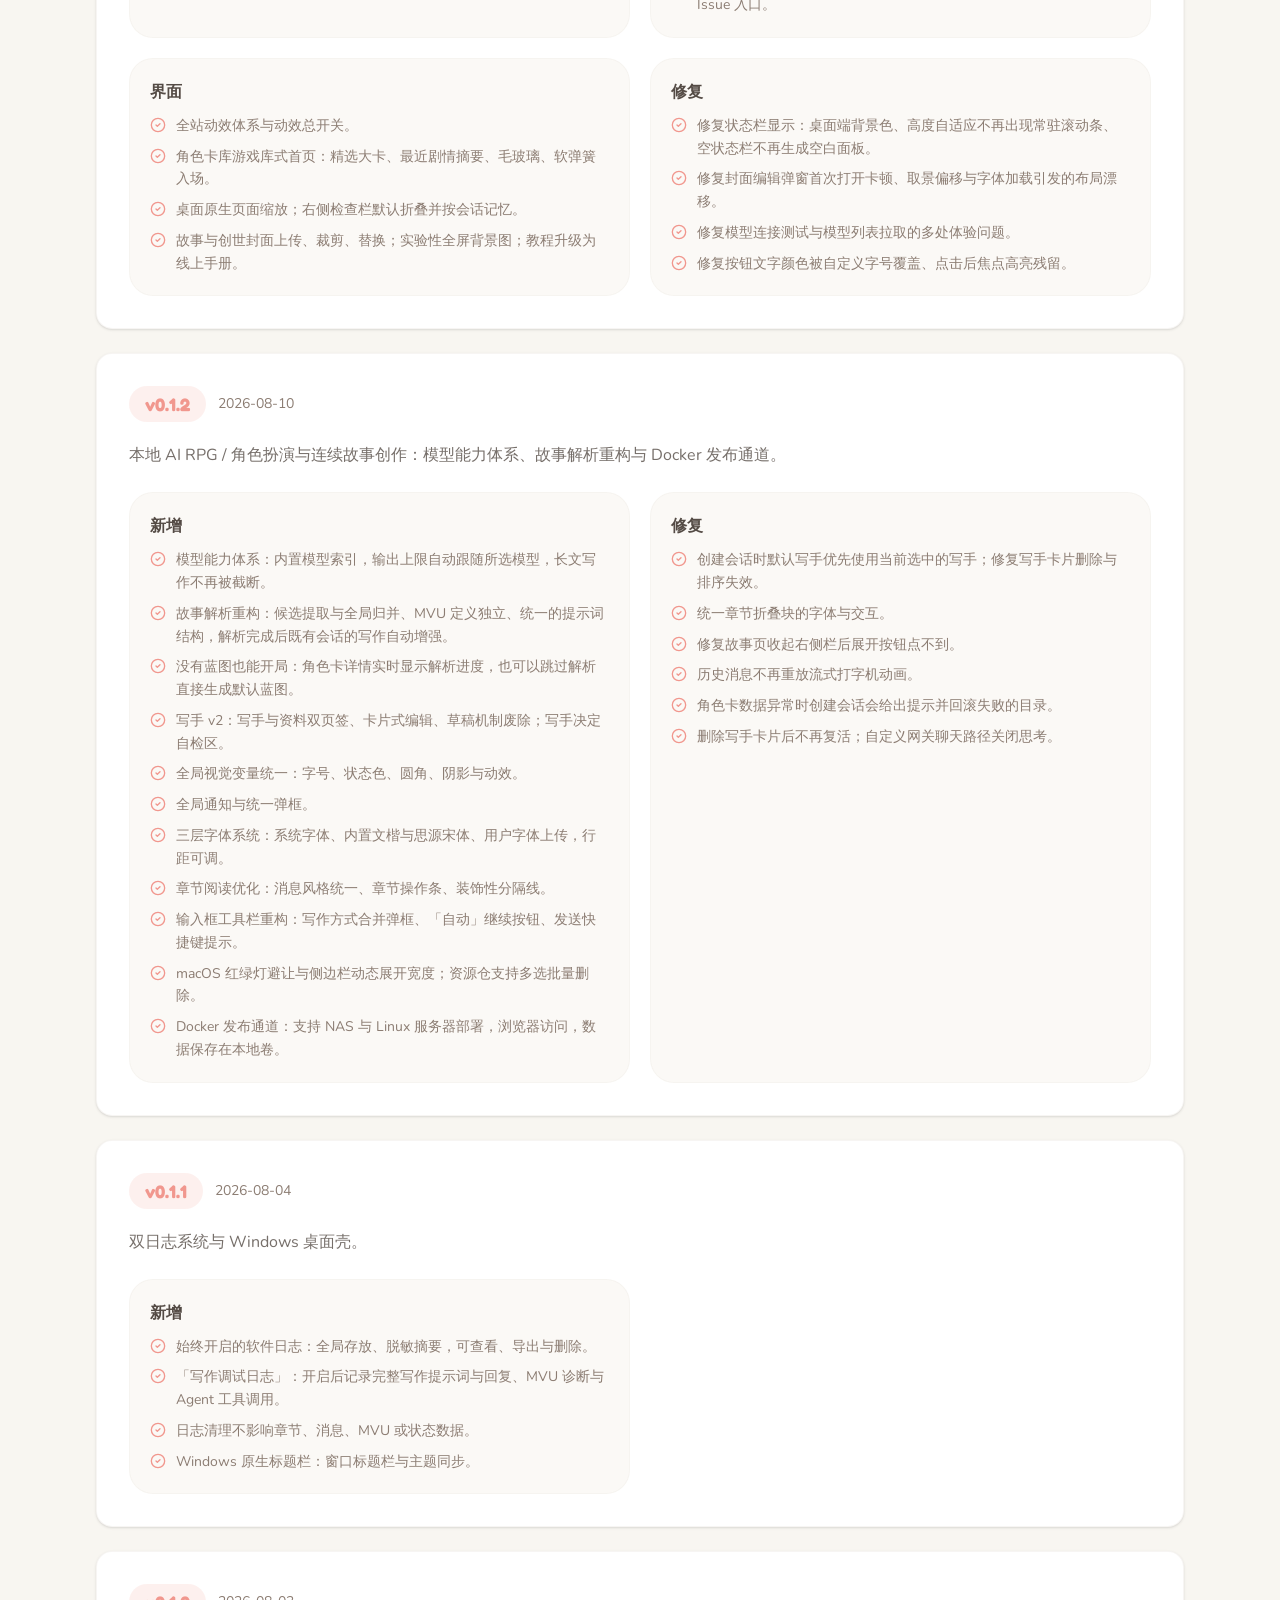
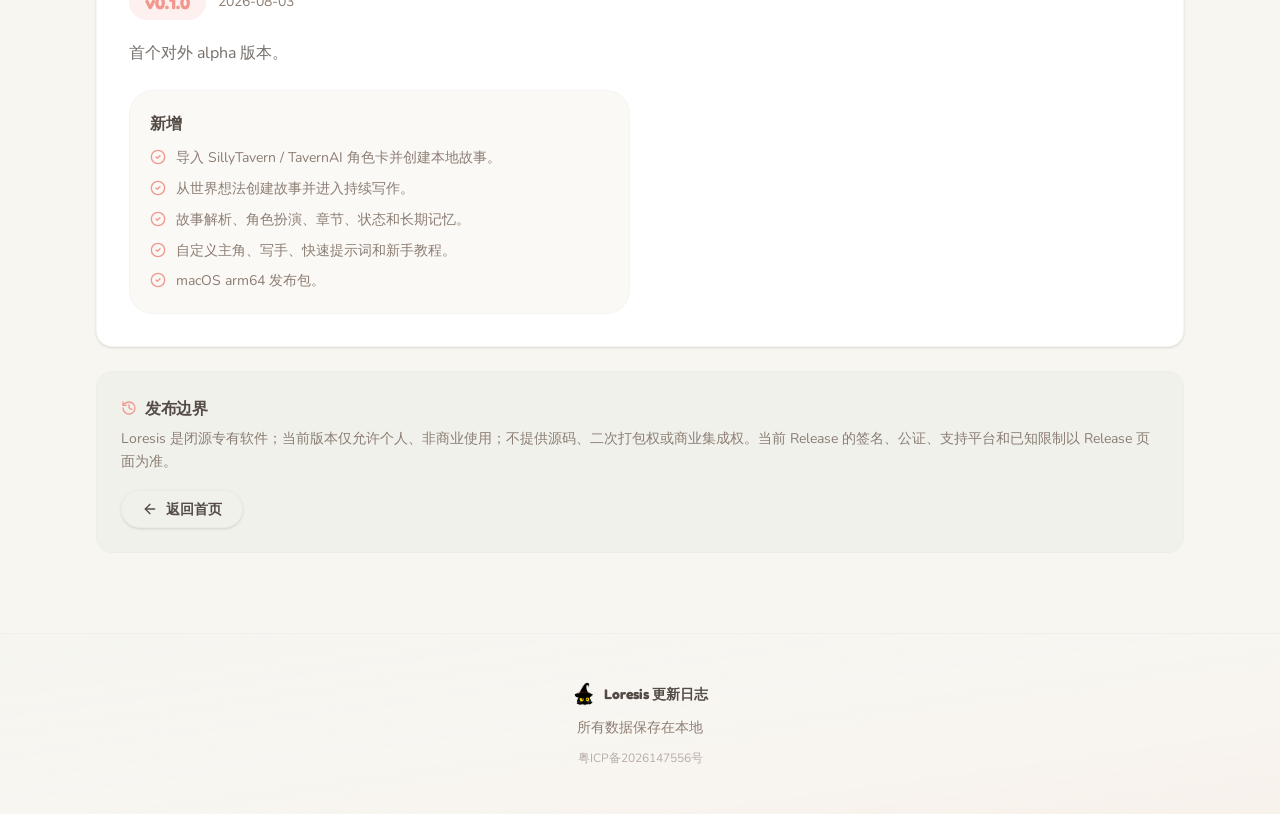
<file: Loresis/changelog/index.html>
<!DOCTYPE html><html lang="zh-CN"> <head><meta charset="UTF-8"><meta name="viewport" content="width=device-width, initial-scale=1.0"><meta name="description" content="Loresis 每个版本的用户可见变化：新增功能、改进与修复。"><meta name="theme-color" content="#E8A598"><link rel="icon" type="image/png" href="/Loresis/icons/icon.png"><link rel="canonical" href="/Loresis/changelog"><title>更新日志 - Loresis</title><link rel="preconnect" href="https://fonts.googleapis.com"><link rel="preconnect" href="https://fonts.gstatic.com" crossorigin><link href="https://fonts.googleapis.com/css2?family=Fredoka:wght@300..700&family=Nunito:ital,wght@0,200..1000;1,200..1000&family=Patrick+Hand&family=ZCOOL+KuaiLe&display=swap" rel="stylesheet"><!-- Cloudflare Web Analytics --><script type="module" src="https://static.cloudflareinsights.com/beacon.min.js" data-cf-beacon="{&quot;token&quot;: &quot;8fdc8ac66e17482e95b7b1775ba1a3df&quot;}"></script><!-- End Cloudflare Web Analytics --><script type="application/ld+json">{"@context":"https://schema.org","@type":"WebApplication","name":"Purrfectly Zen","description":"Cat-inspired meditation and mindfulness application","applicationCategory":"HealthApplication","operatingSystem":"Web","offers":{"@type":"Offer","price":"0","priceCurrency":"USD"}}</script><link rel="stylesheet" href="/Loresis/_astro/about.DmIeamP1.css"></head> <body>  <style>astro-island,astro-slot,astro-static-slot{display:contents}</style><script>(()=>{var e=async t=>{await(await t())()};(self.Astro||(self.Astro={})).load=e;window.dispatchEvent(new Event("astro:load"));})();</script><script>(()=>{var A=Object.defineProperty;var g=(i,o,a)=>o in i?A(i,o,{enumerable:!0,configurable:!0,writable:!0,value:a}):i[o]=a;var d=(i,o,a)=>g(i,typeof o!="symbol"?o+"":o,a);{let i={0:t=>m(t),1:t=>a(t),2:t=>new RegExp(t),3:t=>new Date(t),4:t=>new Map(a(t)),5:t=>new Set(a(t)),6:t=>BigInt(t),7:t=>new URL(t),8:t=>new Uint8Array(t),9:t=>new Uint16Array(t),10:t=>new Uint32Array(t),11:t=>1/0*t},o=t=>{let[l,e]=t;return l in i?i[l](e):void 0},a=t=>t.map(o),m=t=>typeof t!="object"||t===null?t:Object.fromEntries(Object.entries(t).map(([l,e])=>[l,o(e)]));class y extends HTMLElement{constructor(){super(...arguments);d(this,"Component");d(this,"hydrator");d(this,"hydrate",async()=>{var b;if(!this.hydrator||!this.isConnected)return;let e=(b=this.parentElement)==null?void 0:b.closest("astro-island[ssr]");if(e){e.addEventListener("astro:hydrate",this.hydrate,{once:!0});return}let c=this.querySelectorAll("astro-slot"),n={},h=this.querySelectorAll("template[data-astro-template]");for(let r of h){let s=r.closest(this.tagName);s!=null&&s.isSameNode(this)&&(n[r.getAttribute("data-astro-template")||"default"]=r.innerHTML,r.remove())}for(let r of c){let s=r.closest(this.tagName);s!=null&&s.isSameNode(this)&&(n[r.getAttribute("name")||"default"]=r.innerHTML)}let p;try{p=this.hasAttribute("props")?m(JSON.parse(this.getAttribute("props"))):{}}catch(r){let s=this.getAttribute("component-url")||"<unknown>",v=this.getAttribute("component-export");throw v&&(s+=` (export ${v})`),console.error(`[hydrate] Error parsing props for component ${s}`,this.getAttribute("props"),r),r}let u;await this.hydrator(this)(this.Component,p,n,{client:this.getAttribute("client")}),this.removeAttribute("ssr"),this.dispatchEvent(new CustomEvent("astro:hydrate"))});d(this,"unmount",()=>{this.isConnected||this.dispatchEvent(new CustomEvent("astro:unmount"))})}disconnectedCallback(){document.removeEventListener("astro:after-swap",this.unmount),document.addEventListener("astro:after-swap",this.unmount,{once:!0})}connectedCallback(){if(!this.hasAttribute("await-children")||document.readyState==="interactive"||document.readyState==="complete")this.childrenConnectedCallback();else{let e=()=>{document.removeEventListener("DOMContentLoaded",e),c.disconnect(),this.childrenConnectedCallback()},c=new MutationObserver(()=>{var n;((n=this.lastChild)==null?void 0:n.nodeType)===Node.COMMENT_NODE&&this.lastChild.nodeValue==="astro:end"&&(this.lastChild.remove(),e())});c.observe(this,{childList:!0}),document.addEventListener("DOMContentLoaded",e)}}async childrenConnectedCallback(){let e=this.getAttribute("before-hydration-url");e&&await import(e),this.start()}async start(){let e=JSON.parse(this.getAttribute("opts")),c=this.getAttribute("client");if(Astro[c]===void 0){window.addEventListener(`astro:${c}`,()=>this.start(),{once:!0});return}try{await Astro[c](async()=>{let n=this.getAttribute("renderer-url"),[h,{default:p}]=await Promise.all([import(this.getAttribute("component-url")),n?import(n):()=>()=>{}]),u=this.getAttribute("component-export")||"default";if(!u.includes("."))this.Component=h[u];else{this.Component=h;for(let f of u.split("."))this.Component=this.Component[f]}return this.hydrator=p,this.hydrate},e,this)}catch(n){console.error(`[astro-island] Error hydrating ${this.getAttribute("component-url")}`,n)}}attributeChangedCallback(){this.hydrate()}}d(y,"observedAttributes",["props"]),customElements.get("astro-island")||customElements.define("astro-island",y)}})();</script><astro-island uid="Z1efAu1" prefix="r1" component-url="/Loresis/_astro/Changelog.Cq8yyLET.js" component-export="default" renderer-url="/Loresis/_astro/client.BlZe1zq3.js" props="{}" ssr client="load" opts="{&quot;name&quot;:&quot;Changelog&quot;,&quot;value&quot;:true}" await-children><link rel="preload" as="image" href="/Loresis/icons/icon.png"/><div class="bg-background selection:bg-primary/20 min-h-screen"><nav aria-label="主导航" class="bg-background/80 border-border/40 sticky top-0 z-50 flex w-full items-center justify-between border-b px-6 py-4 shadow-sm backdrop-blur-lg md:px-12"><a href="/Loresis/" class="text-primary flex items-center gap-3 transition-opacity hover:opacity-80"><img src="/Loresis/icons/icon.png" alt="" class="h-9 w-9 rounded-xl shadow-sm"/><span class="font-heading text-foreground text-2xl font-bold">Loresis</span></a><div class="ml-auto hidden items-center gap-6 font-medium md:flex"><a href="/Loresis/manual/" class="text-muted-foreground hover:text-primary font-medium transition-colors">使用手册</a><a href="/Loresis/changelog/" class="text-muted-foreground hover:text-primary font-medium transition-colors">更新日志</a><a href="https://github.com/zhuoming2026/Loresis" target="_blank" rel="noreferrer" class="font-heading bg-primary text-primary-foreground hover:bg-primary/90 flex items-center gap-2 rounded-full px-5 py-2 font-bold shadow-lg transition-all hover:scale-105 hover:shadow-xl"><svg xmlns="http://www.w3.org/2000/svg" width="24" height="24" viewBox="0 0 24 24" fill="none" stroke="currentColor" stroke-width="2" stroke-linecap="round" stroke-linejoin="round" class="lucide lucide-github h-4 w-4" aria-hidden="true"><path d="M15 22v-4a4.8 4.8 0 0 0-1-3.5c3 0 6-2 6-5.5.08-1.25-.27-2.48-1-3.5.28-1.15.28-2.35 0-3.5 0 0-1 0-3 1.5-2.64-.5-5.36-.5-8 0C6 2 5 2 5 2c-.3 1.15-.3 2.35 0 3.5A5.403 5.403 0 0 0 4 9c0 3.5 3 5.5 6 5.5-.39.49-.68 1.05-.85 1.65-.17.6-.22 1.23-.15 1.85v4"></path><path d="M9 18c-4.51 2-5-2-7-2"></path></svg>GitHub</a></div><button type="button" class="text-foreground bg-primary/10 hover:bg-primary/25 ml-auto rounded-full p-2 transition-colors md:hidden" aria-label="打开导航菜单" aria-expanded="false"><svg xmlns="http://www.w3.org/2000/svg" width="24" height="24" viewBox="0 0 24 24" fill="none" stroke="currentColor" stroke-width="2" stroke-linecap="round" stroke-linejoin="round" class="lucide lucide-menu" aria-hidden="true"><path d="M4 5h16"></path><path d="M4 12h16"></path><path d="M4 19h16"></path></svg></button></nav><section class="relative overflow-hidden px-6 py-14 md:px-12 md:py-20 lg:px-24"><div class="bg-primary/10 absolute top-[-10%] left-[-10%] -z-10 h-[420px] w-[420px] rounded-full blur-3xl"></div><div class="bg-accent/30 absolute right-[-5%] bottom-[0%] -z-10 h-[360px] w-[360px] rounded-full blur-3xl"></div><div class="relative z-10 mx-auto max-w-7xl"><h1 class="font-cute text-foreground mb-4 text-4xl leading-tight md:text-5xl" style="opacity:0;transform:translateY(20px)">更新日志</h1><p class="text-muted-foreground max-w-2xl text-lg leading-relaxed" style="opacity:0">每个版本新增了什么、改进了什么、修好了什么。</p><div class="mt-6 flex flex-wrap gap-2"><a href="#v-0-1-4" class="border-primary/40 bg-primary/15 text-primary rounded-full border px-3.5 py-1.5 text-sm font-semibold transition-colors">v<!-- -->0.1.4</a><a href="#v-0-1-5" class="border-border/40 bg-secondary/30 hover:bg-primary/15 hover:text-primary text-foreground rounded-full border px-3.5 py-1.5 text-sm font-semibold transition-colors">v<!-- -->0.1.5<!-- --> · Coming soon</a><a href="#v-0-1-3" class="border-border/40 bg-secondary/30 hover:bg-primary/15 hover:text-primary text-foreground rounded-full border px-3.5 py-1.5 text-sm font-semibold transition-colors">v<!-- -->0.1.3</a><a href="#v-0-1-2" class="border-border/40 bg-secondary/30 hover:bg-primary/15 hover:text-primary text-foreground rounded-full border px-3.5 py-1.5 text-sm font-semibold transition-colors">v<!-- -->0.1.2</a><a href="#v-0-1-1" class="border-border/40 bg-secondary/30 hover:bg-primary/15 hover:text-primary text-foreground rounded-full border px-3.5 py-1.5 text-sm font-semibold transition-colors">v<!-- -->0.1.1</a><a href="#v-0-1-0" class="border-border/40 bg-secondary/30 hover:bg-primary/15 hover:text-primary text-foreground rounded-full border px-3.5 py-1.5 text-sm font-semibold transition-colors">v<!-- -->0.1.0</a></div></div></section><main class="mx-auto max-w-7xl space-y-6 px-6 pb-20 md:px-12 lg:px-24"><section id="download" class="border-border/40 bg-secondary/20 rounded-2xl border p-6 md:p-8"><div class="mb-5 flex flex-col gap-3 sm:flex-row sm:items-end sm:justify-between"><div><h2 class="font-heading text-foreground text-xl font-bold">下载 Loresis v<!-- -->0.1.4</h2><p class="text-muted-foreground mt-1 text-sm">可从官网直接下载，也可以从 GitHub 获取对应安装包。</p></div></div><ul class="divide-border/50 divide-y"><li class="flex flex-col gap-3 py-4 sm:flex-row sm:items-center sm:justify-between"><div><h3 class="font-heading text-foreground font-bold">macOS Apple Silicon</h3><p class="text-muted-foreground mt-1 text-sm">M 系列 Mac · arm64</p></div><div class="flex flex-wrap gap-2"><a href="https://loresis.fun/downloads/Loresis-0.1.4-mac-arm64.dmg" class="font-heading bg-primary text-primary-foreground hover:bg-primary/90 rounded-full px-4 py-2 text-sm font-bold transition-colors">官网直接下载</a><a href="https://github.com/zhuoming2026/Loresis/releases/download/v0.1.4/Loresis-0.1.4-mac-arm64.dmg" target="_blank" rel="noreferrer" class="font-heading border-border/60 text-foreground hover:bg-primary/10 hover:text-primary rounded-full border px-4 py-2 text-sm font-bold transition-colors">GitHub 下载</a></div></li><li class="flex flex-col gap-3 py-4 sm:flex-row sm:items-center sm:justify-between"><div><h3 class="font-heading text-foreground font-bold">macOS Intel</h3><p class="text-muted-foreground mt-1 text-sm">Intel Mac · x64</p></div><div class="flex flex-wrap gap-2"><a href="https://loresis.fun/downloads/Loresis-0.1.4-mac-x64.dmg" class="font-heading bg-primary text-primary-foreground hover:bg-primary/90 rounded-full px-4 py-2 text-sm font-bold transition-colors">官网直接下载</a><a href="https://github.com/zhuoming2026/Loresis/releases/download/v0.1.4/Loresis-0.1.4-mac-x64.dmg" target="_blank" rel="noreferrer" class="font-heading border-border/60 text-foreground hover:bg-primary/10 hover:text-primary rounded-full border px-4 py-2 text-sm font-bold transition-colors">GitHub 下载</a></div></li><li class="flex flex-col gap-3 py-4 sm:flex-row sm:items-center sm:justify-between"><div><h3 class="font-heading text-foreground font-bold">Windows</h3><p class="text-muted-foreground mt-1 text-sm">Windows · x64 ZIP</p></div><div class="flex flex-wrap gap-2"><a href="https://loresis.fun/downloads/Loresis-0.1.4-win-x64.zip" class="font-heading bg-primary text-primary-foreground hover:bg-primary/90 rounded-full px-4 py-2 text-sm font-bold transition-colors">官网直接下载</a><a href="https://github.com/zhuoming2026/Loresis/releases/download/v0.1.4/Loresis-0.1.4-win-x64.zip" target="_blank" rel="noreferrer" class="font-heading border-border/60 text-foreground hover:bg-primary/10 hover:text-primary rounded-full border px-4 py-2 text-sm font-bold transition-colors">GitHub 下载</a></div></li></ul><p class="text-muted-foreground mt-4 text-sm leading-relaxed">在 GitHub 下载时，可前往<!-- --> <a class="text-primary hover:underline" href="https://github.com/zhuoming2026/Loresis/releases/tag/v0.1.4" target="_blank" rel="noreferrer">当前 Release</a> <!-- -->的 Assets 选择平台安装包；下载后可用<!-- --> <a class="text-primary hover:underline" href="https://github.com/zhuoming2026/Loresis/releases/download/v0.1.4/SHA256SUMS" target="_blank" rel="noreferrer">SHA256SUMS</a> <!-- -->校验。</p></section><section id="v-0-1-5" class="scroll-mt-28" style="opacity:0;transform:translateY(24px)"><div class="border-border/40 bg-card rounded-2xl border p-6 shadow-sm md:p-8"><div class="mb-5 flex flex-wrap items-center gap-3"><span class="font-heading bg-primary/15 text-primary rounded-full px-4 py-1 text-lg font-bold">v<!-- -->0.1.5</span><span class="bg-accent/60 text-foreground font-heading flex items-center gap-1.5 rounded-full px-3 py-1 text-xs font-bold"><svg xmlns="http://www.w3.org/2000/svg" width="24" height="24" viewBox="0 0 24 24" fill="none" stroke="currentColor" stroke-width="2" stroke-linecap="round" stroke-linejoin="round" class="lucide lucide-rocket h-3.5 w-3.5" aria-hidden="true"><path d="M4.5 16.5c-1.5 1.26-2 5-2 5s3.74-.5 5-2c.71-.84.7-2.13-.09-2.91a2.18 2.18 0 0 0-2.91-.09z"></path><path d="m12 15-3-3a22 22 0 0 1 2-3.95A12.88 12.88 0 0 1 22 2c0 2.72-.78 7.5-6 11a22.35 22.35 0 0 1-4 2z"></path><path d="M9 12H4s.55-3.03 2-4c1.62-1.08 5 0 5 0"></path><path d="M12 15v5s3.03-.55 4-2c1.08-1.62 0-5 0-5"></path></svg>即将发布</span><span class="text-muted-foreground text-sm">发布日期待定</span></div><p class="text-foreground/80 mb-6 leading-relaxed">即将发布 · 创世原生角色卡、Agent 写手、章节润色与写手改进、并行与分支会话、历史整理及模型配置。本版仍在验收，当前可下载版本为 0.1.4。</p><div class="grid gap-5 md:grid-cols-2"><div class="bg-background/60 border-border/30 rounded-xl border p-4 sm:p-5"><h3 class="font-heading text-foreground mb-3 text-base font-bold">创世与原生角色卡</h3><ul class="space-y-2"><li class="flex items-start gap-2.5"><svg xmlns="http://www.w3.org/2000/svg" width="24" height="24" viewBox="0 0 24 24" fill="none" stroke="currentColor" stroke-width="2" stroke-linecap="round" stroke-linejoin="round" class="lucide lucide-circle-check text-primary mt-0.5 h-4 w-4 flex-shrink-0" aria-hidden="true"><circle cx="12" cy="12" r="10"></circle><path d="m9 12 2 2 4-4"></path></svg><span class="text-muted-foreground text-sm leading-relaxed">创世改为围绕完整原生角色卡编辑：角色字段、世界书、开场白、互动选项和酒馆扩展集中在同一份草稿中。</span></li><li class="flex items-start gap-2.5"><svg xmlns="http://www.w3.org/2000/svg" width="24" height="24" viewBox="0 0 24 24" fill="none" stroke="currentColor" stroke-width="2" stroke-linecap="round" stroke-linejoin="round" class="lucide lucide-circle-check text-primary mt-0.5 h-4 w-4 flex-shrink-0" aria-hidden="true"><circle cx="12" cy="12" r="10"></circle><path d="m9 12 2 2 4-4"></path></svg><span class="text-muted-foreground text-sm leading-relaxed">可以从已有角色卡创建独立草稿，完成后覆盖所选角色卡或另存为新卡；角色卡列表按导入时间排列，新导入内容更容易找到。</span></li><li class="flex items-start gap-2.5"><svg xmlns="http://www.w3.org/2000/svg" width="24" height="24" viewBox="0 0 24 24" fill="none" stroke="currentColor" stroke-width="2" stroke-linecap="round" stroke-linejoin="round" class="lucide lucide-circle-check text-primary mt-0.5 h-4 w-4 flex-shrink-0" aria-hidden="true"><circle cx="12" cy="12" r="10"></circle><path d="m9 12 2 2 4-4"></path></svg><span class="text-muted-foreground text-sm leading-relaxed">创世支持编写 MVU 变量定义、初始值和状态栏内容，并编译、预览开场；酒馆扩展可逐项新增、修改或删除。</span></li><li class="flex items-start gap-2.5"><svg xmlns="http://www.w3.org/2000/svg" width="24" height="24" viewBox="0 0 24 24" fill="none" stroke="currentColor" stroke-width="2" stroke-linecap="round" stroke-linejoin="round" class="lucide lucide-circle-check text-primary mt-0.5 h-4 w-4 flex-shrink-0" aria-hidden="true"><circle cx="12" cy="12" r="10"></circle><path d="m9 12 2 2 4-4"></path></svg><span class="text-muted-foreground text-sm leading-relaxed">创世小精灵更新角色卡创作知识，可按需读取资源库中的创世 Skill；字段提示、分栏说明和待完成项帮助检查草稿。</span></li></ul></div><div class="bg-background/60 border-border/30 rounded-xl border p-4 sm:p-5"><h3 class="font-heading text-foreground mb-3 text-base font-bold">单步写手与三槽 Agent 写手</h3><ul class="space-y-2"><li class="flex items-start gap-2.5"><svg xmlns="http://www.w3.org/2000/svg" width="24" height="24" viewBox="0 0 24 24" fill="none" stroke="currentColor" stroke-width="2" stroke-linecap="round" stroke-linejoin="round" class="lucide lucide-circle-check text-primary mt-0.5 h-4 w-4 flex-shrink-0" aria-hidden="true"><circle cx="12" cy="12" r="10"></circle><path d="m9 12 2 2 4-4"></path></svg><span class="text-muted-foreground text-sm leading-relaxed">写手分为单步写手和三槽 Agent 写手。三槽分别编辑身份、演绎规则和文风指导；旧格式保留数据，但不再用于写作。</span></li><li class="flex items-start gap-2.5"><svg xmlns="http://www.w3.org/2000/svg" width="24" height="24" viewBox="0 0 24 24" fill="none" stroke="currentColor" stroke-width="2" stroke-linecap="round" stroke-linejoin="round" class="lucide lucide-circle-check text-primary mt-0.5 h-4 w-4 flex-shrink-0" aria-hidden="true"><circle cx="12" cy="12" r="10"></circle><path d="m9 12 2 2 4-4"></path></svg><span class="text-muted-foreground text-sm leading-relaxed">Agent 写作按阶段处理演绎规则、文风和正文工作稿，使用当前故事资料与前文，完成检查后才交付正式章节。</span></li><li class="flex items-start gap-2.5"><svg xmlns="http://www.w3.org/2000/svg" width="24" height="24" viewBox="0 0 24 24" fill="none" stroke="currentColor" stroke-width="2" stroke-linecap="round" stroke-linejoin="round" class="lucide lucide-circle-check text-primary mt-0.5 h-4 w-4 flex-shrink-0" aria-hidden="true"><circle cx="12" cy="12" r="10"></circle><path d="m9 12 2 2 4-4"></path></svg><span class="text-muted-foreground text-sm leading-relaxed">Agent 可以在本轮工作稿上读取、修改和检查；自编辑次数受到限制，未完成的中间稿不会成为正式正文。</span></li><li class="flex items-start gap-2.5"><svg xmlns="http://www.w3.org/2000/svg" width="24" height="24" viewBox="0 0 24 24" fill="none" stroke="currentColor" stroke-width="2" stroke-linecap="round" stroke-linejoin="round" class="lucide lucide-circle-check text-primary mt-0.5 h-4 w-4 flex-shrink-0" aria-hidden="true"><circle cx="12" cy="12" r="10"></circle><path d="m9 12 2 2 4-4"></path></svg><span class="text-muted-foreground text-sm leading-relaxed">在运行记录中查看写作阶段、资料来源、工具活动和模型用量；开启开发者模式后可查看模型实际返回的思考内容。</span></li><li class="flex items-start gap-2.5"><svg xmlns="http://www.w3.org/2000/svg" width="24" height="24" viewBox="0 0 24 24" fill="none" stroke="currentColor" stroke-width="2" stroke-linecap="round" stroke-linejoin="round" class="lucide lucide-circle-check text-primary mt-0.5 h-4 w-4 flex-shrink-0" aria-hidden="true"><circle cx="12" cy="12" r="10"></circle><path d="m9 12 2 2 4-4"></path></svg><span class="text-muted-foreground text-sm leading-relaxed">写手列表标识与说明统一；选择、新建或复制写手后，地址栏定位到该写手，刷新及前进、后退可恢复选择。写手小精灵仅支持单步写手。</span></li></ul></div><div class="bg-background/60 border-border/30 rounded-xl border p-4 sm:p-5"><h3 class="font-heading text-foreground mb-3 text-base font-bold">章节润色与写手改进</h3><ul class="space-y-2"><li class="flex items-start gap-2.5"><svg xmlns="http://www.w3.org/2000/svg" width="24" height="24" viewBox="0 0 24 24" fill="none" stroke="currentColor" stroke-width="2" stroke-linecap="round" stroke-linejoin="round" class="lucide lucide-circle-check text-primary mt-0.5 h-4 w-4 flex-shrink-0" aria-hidden="true"><circle cx="12" cy="12" r="10"></circle><path d="m9 12 2 2 4-4"></path></svg><span class="text-muted-foreground text-sm leading-relaxed">章节支持原文、渲染和润色稿三种阅读方式。润色稿独立保存，不替换原文，也不参与后续剧情、状态与历史总结。</span></li><li class="flex items-start gap-2.5"><svg xmlns="http://www.w3.org/2000/svg" width="24" height="24" viewBox="0 0 24 24" fill="none" stroke="currentColor" stroke-width="2" stroke-linecap="round" stroke-linejoin="round" class="lucide lucide-circle-check text-primary mt-0.5 h-4 w-4 flex-shrink-0" aria-hidden="true"><circle cx="12" cy="12" r="10"></circle><path d="m9 12 2 2 4-4"></path></svg><span class="text-muted-foreground text-sm leading-relaxed">润色时可以单独选择写手并填写本次要求；后台处理完成后，从任务中心打开结果。</span></li><li class="flex items-start gap-2.5"><svg xmlns="http://www.w3.org/2000/svg" width="24" height="24" viewBox="0 0 24 24" fill="none" stroke="currentColor" stroke-width="2" stroke-linecap="round" stroke-linejoin="round" class="lucide lucide-circle-check text-primary mt-0.5 h-4 w-4 flex-shrink-0" aria-hidden="true"><circle cx="12" cy="12" r="10"></circle><path d="m9 12 2 2 4-4"></path></svg><span class="text-muted-foreground text-sm leading-relaxed">可以结合整章或选中的正文片段提出写手改进要求，也可以在润色时一并生成写手改进提案。</span></li><li class="flex items-start gap-2.5"><svg xmlns="http://www.w3.org/2000/svg" width="24" height="24" viewBox="0 0 24 24" fill="none" stroke="currentColor" stroke-width="2" stroke-linecap="round" stroke-linejoin="round" class="lucide lucide-circle-check text-primary mt-0.5 h-4 w-4 flex-shrink-0" aria-hidden="true"><circle cx="12" cy="12" r="10"></circle><path d="m9 12 2 2 4-4"></path></svg><span class="text-muted-foreground text-sm leading-relaxed">写手改进只有经确认才会写回规则；三槽 Agent 写手的改进提案只涉及演绎和文风，保留身份槽。</span></li></ul></div><div class="bg-background/60 border-border/30 rounded-xl border p-4 sm:p-5"><h3 class="font-heading text-foreground mb-3 text-base font-bold">并行会话与章节分支</h3><ul class="space-y-2"><li class="flex items-start gap-2.5"><svg xmlns="http://www.w3.org/2000/svg" width="24" height="24" viewBox="0 0 24 24" fill="none" stroke="currentColor" stroke-width="2" stroke-linecap="round" stroke-linejoin="round" class="lucide lucide-circle-check text-primary mt-0.5 h-4 w-4 flex-shrink-0" aria-hidden="true"><circle cx="12" cy="12" r="10"></circle><path d="m9 12 2 2 4-4"></path></svg><span class="text-muted-foreground text-sm leading-relaxed">故事顶栏可下拉切换已有会话，各会话分别保留输入、消息和写作进度。</span></li><li class="flex items-start gap-2.5"><svg xmlns="http://www.w3.org/2000/svg" width="24" height="24" viewBox="0 0 24 24" fill="none" stroke="currentColor" stroke-width="2" stroke-linecap="round" stroke-linejoin="round" class="lucide lucide-circle-check text-primary mt-0.5 h-4 w-4 flex-shrink-0" aria-hidden="true"><circle cx="12" cy="12" r="10"></circle><path d="m9 12 2 2 4-4"></path></svg><span class="text-muted-foreground text-sm leading-relaxed">切换会话或浏览器连接断开后，已受理的写作继续在后台进行；取消一局不会替另一局取消。</span></li><li class="flex items-start gap-2.5"><svg xmlns="http://www.w3.org/2000/svg" width="24" height="24" viewBox="0 0 24 24" fill="none" stroke="currentColor" stroke-width="2" stroke-linecap="round" stroke-linejoin="round" class="lucide lucide-circle-check text-primary mt-0.5 h-4 w-4 flex-shrink-0" aria-hidden="true"><circle cx="12" cy="12" r="10"></circle><path d="m9 12 2 2 4-4"></path></svg><span class="text-muted-foreground text-sm leading-relaxed">可从指定章节创建独立分支，复制到该章为止的原文与会话状态，从下一章继续另一条故事线；原会话保留。</span></li></ul></div><div class="bg-background/60 border-border/30 rounded-xl border p-4 sm:p-5"><h3 class="font-heading text-foreground mb-3 text-base font-bold">长篇历史与写作参考</h3><ul class="space-y-2"><li class="flex items-start gap-2.5"><svg xmlns="http://www.w3.org/2000/svg" width="24" height="24" viewBox="0 0 24 24" fill="none" stroke="currentColor" stroke-width="2" stroke-linecap="round" stroke-linejoin="round" class="lucide lucide-circle-check text-primary mt-0.5 h-4 w-4 flex-shrink-0" aria-hidden="true"><circle cx="12" cy="12" r="10"></circle><path d="m9 12 2 2 4-4"></path></svg><span class="text-muted-foreground text-sm leading-relaxed">历史面板可补齐章节总结，并压缩已有总结，便于整理长篇故事。</span></li><li class="flex items-start gap-2.5"><svg xmlns="http://www.w3.org/2000/svg" width="24" height="24" viewBox="0 0 24 24" fill="none" stroke="currentColor" stroke-width="2" stroke-linecap="round" stroke-linejoin="round" class="lucide lucide-circle-check text-primary mt-0.5 h-4 w-4 flex-shrink-0" aria-hidden="true"><circle cx="12" cy="12" r="10"></circle><path d="m9 12 2 2 4-4"></path></svg><span class="text-muted-foreground text-sm leading-relaxed">按会话设置最近原文章节数，并手动选择需要带入写作参考的历史章节。</span></li><li class="flex items-start gap-2.5"><svg xmlns="http://www.w3.org/2000/svg" width="24" height="24" viewBox="0 0 24 24" fill="none" stroke="currentColor" stroke-width="2" stroke-linecap="round" stroke-linejoin="round" class="lucide lucide-circle-check text-primary mt-0.5 h-4 w-4 flex-shrink-0" aria-hidden="true"><circle cx="12" cy="12" r="10"></circle><path d="m9 12 2 2 4-4"></path></svg><span class="text-muted-foreground text-sm leading-relaxed">历史章节支持范文星标、单章总结折叠和原文章号标注，更容易区分摘要与原文来源。</span></li></ul></div><div class="bg-background/60 border-border/30 rounded-xl border p-4 sm:p-5"><h3 class="font-heading text-foreground mb-3 text-base font-bold">Tavern、MVU 与状态栏兼容</h3><ul class="space-y-2"><li class="flex items-start gap-2.5"><svg xmlns="http://www.w3.org/2000/svg" width="24" height="24" viewBox="0 0 24 24" fill="none" stroke="currentColor" stroke-width="2" stroke-linecap="round" stroke-linejoin="round" class="lucide lucide-circle-check text-primary mt-0.5 h-4 w-4 flex-shrink-0" aria-hidden="true"><circle cx="12" cy="12" r="10"></circle><path d="m9 12 2 2 4-4"></path></svg><span class="text-muted-foreground text-sm leading-relaxed">补充角色卡 EJS 模板、iframe 和卡内脚本运行支持，完善 ESM Schema 脚本与 Zod 注册识别。</span></li><li class="flex items-start gap-2.5"><svg xmlns="http://www.w3.org/2000/svg" width="24" height="24" viewBox="0 0 24 24" fill="none" stroke="currentColor" stroke-width="2" stroke-linecap="round" stroke-linejoin="round" class="lucide lucide-circle-check text-primary mt-0.5 h-4 w-4 flex-shrink-0" aria-hidden="true"><circle cx="12" cy="12" r="10"></circle><path d="m9 12 2 2 4-4"></path></svg><span class="text-muted-foreground text-sm leading-relaxed">补齐部分酒馆聊天 API 与事件参数处理，减少卡内脚本因宿主差异失败的情况；具体卡片仍需实际验证。</span></li><li class="flex items-start gap-2.5"><svg xmlns="http://www.w3.org/2000/svg" width="24" height="24" viewBox="0 0 24 24" fill="none" stroke="currentColor" stroke-width="2" stroke-linecap="round" stroke-linejoin="round" class="lucide lucide-circle-check text-primary mt-0.5 h-4 w-4 flex-shrink-0" aria-hidden="true"><circle cx="12" cy="12" r="10"></circle><path d="m9 12 2 2 4-4"></path></svg><span class="text-muted-foreground text-sm leading-relaxed">支持状态栏把文字填入故事输入框，填入后由用户检查并发送。</span></li><li class="flex items-start gap-2.5"><svg xmlns="http://www.w3.org/2000/svg" width="24" height="24" viewBox="0 0 24 24" fill="none" stroke="currentColor" stroke-width="2" stroke-linecap="round" stroke-linejoin="round" class="lucide lucide-circle-check text-primary mt-0.5 h-4 w-4 flex-shrink-0" aria-hidden="true"><circle cx="12" cy="12" r="10"></circle><path d="m9 12 2 2 4-4"></path></svg><span class="text-muted-foreground text-sm leading-relaxed">创世编辑保留互动选项；MVU 更新明确使用 stat_data 根路径，移除旧的手动文本识别入口。</span></li></ul></div><div class="bg-background/60 border-border/30 rounded-xl border p-4 sm:p-5"><h3 class="font-heading text-foreground mb-3 text-base font-bold">模型连接与目录</h3><ul class="space-y-2"><li class="flex items-start gap-2.5"><svg xmlns="http://www.w3.org/2000/svg" width="24" height="24" viewBox="0 0 24 24" fill="none" stroke="currentColor" stroke-width="2" stroke-linecap="round" stroke-linejoin="round" class="lucide lucide-circle-check text-primary mt-0.5 h-4 w-4 flex-shrink-0" aria-hidden="true"><circle cx="12" cy="12" r="10"></circle><path d="m9 12 2 2 4-4"></path></svg><span class="text-muted-foreground text-sm leading-relaxed">完善保存前兼容性测试，分别检查基础生成、结构化输出和单轮 Agent；修改连接地址、密钥、模型或推理等级后重新测试。</span></li><li class="flex items-start gap-2.5"><svg xmlns="http://www.w3.org/2000/svg" width="24" height="24" viewBox="0 0 24 24" fill="none" stroke="currentColor" stroke-width="2" stroke-linecap="round" stroke-linejoin="round" class="lucide lucide-circle-check text-primary mt-0.5 h-4 w-4 flex-shrink-0" aria-hidden="true"><circle cx="12" cy="12" r="10"></circle><path d="m9 12 2 2 4-4"></path></svg><span class="text-muted-foreground text-sm leading-relaxed">推理等级按模型目录声明提供，可随连接保存；对部分网关拒绝的默认推理强度进行实测校正。</span></li><li class="flex items-start gap-2.5"><svg xmlns="http://www.w3.org/2000/svg" width="24" height="24" viewBox="0 0 24 24" fill="none" stroke="currentColor" stroke-width="2" stroke-linecap="round" stroke-linejoin="round" class="lucide lucide-circle-check text-primary mt-0.5 h-4 w-4 flex-shrink-0" aria-hidden="true"><circle cx="12" cy="12" r="10"></circle><path d="m9 12 2 2 4-4"></path></svg><span class="text-muted-foreground text-sm leading-relaxed">模型目录随版本提供，用户可手动更新已收录模型的上下文、输出上限及推理等级信息。</span></li><li class="flex items-start gap-2.5"><svg xmlns="http://www.w3.org/2000/svg" width="24" height="24" viewBox="0 0 24 24" fill="none" stroke="currentColor" stroke-width="2" stroke-linecap="round" stroke-linejoin="round" class="lucide lucide-circle-check text-primary mt-0.5 h-4 w-4 flex-shrink-0" aria-hidden="true"><circle cx="12" cy="12" r="10"></circle><path d="m9 12 2 2 4-4"></path></svg><span class="text-muted-foreground text-sm leading-relaxed">补齐 OpenCode Go 所需的会话请求信息，改善相关网关的连接与生成兼容性。</span></li></ul></div><div class="bg-background/60 border-border/30 rounded-xl border p-4 sm:p-5"><h3 class="font-heading text-foreground mb-3 text-base font-bold">界面与日常使用</h3><ul class="space-y-2"><li class="flex items-start gap-2.5"><svg xmlns="http://www.w3.org/2000/svg" width="24" height="24" viewBox="0 0 24 24" fill="none" stroke="currentColor" stroke-width="2" stroke-linecap="round" stroke-linejoin="round" class="lucide lucide-circle-check text-primary mt-0.5 h-4 w-4 flex-shrink-0" aria-hidden="true"><circle cx="12" cy="12" r="10"></circle><path d="m9 12 2 2 4-4"></path></svg><span class="text-muted-foreground text-sm leading-relaxed">新增「关于 Loresis」与手动检查更新，可查看当前版本并打开官网或 GitHub。</span></li><li class="flex items-start gap-2.5"><svg xmlns="http://www.w3.org/2000/svg" width="24" height="24" viewBox="0 0 24 24" fill="none" stroke="currentColor" stroke-width="2" stroke-linecap="round" stroke-linejoin="round" class="lucide lucide-circle-check text-primary mt-0.5 h-4 w-4 flex-shrink-0" aria-hidden="true"><circle cx="12" cy="12" r="10"></circle><path d="m9 12 2 2 4-4"></path></svg><span class="text-muted-foreground text-sm leading-relaxed">外观设置可控制 Bloub 是否显示；创世、小精灵和写手助手输入框支持拖动调整高度。</span></li><li class="flex items-start gap-2.5"><svg xmlns="http://www.w3.org/2000/svg" width="24" height="24" viewBox="0 0 24 24" fill="none" stroke="currentColor" stroke-width="2" stroke-linecap="round" stroke-linejoin="round" class="lucide lucide-circle-check text-primary mt-0.5 h-4 w-4 flex-shrink-0" aria-hidden="true"><circle cx="12" cy="12" r="10"></circle><path d="m9 12 2 2 4-4"></path></svg><span class="text-muted-foreground text-sm leading-relaxed">创世字段、角色卡保存、列表顺序和编辑说明得到整理，减少查找入口与保存结果时的困惑。</span></li></ul></div><div class="bg-background/60 border-border/30 rounded-xl border p-4 sm:p-5"><h3 class="font-heading text-foreground mb-3 text-base font-bold">修复与发布收尾</h3><ul class="space-y-2"><li class="flex items-start gap-2.5"><svg xmlns="http://www.w3.org/2000/svg" width="24" height="24" viewBox="0 0 24 24" fill="none" stroke="currentColor" stroke-width="2" stroke-linecap="round" stroke-linejoin="round" class="lucide lucide-circle-check text-primary mt-0.5 h-4 w-4 flex-shrink-0" aria-hidden="true"><circle cx="12" cy="12" r="10"></circle><path d="m9 12 2 2 4-4"></path></svg><span class="text-muted-foreground text-sm leading-relaxed">修复部分 Tavern 展示内容被误判为机器协议，以及写作失败重试时重复带入用户输入的问题。</span></li><li class="flex items-start gap-2.5"><svg xmlns="http://www.w3.org/2000/svg" width="24" height="24" viewBox="0 0 24 24" fill="none" stroke="currentColor" stroke-width="2" stroke-linecap="round" stroke-linejoin="round" class="lucide lucide-circle-check text-primary mt-0.5 h-4 w-4 flex-shrink-0" aria-hidden="true"><circle cx="12" cy="12" r="10"></circle><path d="m9 12 2 2 4-4"></path></svg><span class="text-muted-foreground text-sm leading-relaxed">引号归一化不再改写机器协议块中的 JSON；补回 Agent 写作参考中的蓝灯和在场角色核心资料。</span></li><li class="flex items-start gap-2.5"><svg xmlns="http://www.w3.org/2000/svg" width="24" height="24" viewBox="0 0 24 24" fill="none" stroke="currentColor" stroke-width="2" stroke-linecap="round" stroke-linejoin="round" class="lucide lucide-circle-check text-primary mt-0.5 h-4 w-4 flex-shrink-0" aria-hidden="true"><circle cx="12" cy="12" r="10"></circle><path d="m9 12 2 2 4-4"></path></svg><span class="text-muted-foreground text-sm leading-relaxed">上游明确返回内容过滤时及时报错，避免没有有效正文却继续空转；完善 Agent 完成检查和运行摘要。</span></li><li class="flex items-start gap-2.5"><svg xmlns="http://www.w3.org/2000/svg" width="24" height="24" viewBox="0 0 24 24" fill="none" stroke="currentColor" stroke-width="2" stroke-linecap="round" stroke-linejoin="round" class="lucide lucide-circle-check text-primary mt-0.5 h-4 w-4 flex-shrink-0" aria-hidden="true"><circle cx="12" cy="12" r="10"></circle><path d="m9 12 2 2 4-4"></path></svg><span class="text-muted-foreground text-sm leading-relaxed">同步小精灵对当前功能的说明，统一 0.1.5 版本，并补齐模型目录附件的发布链路。</span></li></ul></div><div class="bg-background/60 border-border/30 rounded-xl border p-4 sm:p-5"><h3 class="font-heading text-foreground mb-3 text-base font-bold">当前限制</h3><ul class="space-y-2"><li class="flex items-start gap-2.5"><svg xmlns="http://www.w3.org/2000/svg" width="24" height="24" viewBox="0 0 24 24" fill="none" stroke="currentColor" stroke-width="2" stroke-linecap="round" stroke-linejoin="round" class="lucide lucide-circle-check text-primary mt-0.5 h-4 w-4 flex-shrink-0" aria-hidden="true"><circle cx="12" cy="12" r="10"></circle><path d="m9 12 2 2 4-4"></path></svg><span class="text-muted-foreground text-sm leading-relaxed">当前创世界面没有提供草稿包导入导出入口；草稿可在本机复制，保存为角色卡与导出草稿包是不同操作。</span></li></ul></div></div></div></section><section id="v-0-1-4" class="scroll-mt-28" style="opacity:0;transform:translateY(24px)"><div class="border-border/40 bg-card rounded-2xl border p-6 shadow-sm md:p-10"><div class="mb-5 flex flex-wrap items-center gap-3"><span class="font-heading bg-primary/15 text-primary rounded-full px-4 py-1 text-lg font-bold">v<!-- -->0.1.4</span><span class="text-muted-foreground text-sm">2026-09-18</span></div><h2 class="font-heading text-foreground text-2xl leading-snug font-bold md:text-3xl">让角色卡真正跑起来，也让长篇故事写得更久。</h2><p class="text-foreground/80 mt-4 text-lg leading-relaxed">这次更新主要围绕三个方向：更完整的酒馆角色卡体验、更自由的状态栏，以及更适合长篇故事的写作方式。</p><div class="border-border/40 mt-8 space-y-8 border-t pt-8"><div><h3 class="font-heading text-foreground mb-3 text-xl font-bold md:text-2xl">酒馆角色卡，导入后就能玩</h3><div class="space-y-3"><p class="text-muted-foreground leading-relaxed">Loresis 现在可以更完整地使用角色卡原本携带的状态栏、数值规则、MVU 和正则。</p><p class="text-muted-foreground leading-relaxed">你可以直接查看、编辑和预览这些内容；故事进行途中修改，也会从下一轮开始生效，不需要重新开局。</p><p class="text-muted-foreground leading-relaxed">世界书也得到进一步支持，包括酒馆世界书导入和全局世界书。</p></div></div><div><h3 class="font-heading text-foreground mb-3 text-xl font-bold md:text-2xl">自己做一个状态栏</h3><div class="space-y-3"><p class="text-muted-foreground leading-relaxed">不依赖角色卡，你也可以为自己的故事创建状态栏。</p><p class="text-muted-foreground leading-relaxed">生命值、好感度、身份、装备、开关状态……想记录什么，就创建什么。</p><p class="text-muted-foreground leading-relaxed">状态栏支持单角色和多人列表，也可以直接描述想要的效果，让 AI 帮你生成样式。</p><p class="text-muted-foreground leading-relaxed">制作完成后还能保存到资源仓，在其他故事里继续使用。</p></div></div><div><h3 class="font-heading text-foreground mb-3 text-xl font-bold md:text-2xl">长篇故事可以一直写下去</h3><div class="space-y-3"><p class="text-muted-foreground leading-relaxed">随着章节越来越多，Loresis 会自动整理过去的故事。</p><p class="text-muted-foreground leading-relaxed">近期章节保留详细信息，更早的内容逐渐压缩为历史总结，在尽量保持故事记忆的同时，避免上下文不断膨胀。</p><p class="text-muted-foreground leading-relaxed">正文和摘要始终保留，你也可以随时编辑它们。</p><p class="text-muted-foreground leading-relaxed">长篇会话的加载方式也重新设计，不再一次渲染整个故事。</p></div></div><div><h3 class="font-heading text-foreground mb-3 text-xl font-bold md:text-2xl">故事进行中，也可以继续修改</h3><div class="space-y-3"><p class="text-muted-foreground leading-relaxed">角色卡、世界书、状态记录和状态栏不再只是「开局配置」。</p><p class="text-muted-foreground leading-relaxed">故事已经开始以后，你仍然可以修改规则、增加角色、调整数值，下一轮直接使用新的内容。</p><p class="text-muted-foreground leading-relaxed">Loresis 不替你锁死故事——这是你的游戏，你可以随时改变它。</p></div></div><div><h3 class="font-heading text-foreground mb-3 text-xl font-bold md:text-2xl">更简单的模型与界面</h3><div class="space-y-3"><p class="text-muted-foreground leading-relaxed">模型配置现在收敛为「连接」和「绑定」。</p><p class="text-muted-foreground leading-relaxed">保存前会自动测试基础回复、结构化输出和 Agent 能力，尽量在真正开始故事之前发现兼容问题。</p><p class="text-muted-foreground leading-relaxed">主题系统、三栏工作区、角色卡详情、创世首页和日志诊断也进行了重新整理。</p></div></div></div><div class="border-primary bg-primary/5 mt-10 rounded-r-xl border-l-4 p-5"><p class="font-heading text-foreground font-bold">这次更新的重点不是增加更多开关。</p><p class="text-muted-foreground mt-1 leading-relaxed">而是让角色卡、世界书、状态和故事本身，都变成可以在游玩过程中持续修改、持续生效的东西。</p></div></div></section><div class="flex items-center gap-3 pt-6"><svg xmlns="http://www.w3.org/2000/svg" width="24" height="24" viewBox="0 0 24 24" fill="none" stroke="currentColor" stroke-width="2" stroke-linecap="round" stroke-linejoin="round" class="lucide lucide-history text-primary h-4 w-4" aria-hidden="true"><path d="M3 12a9 9 0 1 0 9-9 9.75 9.75 0 0 0-6.74 2.74L3 8"></path><path d="M3 3v5h5"></path><path d="M12 7v5l4 2"></path></svg><h2 class="font-heading text-foreground text-lg font-bold">历史版本</h2><div class="bg-border/60 h-px flex-1"></div></div><section id="v-0-1-3" class="scroll-mt-28" style="opacity:0;transform:translateY(24px)"><div class="border-border/40 bg-card rounded-2xl border p-6 shadow-sm md:p-8"><div class="mb-5 flex flex-wrap items-center gap-3"><span class="font-heading bg-primary/15 text-primary rounded-full px-4 py-1 text-lg font-bold">v<!-- -->0.1.3</span><span class="text-muted-foreground text-sm">2026-08-23</span></div><p class="text-foreground/80 mb-6 leading-relaxed">写作过程更可观察、更可控，酒馆兼容闭环，三个创作 Agent 登场。</p><div class="grid gap-5 md:grid-cols-2"><div class="bg-background/60 border-border/30 rounded-xl border p-4 sm:p-5"><h3 class="font-heading text-foreground mb-3 text-base font-bold">写作连续性与状态</h3><ul class="space-y-2"><li class="flex items-start gap-2.5"><svg xmlns="http://www.w3.org/2000/svg" width="24" height="24" viewBox="0 0 24 24" fill="none" stroke="currentColor" stroke-width="2" stroke-linecap="round" stroke-linejoin="round" class="lucide lucide-circle-check text-primary mt-0.5 h-4 w-4 flex-shrink-0" aria-hidden="true"><circle cx="12" cy="12" r="10"></circle><path d="m9 12 2 2 4-4"></path></svg><span class="text-muted-foreground text-sm leading-relaxed">章节双层总结：每章自动生成五要素总结，最近 5 章用扩展摘要、更早章节用短摘要进入写作参考。</span></li><li class="flex items-start gap-2.5"><svg xmlns="http://www.w3.org/2000/svg" width="24" height="24" viewBox="0 0 24 24" fill="none" stroke="currentColor" stroke-width="2" stroke-linecap="round" stroke-linejoin="round" class="lucide lucide-circle-check text-primary mt-0.5 h-4 w-4 flex-shrink-0" aria-hidden="true"><circle cx="12" cy="12" r="10"></circle><path d="m9 12 2 2 4-4"></path></svg><span class="text-muted-foreground text-sm leading-relaxed">时间与退场自动维护：时间倒退会被拒绝并记录；退场角色自动登记。</span></li><li class="flex items-start gap-2.5"><svg xmlns="http://www.w3.org/2000/svg" width="24" height="24" viewBox="0 0 24 24" fill="none" stroke="currentColor" stroke-width="2" stroke-linecap="round" stroke-linejoin="round" class="lucide lucide-circle-check text-primary mt-0.5 h-4 w-4 flex-shrink-0" aria-hidden="true"><circle cx="12" cy="12" r="10"></circle><path d="m9 12 2 2 4-4"></path></svg><span class="text-muted-foreground text-sm leading-relaxed">在场角色的核心资料会稳定进入写作参考，不会被上下文挤掉；卡片数值状态也会一并带入。</span></li><li class="flex items-start gap-2.5"><svg xmlns="http://www.w3.org/2000/svg" width="24" height="24" viewBox="0 0 24 24" fill="none" stroke="currentColor" stroke-width="2" stroke-linecap="round" stroke-linejoin="round" class="lucide lucide-circle-check text-primary mt-0.5 h-4 w-4 flex-shrink-0" aria-hidden="true"><circle cx="12" cy="12" r="10"></circle><path d="m9 12 2 2 4-4"></path></svg><span class="text-muted-foreground text-sm leading-relaxed">世界书词条设置条：蓝灯、注入位置、启用与关键词平铺展示，直接编辑即时保存。</span></li><li class="flex items-start gap-2.5"><svg xmlns="http://www.w3.org/2000/svg" width="24" height="24" viewBox="0 0 24 24" fill="none" stroke="currentColor" stroke-width="2" stroke-linecap="round" stroke-linejoin="round" class="lucide lucide-circle-check text-primary mt-0.5 h-4 w-4 flex-shrink-0" aria-hidden="true"><circle cx="12" cy="12" r="10"></circle><path d="m9 12 2 2 4-4"></path></svg><span class="text-muted-foreground text-sm leading-relaxed">「@」提及扩展到世界书词条与关键词。</span></li><li class="flex items-start gap-2.5"><svg xmlns="http://www.w3.org/2000/svg" width="24" height="24" viewBox="0 0 24 24" fill="none" stroke="currentColor" stroke-width="2" stroke-linecap="round" stroke-linejoin="round" class="lucide lucide-circle-check text-primary mt-0.5 h-4 w-4 flex-shrink-0" aria-hidden="true"><circle cx="12" cy="12" r="10"></circle><path d="m9 12 2 2 4-4"></path></svg><span class="text-muted-foreground text-sm leading-relaxed">消息里的状态栏可以折叠，输入区新增一键开关；新增「显示提示词」查看本轮完整提示词。</span></li></ul></div><div class="bg-background/60 border-border/30 rounded-xl border p-4 sm:p-5"><h3 class="font-heading text-foreground mb-3 text-base font-bold">创作 Agent</h3><ul class="space-y-2"><li class="flex items-start gap-2.5"><svg xmlns="http://www.w3.org/2000/svg" width="24" height="24" viewBox="0 0 24 24" fill="none" stroke="currentColor" stroke-width="2" stroke-linecap="round" stroke-linejoin="round" class="lucide lucide-circle-check text-primary mt-0.5 h-4 w-4 flex-shrink-0" aria-hidden="true"><circle cx="12" cy="12" r="10"></circle><path d="m9 12 2 2 4-4"></path></svg><span class="text-muted-foreground text-sm leading-relaxed">写手 Agent：在写手区对话式调教写手——只读检索资源仓、提案式整体替换字段、应用前弹框预览。</span></li><li class="flex items-start gap-2.5"><svg xmlns="http://www.w3.org/2000/svg" width="24" height="24" viewBox="0 0 24 24" fill="none" stroke="currentColor" stroke-width="2" stroke-linecap="round" stroke-linejoin="round" class="lucide lucide-circle-check text-primary mt-0.5 h-4 w-4 flex-shrink-0" aria-hidden="true"><circle cx="12" cy="12" r="10"></circle><path d="m9 12 2 2 4-4"></path></svg><span class="text-muted-foreground text-sm leading-relaxed">小精灵多会话：自动命名、切换、删除，独立授权看板。</span></li><li class="flex items-start gap-2.5"><svg xmlns="http://www.w3.org/2000/svg" width="24" height="24" viewBox="0 0 24 24" fill="none" stroke="currentColor" stroke-width="2" stroke-linecap="round" stroke-linejoin="round" class="lucide lucide-circle-check text-primary mt-0.5 h-4 w-4 flex-shrink-0" aria-hidden="true"><circle cx="12" cy="12" r="10"></circle><path d="m9 12 2 2 4-4"></path></svg><span class="text-muted-foreground text-sm leading-relaxed">创世 Agent 增强：解除轮数上限、对话历史按草稿隔离；Markdown 设计文档一键导入。</span></li><li class="flex items-start gap-2.5"><svg xmlns="http://www.w3.org/2000/svg" width="24" height="24" viewBox="0 0 24 24" fill="none" stroke="currentColor" stroke-width="2" stroke-linecap="round" stroke-linejoin="round" class="lucide lucide-circle-check text-primary mt-0.5 h-4 w-4 flex-shrink-0" aria-hidden="true"><circle cx="12" cy="12" r="10"></circle><path d="m9 12 2 2 4-4"></path></svg><span class="text-muted-foreground text-sm leading-relaxed">Bloub 桌宠：会话、写手、创世区常驻，气泡跟随写作事件，可拖拽、可切换形态。</span></li></ul></div><div class="bg-background/60 border-border/30 rounded-xl border p-4 sm:p-5"><h3 class="font-heading text-foreground mb-3 text-base font-bold">模型与兼容</h3><ul class="space-y-2"><li class="flex items-start gap-2.5"><svg xmlns="http://www.w3.org/2000/svg" width="24" height="24" viewBox="0 0 24 24" fill="none" stroke="currentColor" stroke-width="2" stroke-linecap="round" stroke-linejoin="round" class="lucide lucide-circle-check text-primary mt-0.5 h-4 w-4 flex-shrink-0" aria-hidden="true"><circle cx="12" cy="12" r="10"></circle><path d="m9 12 2 2 4-4"></path></svg><span class="text-muted-foreground text-sm leading-relaxed">按模型自动适配接口协议，修复部分网关「能聊天但工具调用失败」的问题。</span></li><li class="flex items-start gap-2.5"><svg xmlns="http://www.w3.org/2000/svg" width="24" height="24" viewBox="0 0 24 24" fill="none" stroke="currentColor" stroke-width="2" stroke-linecap="round" stroke-linejoin="round" class="lucide lucide-circle-check text-primary mt-0.5 h-4 w-4 flex-shrink-0" aria-hidden="true"><circle cx="12" cy="12" r="10"></circle><path d="m9 12 2 2 4-4"></path></svg><span class="text-muted-foreground text-sm leading-relaxed">内置供应商新增 OpenCode Zen；自定义网关只需填地址即可拉取模型列表。</span></li></ul></div><div class="bg-background/60 border-border/30 rounded-xl border p-4 sm:p-5"><h3 class="font-heading text-foreground mb-3 text-base font-bold">日志与支持</h3><ul class="space-y-2"><li class="flex items-start gap-2.5"><svg xmlns="http://www.w3.org/2000/svg" width="24" height="24" viewBox="0 0 24 24" fill="none" stroke="currentColor" stroke-width="2" stroke-linecap="round" stroke-linejoin="round" class="lucide lucide-circle-check text-primary mt-0.5 h-4 w-4 flex-shrink-0" aria-hidden="true"><circle cx="12" cy="12" r="10"></circle><path d="m9 12 2 2 4-4"></path></svg><span class="text-muted-foreground text-sm leading-relaxed">软件日志分级，并新增模型用量账本（不记录提示词与回复内容）。</span></li><li class="flex items-start gap-2.5"><svg xmlns="http://www.w3.org/2000/svg" width="24" height="24" viewBox="0 0 24 24" fill="none" stroke="currentColor" stroke-width="2" stroke-linecap="round" stroke-linejoin="round" class="lucide lucide-circle-check text-primary mt-0.5 h-4 w-4 flex-shrink-0" aria-hidden="true"><circle cx="12" cy="12" r="10"></circle><path d="m9 12 2 2 4-4"></path></svg><span class="text-muted-foreground text-sm leading-relaxed">写作回合追踪（开发者模式）：查看提示词分块、模型调用与回合诊断包导出。</span></li><li class="flex items-start gap-2.5"><svg xmlns="http://www.w3.org/2000/svg" width="24" height="24" viewBox="0 0 24 24" fill="none" stroke="currentColor" stroke-width="2" stroke-linecap="round" stroke-linejoin="round" class="lucide lucide-circle-check text-primary mt-0.5 h-4 w-4 flex-shrink-0" aria-hidden="true"><circle cx="12" cy="12" r="10"></circle><path d="m9 12 2 2 4-4"></path></svg><span class="text-muted-foreground text-sm leading-relaxed">日志保留策略与空间回收。</span></li><li class="flex items-start gap-2.5"><svg xmlns="http://www.w3.org/2000/svg" width="24" height="24" viewBox="0 0 24 24" fill="none" stroke="currentColor" stroke-width="2" stroke-linecap="round" stroke-linejoin="round" class="lucide lucide-circle-check text-primary mt-0.5 h-4 w-4 flex-shrink-0" aria-hidden="true"><circle cx="12" cy="12" r="10"></circle><path d="m9 12 2 2 4-4"></path></svg><span class="text-muted-foreground text-sm leading-relaxed">「故障与支持」：问题卡片直达处理入口，新增一键删除与 GitHub Issue 入口。</span></li></ul></div><div class="bg-background/60 border-border/30 rounded-xl border p-4 sm:p-5"><h3 class="font-heading text-foreground mb-3 text-base font-bold">界面</h3><ul class="space-y-2"><li class="flex items-start gap-2.5"><svg xmlns="http://www.w3.org/2000/svg" width="24" height="24" viewBox="0 0 24 24" fill="none" stroke="currentColor" stroke-width="2" stroke-linecap="round" stroke-linejoin="round" class="lucide lucide-circle-check text-primary mt-0.5 h-4 w-4 flex-shrink-0" aria-hidden="true"><circle cx="12" cy="12" r="10"></circle><path d="m9 12 2 2 4-4"></path></svg><span class="text-muted-foreground text-sm leading-relaxed">全站动效体系与动效总开关。</span></li><li class="flex items-start gap-2.5"><svg xmlns="http://www.w3.org/2000/svg" width="24" height="24" viewBox="0 0 24 24" fill="none" stroke="currentColor" stroke-width="2" stroke-linecap="round" stroke-linejoin="round" class="lucide lucide-circle-check text-primary mt-0.5 h-4 w-4 flex-shrink-0" aria-hidden="true"><circle cx="12" cy="12" r="10"></circle><path d="m9 12 2 2 4-4"></path></svg><span class="text-muted-foreground text-sm leading-relaxed">角色卡库游戏库式首页：精选大卡、最近剧情摘要、毛玻璃、软弹簧入场。</span></li><li class="flex items-start gap-2.5"><svg xmlns="http://www.w3.org/2000/svg" width="24" height="24" viewBox="0 0 24 24" fill="none" stroke="currentColor" stroke-width="2" stroke-linecap="round" stroke-linejoin="round" class="lucide lucide-circle-check text-primary mt-0.5 h-4 w-4 flex-shrink-0" aria-hidden="true"><circle cx="12" cy="12" r="10"></circle><path d="m9 12 2 2 4-4"></path></svg><span class="text-muted-foreground text-sm leading-relaxed">桌面原生页面缩放；右侧检查栏默认折叠并按会话记忆。</span></li><li class="flex items-start gap-2.5"><svg xmlns="http://www.w3.org/2000/svg" width="24" height="24" viewBox="0 0 24 24" fill="none" stroke="currentColor" stroke-width="2" stroke-linecap="round" stroke-linejoin="round" class="lucide lucide-circle-check text-primary mt-0.5 h-4 w-4 flex-shrink-0" aria-hidden="true"><circle cx="12" cy="12" r="10"></circle><path d="m9 12 2 2 4-4"></path></svg><span class="text-muted-foreground text-sm leading-relaxed">故事与创世封面上传、裁剪、替换；实验性全屏背景图；教程升级为线上手册。</span></li></ul></div><div class="bg-background/60 border-border/30 rounded-xl border p-4 sm:p-5"><h3 class="font-heading text-foreground mb-3 text-base font-bold">修复</h3><ul class="space-y-2"><li class="flex items-start gap-2.5"><svg xmlns="http://www.w3.org/2000/svg" width="24" height="24" viewBox="0 0 24 24" fill="none" stroke="currentColor" stroke-width="2" stroke-linecap="round" stroke-linejoin="round" class="lucide lucide-circle-check text-primary mt-0.5 h-4 w-4 flex-shrink-0" aria-hidden="true"><circle cx="12" cy="12" r="10"></circle><path d="m9 12 2 2 4-4"></path></svg><span class="text-muted-foreground text-sm leading-relaxed">修复状态栏显示：桌面端背景色、高度自适应不再出现常驻滚动条、空状态栏不再生成空白面板。</span></li><li class="flex items-start gap-2.5"><svg xmlns="http://www.w3.org/2000/svg" width="24" height="24" viewBox="0 0 24 24" fill="none" stroke="currentColor" stroke-width="2" stroke-linecap="round" stroke-linejoin="round" class="lucide lucide-circle-check text-primary mt-0.5 h-4 w-4 flex-shrink-0" aria-hidden="true"><circle cx="12" cy="12" r="10"></circle><path d="m9 12 2 2 4-4"></path></svg><span class="text-muted-foreground text-sm leading-relaxed">修复封面编辑弹窗首次打开卡顿、取景偏移与字体加载引发的布局漂移。</span></li><li class="flex items-start gap-2.5"><svg xmlns="http://www.w3.org/2000/svg" width="24" height="24" viewBox="0 0 24 24" fill="none" stroke="currentColor" stroke-width="2" stroke-linecap="round" stroke-linejoin="round" class="lucide lucide-circle-check text-primary mt-0.5 h-4 w-4 flex-shrink-0" aria-hidden="true"><circle cx="12" cy="12" r="10"></circle><path d="m9 12 2 2 4-4"></path></svg><span class="text-muted-foreground text-sm leading-relaxed">修复模型连接测试与模型列表拉取的多处体验问题。</span></li><li class="flex items-start gap-2.5"><svg xmlns="http://www.w3.org/2000/svg" width="24" height="24" viewBox="0 0 24 24" fill="none" stroke="currentColor" stroke-width="2" stroke-linecap="round" stroke-linejoin="round" class="lucide lucide-circle-check text-primary mt-0.5 h-4 w-4 flex-shrink-0" aria-hidden="true"><circle cx="12" cy="12" r="10"></circle><path d="m9 12 2 2 4-4"></path></svg><span class="text-muted-foreground text-sm leading-relaxed">修复按钮文字颜色被自定义字号覆盖、点击后焦点高亮残留。</span></li></ul></div></div></div></section><section id="v-0-1-2" class="scroll-mt-28" style="opacity:0;transform:translateY(24px)"><div class="border-border/40 bg-card rounded-2xl border p-6 shadow-sm md:p-8"><div class="mb-5 flex flex-wrap items-center gap-3"><span class="font-heading bg-primary/15 text-primary rounded-full px-4 py-1 text-lg font-bold">v<!-- -->0.1.2</span><span class="text-muted-foreground text-sm">2026-08-10</span></div><p class="text-foreground/80 mb-6 leading-relaxed">本地 AI RPG / 角色扮演与连续故事创作：模型能力体系、故事解析重构与 Docker 发布通道。</p><div class="grid gap-5 md:grid-cols-2"><div class="bg-background/60 border-border/30 rounded-xl border p-4 sm:p-5"><h3 class="font-heading text-foreground mb-3 text-base font-bold">新增</h3><ul class="space-y-2"><li class="flex items-start gap-2.5"><svg xmlns="http://www.w3.org/2000/svg" width="24" height="24" viewBox="0 0 24 24" fill="none" stroke="currentColor" stroke-width="2" stroke-linecap="round" stroke-linejoin="round" class="lucide lucide-circle-check text-primary mt-0.5 h-4 w-4 flex-shrink-0" aria-hidden="true"><circle cx="12" cy="12" r="10"></circle><path d="m9 12 2 2 4-4"></path></svg><span class="text-muted-foreground text-sm leading-relaxed">模型能力体系：内置模型索引，输出上限自动跟随所选模型，长文写作不再被截断。</span></li><li class="flex items-start gap-2.5"><svg xmlns="http://www.w3.org/2000/svg" width="24" height="24" viewBox="0 0 24 24" fill="none" stroke="currentColor" stroke-width="2" stroke-linecap="round" stroke-linejoin="round" class="lucide lucide-circle-check text-primary mt-0.5 h-4 w-4 flex-shrink-0" aria-hidden="true"><circle cx="12" cy="12" r="10"></circle><path d="m9 12 2 2 4-4"></path></svg><span class="text-muted-foreground text-sm leading-relaxed">故事解析重构：候选提取与全局归并、MVU 定义独立、统一的提示词结构，解析完成后既有会话的写作自动增强。</span></li><li class="flex items-start gap-2.5"><svg xmlns="http://www.w3.org/2000/svg" width="24" height="24" viewBox="0 0 24 24" fill="none" stroke="currentColor" stroke-width="2" stroke-linecap="round" stroke-linejoin="round" class="lucide lucide-circle-check text-primary mt-0.5 h-4 w-4 flex-shrink-0" aria-hidden="true"><circle cx="12" cy="12" r="10"></circle><path d="m9 12 2 2 4-4"></path></svg><span class="text-muted-foreground text-sm leading-relaxed">没有蓝图也能开局：角色卡详情实时显示解析进度，也可以跳过解析直接生成默认蓝图。</span></li><li class="flex items-start gap-2.5"><svg xmlns="http://www.w3.org/2000/svg" width="24" height="24" viewBox="0 0 24 24" fill="none" stroke="currentColor" stroke-width="2" stroke-linecap="round" stroke-linejoin="round" class="lucide lucide-circle-check text-primary mt-0.5 h-4 w-4 flex-shrink-0" aria-hidden="true"><circle cx="12" cy="12" r="10"></circle><path d="m9 12 2 2 4-4"></path></svg><span class="text-muted-foreground text-sm leading-relaxed">写手 v2：写手与资料双页签、卡片式编辑、草稿机制废除；写手决定自检区。</span></li><li class="flex items-start gap-2.5"><svg xmlns="http://www.w3.org/2000/svg" width="24" height="24" viewBox="0 0 24 24" fill="none" stroke="currentColor" stroke-width="2" stroke-linecap="round" stroke-linejoin="round" class="lucide lucide-circle-check text-primary mt-0.5 h-4 w-4 flex-shrink-0" aria-hidden="true"><circle cx="12" cy="12" r="10"></circle><path d="m9 12 2 2 4-4"></path></svg><span class="text-muted-foreground text-sm leading-relaxed">全局视觉变量统一：字号、状态色、圆角、阴影与动效。</span></li><li class="flex items-start gap-2.5"><svg xmlns="http://www.w3.org/2000/svg" width="24" height="24" viewBox="0 0 24 24" fill="none" stroke="currentColor" stroke-width="2" stroke-linecap="round" stroke-linejoin="round" class="lucide lucide-circle-check text-primary mt-0.5 h-4 w-4 flex-shrink-0" aria-hidden="true"><circle cx="12" cy="12" r="10"></circle><path d="m9 12 2 2 4-4"></path></svg><span class="text-muted-foreground text-sm leading-relaxed">全局通知与统一弹框。</span></li><li class="flex items-start gap-2.5"><svg xmlns="http://www.w3.org/2000/svg" width="24" height="24" viewBox="0 0 24 24" fill="none" stroke="currentColor" stroke-width="2" stroke-linecap="round" stroke-linejoin="round" class="lucide lucide-circle-check text-primary mt-0.5 h-4 w-4 flex-shrink-0" aria-hidden="true"><circle cx="12" cy="12" r="10"></circle><path d="m9 12 2 2 4-4"></path></svg><span class="text-muted-foreground text-sm leading-relaxed">三层字体系统：系统字体、内置文楷与思源宋体、用户字体上传，行距可调。</span></li><li class="flex items-start gap-2.5"><svg xmlns="http://www.w3.org/2000/svg" width="24" height="24" viewBox="0 0 24 24" fill="none" stroke="currentColor" stroke-width="2" stroke-linecap="round" stroke-linejoin="round" class="lucide lucide-circle-check text-primary mt-0.5 h-4 w-4 flex-shrink-0" aria-hidden="true"><circle cx="12" cy="12" r="10"></circle><path d="m9 12 2 2 4-4"></path></svg><span class="text-muted-foreground text-sm leading-relaxed">章节阅读优化：消息风格统一、章节操作条、装饰性分隔线。</span></li><li class="flex items-start gap-2.5"><svg xmlns="http://www.w3.org/2000/svg" width="24" height="24" viewBox="0 0 24 24" fill="none" stroke="currentColor" stroke-width="2" stroke-linecap="round" stroke-linejoin="round" class="lucide lucide-circle-check text-primary mt-0.5 h-4 w-4 flex-shrink-0" aria-hidden="true"><circle cx="12" cy="12" r="10"></circle><path d="m9 12 2 2 4-4"></path></svg><span class="text-muted-foreground text-sm leading-relaxed">输入框工具栏重构：写作方式合并弹框、「自动」继续按钮、发送快捷键提示。</span></li><li class="flex items-start gap-2.5"><svg xmlns="http://www.w3.org/2000/svg" width="24" height="24" viewBox="0 0 24 24" fill="none" stroke="currentColor" stroke-width="2" stroke-linecap="round" stroke-linejoin="round" class="lucide lucide-circle-check text-primary mt-0.5 h-4 w-4 flex-shrink-0" aria-hidden="true"><circle cx="12" cy="12" r="10"></circle><path d="m9 12 2 2 4-4"></path></svg><span class="text-muted-foreground text-sm leading-relaxed">macOS 红绿灯避让与侧边栏动态展开宽度；资源仓支持多选批量删除。</span></li><li class="flex items-start gap-2.5"><svg xmlns="http://www.w3.org/2000/svg" width="24" height="24" viewBox="0 0 24 24" fill="none" stroke="currentColor" stroke-width="2" stroke-linecap="round" stroke-linejoin="round" class="lucide lucide-circle-check text-primary mt-0.5 h-4 w-4 flex-shrink-0" aria-hidden="true"><circle cx="12" cy="12" r="10"></circle><path d="m9 12 2 2 4-4"></path></svg><span class="text-muted-foreground text-sm leading-relaxed">Docker 发布通道：支持 NAS 与 Linux 服务器部署，浏览器访问，数据保存在本地卷。</span></li></ul></div><div class="bg-background/60 border-border/30 rounded-xl border p-4 sm:p-5"><h3 class="font-heading text-foreground mb-3 text-base font-bold">修复</h3><ul class="space-y-2"><li class="flex items-start gap-2.5"><svg xmlns="http://www.w3.org/2000/svg" width="24" height="24" viewBox="0 0 24 24" fill="none" stroke="currentColor" stroke-width="2" stroke-linecap="round" stroke-linejoin="round" class="lucide lucide-circle-check text-primary mt-0.5 h-4 w-4 flex-shrink-0" aria-hidden="true"><circle cx="12" cy="12" r="10"></circle><path d="m9 12 2 2 4-4"></path></svg><span class="text-muted-foreground text-sm leading-relaxed">创建会话时默认写手优先使用当前选中的写手；修复写手卡片删除与排序失效。</span></li><li class="flex items-start gap-2.5"><svg xmlns="http://www.w3.org/2000/svg" width="24" height="24" viewBox="0 0 24 24" fill="none" stroke="currentColor" stroke-width="2" stroke-linecap="round" stroke-linejoin="round" class="lucide lucide-circle-check text-primary mt-0.5 h-4 w-4 flex-shrink-0" aria-hidden="true"><circle cx="12" cy="12" r="10"></circle><path d="m9 12 2 2 4-4"></path></svg><span class="text-muted-foreground text-sm leading-relaxed">统一章节折叠块的字体与交互。</span></li><li class="flex items-start gap-2.5"><svg xmlns="http://www.w3.org/2000/svg" width="24" height="24" viewBox="0 0 24 24" fill="none" stroke="currentColor" stroke-width="2" stroke-linecap="round" stroke-linejoin="round" class="lucide lucide-circle-check text-primary mt-0.5 h-4 w-4 flex-shrink-0" aria-hidden="true"><circle cx="12" cy="12" r="10"></circle><path d="m9 12 2 2 4-4"></path></svg><span class="text-muted-foreground text-sm leading-relaxed">修复故事页收起右侧栏后展开按钮点不到。</span></li><li class="flex items-start gap-2.5"><svg xmlns="http://www.w3.org/2000/svg" width="24" height="24" viewBox="0 0 24 24" fill="none" stroke="currentColor" stroke-width="2" stroke-linecap="round" stroke-linejoin="round" class="lucide lucide-circle-check text-primary mt-0.5 h-4 w-4 flex-shrink-0" aria-hidden="true"><circle cx="12" cy="12" r="10"></circle><path d="m9 12 2 2 4-4"></path></svg><span class="text-muted-foreground text-sm leading-relaxed">历史消息不再重放流式打字机动画。</span></li><li class="flex items-start gap-2.5"><svg xmlns="http://www.w3.org/2000/svg" width="24" height="24" viewBox="0 0 24 24" fill="none" stroke="currentColor" stroke-width="2" stroke-linecap="round" stroke-linejoin="round" class="lucide lucide-circle-check text-primary mt-0.5 h-4 w-4 flex-shrink-0" aria-hidden="true"><circle cx="12" cy="12" r="10"></circle><path d="m9 12 2 2 4-4"></path></svg><span class="text-muted-foreground text-sm leading-relaxed">角色卡数据异常时创建会话会给出提示并回滚失败的目录。</span></li><li class="flex items-start gap-2.5"><svg xmlns="http://www.w3.org/2000/svg" width="24" height="24" viewBox="0 0 24 24" fill="none" stroke="currentColor" stroke-width="2" stroke-linecap="round" stroke-linejoin="round" class="lucide lucide-circle-check text-primary mt-0.5 h-4 w-4 flex-shrink-0" aria-hidden="true"><circle cx="12" cy="12" r="10"></circle><path d="m9 12 2 2 4-4"></path></svg><span class="text-muted-foreground text-sm leading-relaxed">删除写手卡片后不再复活；自定义网关聊天路径关闭思考。</span></li></ul></div></div></div></section><section id="v-0-1-1" class="scroll-mt-28" style="opacity:0;transform:translateY(24px)"><div class="border-border/40 bg-card rounded-2xl border p-6 shadow-sm md:p-8"><div class="mb-5 flex flex-wrap items-center gap-3"><span class="font-heading bg-primary/15 text-primary rounded-full px-4 py-1 text-lg font-bold">v<!-- -->0.1.1</span><span class="text-muted-foreground text-sm">2026-08-04</span></div><p class="text-foreground/80 mb-6 leading-relaxed">双日志系统与 Windows 桌面壳。</p><div class="grid gap-5 md:grid-cols-2"><div class="bg-background/60 border-border/30 rounded-xl border p-4 sm:p-5"><h3 class="font-heading text-foreground mb-3 text-base font-bold">新增</h3><ul class="space-y-2"><li class="flex items-start gap-2.5"><svg xmlns="http://www.w3.org/2000/svg" width="24" height="24" viewBox="0 0 24 24" fill="none" stroke="currentColor" stroke-width="2" stroke-linecap="round" stroke-linejoin="round" class="lucide lucide-circle-check text-primary mt-0.5 h-4 w-4 flex-shrink-0" aria-hidden="true"><circle cx="12" cy="12" r="10"></circle><path d="m9 12 2 2 4-4"></path></svg><span class="text-muted-foreground text-sm leading-relaxed">始终开启的软件日志：全局存放、脱敏摘要，可查看、导出与删除。</span></li><li class="flex items-start gap-2.5"><svg xmlns="http://www.w3.org/2000/svg" width="24" height="24" viewBox="0 0 24 24" fill="none" stroke="currentColor" stroke-width="2" stroke-linecap="round" stroke-linejoin="round" class="lucide lucide-circle-check text-primary mt-0.5 h-4 w-4 flex-shrink-0" aria-hidden="true"><circle cx="12" cy="12" r="10"></circle><path d="m9 12 2 2 4-4"></path></svg><span class="text-muted-foreground text-sm leading-relaxed">「写作调试日志」：开启后记录完整写作提示词与回复、MVU 诊断与 Agent 工具调用。</span></li><li class="flex items-start gap-2.5"><svg xmlns="http://www.w3.org/2000/svg" width="24" height="24" viewBox="0 0 24 24" fill="none" stroke="currentColor" stroke-width="2" stroke-linecap="round" stroke-linejoin="round" class="lucide lucide-circle-check text-primary mt-0.5 h-4 w-4 flex-shrink-0" aria-hidden="true"><circle cx="12" cy="12" r="10"></circle><path d="m9 12 2 2 4-4"></path></svg><span class="text-muted-foreground text-sm leading-relaxed">日志清理不影响章节、消息、MVU 或状态数据。</span></li><li class="flex items-start gap-2.5"><svg xmlns="http://www.w3.org/2000/svg" width="24" height="24" viewBox="0 0 24 24" fill="none" stroke="currentColor" stroke-width="2" stroke-linecap="round" stroke-linejoin="round" class="lucide lucide-circle-check text-primary mt-0.5 h-4 w-4 flex-shrink-0" aria-hidden="true"><circle cx="12" cy="12" r="10"></circle><path d="m9 12 2 2 4-4"></path></svg><span class="text-muted-foreground text-sm leading-relaxed">Windows 原生标题栏：窗口标题栏与主题同步。</span></li></ul></div></div></div></section><section id="v-0-1-0" class="scroll-mt-28" style="opacity:0;transform:translateY(24px)"><div class="border-border/40 bg-card rounded-2xl border p-6 shadow-sm md:p-8"><div class="mb-5 flex flex-wrap items-center gap-3"><span class="font-heading bg-primary/15 text-primary rounded-full px-4 py-1 text-lg font-bold">v<!-- -->0.1.0</span><span class="text-muted-foreground text-sm">2026-08-03</span></div><p class="text-foreground/80 mb-6 leading-relaxed">首个对外 alpha 版本。</p><div class="grid gap-5 md:grid-cols-2"><div class="bg-background/60 border-border/30 rounded-xl border p-4 sm:p-5"><h3 class="font-heading text-foreground mb-3 text-base font-bold">新增</h3><ul class="space-y-2"><li class="flex items-start gap-2.5"><svg xmlns="http://www.w3.org/2000/svg" width="24" height="24" viewBox="0 0 24 24" fill="none" stroke="currentColor" stroke-width="2" stroke-linecap="round" stroke-linejoin="round" class="lucide lucide-circle-check text-primary mt-0.5 h-4 w-4 flex-shrink-0" aria-hidden="true"><circle cx="12" cy="12" r="10"></circle><path d="m9 12 2 2 4-4"></path></svg><span class="text-muted-foreground text-sm leading-relaxed">导入 SillyTavern / TavernAI 角色卡并创建本地故事。</span></li><li class="flex items-start gap-2.5"><svg xmlns="http://www.w3.org/2000/svg" width="24" height="24" viewBox="0 0 24 24" fill="none" stroke="currentColor" stroke-width="2" stroke-linecap="round" stroke-linejoin="round" class="lucide lucide-circle-check text-primary mt-0.5 h-4 w-4 flex-shrink-0" aria-hidden="true"><circle cx="12" cy="12" r="10"></circle><path d="m9 12 2 2 4-4"></path></svg><span class="text-muted-foreground text-sm leading-relaxed">从世界想法创建故事并进入持续写作。</span></li><li class="flex items-start gap-2.5"><svg xmlns="http://www.w3.org/2000/svg" width="24" height="24" viewBox="0 0 24 24" fill="none" stroke="currentColor" stroke-width="2" stroke-linecap="round" stroke-linejoin="round" class="lucide lucide-circle-check text-primary mt-0.5 h-4 w-4 flex-shrink-0" aria-hidden="true"><circle cx="12" cy="12" r="10"></circle><path d="m9 12 2 2 4-4"></path></svg><span class="text-muted-foreground text-sm leading-relaxed">故事解析、角色扮演、章节、状态和长期记忆。</span></li><li class="flex items-start gap-2.5"><svg xmlns="http://www.w3.org/2000/svg" width="24" height="24" viewBox="0 0 24 24" fill="none" stroke="currentColor" stroke-width="2" stroke-linecap="round" stroke-linejoin="round" class="lucide lucide-circle-check text-primary mt-0.5 h-4 w-4 flex-shrink-0" aria-hidden="true"><circle cx="12" cy="12" r="10"></circle><path d="m9 12 2 2 4-4"></path></svg><span class="text-muted-foreground text-sm leading-relaxed">自定义主角、写手、快速提示词和新手教程。</span></li><li class="flex items-start gap-2.5"><svg xmlns="http://www.w3.org/2000/svg" width="24" height="24" viewBox="0 0 24 24" fill="none" stroke="currentColor" stroke-width="2" stroke-linecap="round" stroke-linejoin="round" class="lucide lucide-circle-check text-primary mt-0.5 h-4 w-4 flex-shrink-0" aria-hidden="true"><circle cx="12" cy="12" r="10"></circle><path d="m9 12 2 2 4-4"></path></svg><span class="text-muted-foreground text-sm leading-relaxed">macOS arm64 发布包。</span></li></ul></div></div></div></section><div class="border-border/40 bg-secondary/20 rounded-2xl border p-6"><h2 class="font-heading text-foreground mb-2 flex items-center gap-2 font-bold"><svg xmlns="http://www.w3.org/2000/svg" width="24" height="24" viewBox="0 0 24 24" fill="none" stroke="currentColor" stroke-width="2" stroke-linecap="round" stroke-linejoin="round" class="lucide lucide-history text-primary h-4 w-4" aria-hidden="true"><path d="M3 12a9 9 0 1 0 9-9 9.75 9.75 0 0 0-6.74 2.74L3 8"></path><path d="M3 3v5h5"></path><path d="M12 7v5l4 2"></path></svg>发布边界</h2><p class="text-muted-foreground text-sm leading-relaxed">Loresis 是闭源专有软件；当前版本仅允许个人、非商业使用；不提供源码、二次打包权或商业集成权。当前 Release 的签名、公证、支持平台和已知限制以 Release 页面为准。</p><div class="mt-4 flex flex-wrap gap-3"><a href="/Loresis/"><button class="font-heading border-border/60 text-foreground hover:bg-primary/10 hover:text-primary flex items-center gap-2 rounded-full border px-5 py-2 text-sm font-bold shadow-sm transition-all hover:scale-105"><svg xmlns="http://www.w3.org/2000/svg" width="24" height="24" viewBox="0 0 24 24" fill="none" stroke="currentColor" stroke-width="2" stroke-linecap="round" stroke-linejoin="round" class="lucide lucide-arrow-left h-4 w-4" aria-hidden="true"><path d="m12 19-7-7 7-7"></path><path d="M19 12H5"></path></svg>返回首页</button></a></div></div></main><footer class="from-secondary/5 via-background to-primary/5 border-border/40 relative border-t bg-gradient-to-br px-6 py-12"><div class="text-muted-foreground mx-auto flex max-w-7xl flex-col items-center gap-3 text-center text-sm"><div class="flex items-center gap-2"><img src="/Loresis/icons/icon.png" alt="Loresis" class="h-6 w-6 rounded-md"/><span class="font-heading text-foreground font-bold">Loresis 更新日志</span></div><p>所有数据保存在本地</p><a href="https://beian.miit.gov.cn/" target="_blank" rel="noreferrer" class="text-muted-foreground/60 hover:text-primary text-xs transition-colors">粤ICP备2026147556号</a></div></footer></div><!--astro:end--></astro-island>   </body></html>
</file>
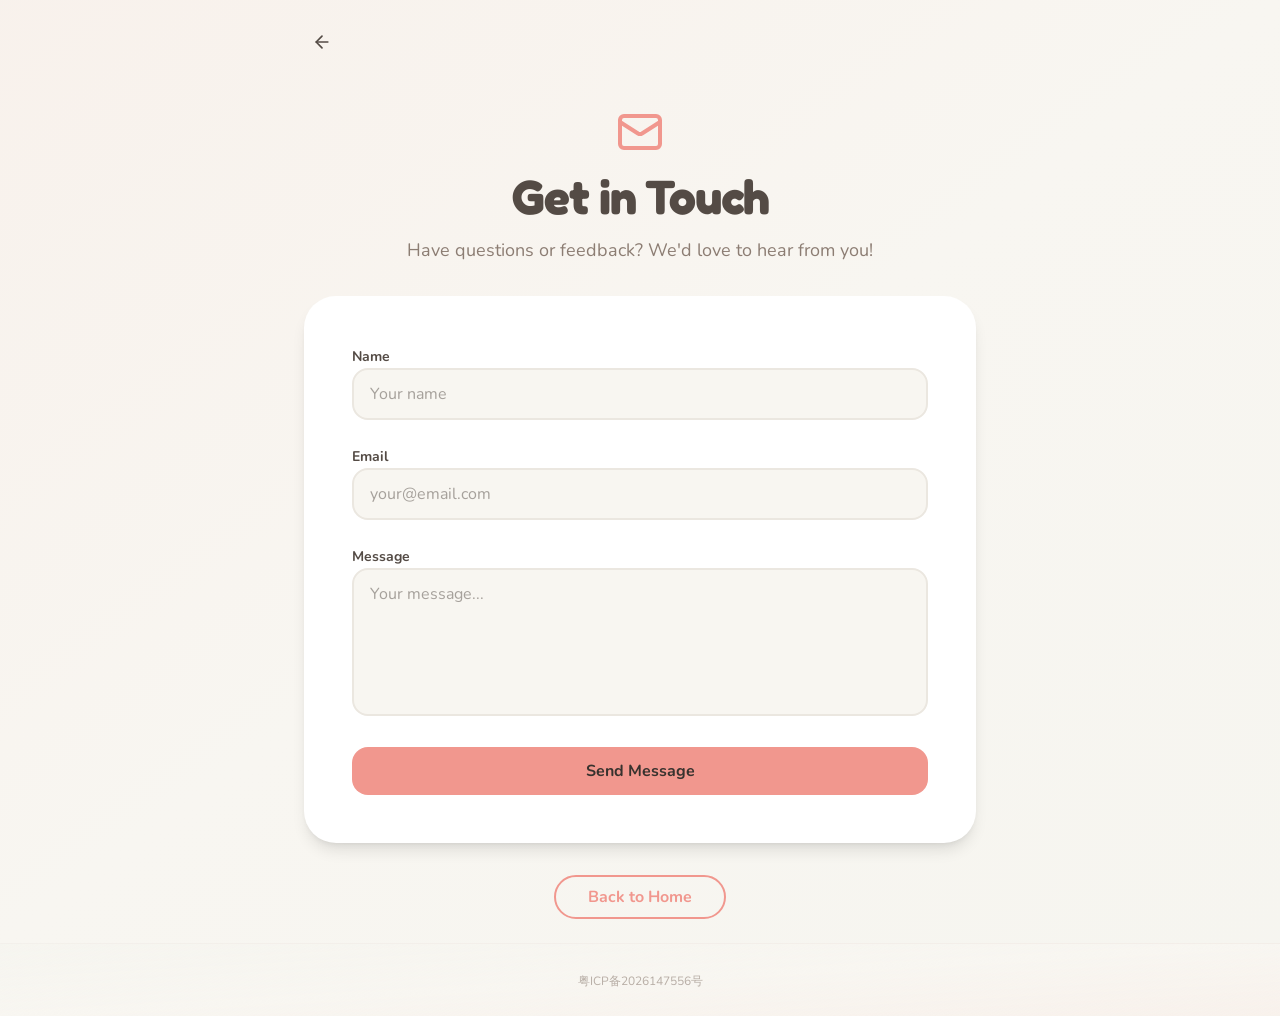
<file: Loresis/contact/index.html>
<!DOCTYPE html><html lang="zh-CN"> <head><meta charset="UTF-8"><meta name="viewport" content="width=device-width, initial-scale=1.0"><meta name="description" content="Have questions or feedback about Purrfectly Zen? We'd love to hear from you. Reach out to our team."><meta name="theme-color" content="#E8A598"><link rel="icon" type="image/png" href="/Loresis/icons/icon.png"><link rel="canonical" href="/Loresis/contact"><title>Contact Us - Purrfectly Zen</title><link rel="preconnect" href="https://fonts.googleapis.com"><link rel="preconnect" href="https://fonts.gstatic.com" crossorigin><link href="https://fonts.googleapis.com/css2?family=Fredoka:wght@300..700&family=Nunito:ital,wght@0,200..1000;1,200..1000&family=Patrick+Hand&family=ZCOOL+KuaiLe&display=swap" rel="stylesheet"><!-- Cloudflare Web Analytics --><script type="module" src="https://static.cloudflareinsights.com/beacon.min.js" data-cf-beacon="{&quot;token&quot;: &quot;8fdc8ac66e17482e95b7b1775ba1a3df&quot;}"></script><!-- End Cloudflare Web Analytics --><script type="application/ld+json">{"@context":"https://schema.org","@type":"WebApplication","name":"Purrfectly Zen","description":"Cat-inspired meditation and mindfulness application","applicationCategory":"HealthApplication","operatingSystem":"Web","offers":{"@type":"Offer","price":"0","priceCurrency":"USD"}}</script><link rel="stylesheet" href="/Loresis/_astro/about.DmIeamP1.css"></head> <body>  <style>astro-island,astro-slot,astro-static-slot{display:contents}</style><script>(()=>{var e=async t=>{await(await t())()};(self.Astro||(self.Astro={})).load=e;window.dispatchEvent(new Event("astro:load"));})();</script><script>(()=>{var A=Object.defineProperty;var g=(i,o,a)=>o in i?A(i,o,{enumerable:!0,configurable:!0,writable:!0,value:a}):i[o]=a;var d=(i,o,a)=>g(i,typeof o!="symbol"?o+"":o,a);{let i={0:t=>m(t),1:t=>a(t),2:t=>new RegExp(t),3:t=>new Date(t),4:t=>new Map(a(t)),5:t=>new Set(a(t)),6:t=>BigInt(t),7:t=>new URL(t),8:t=>new Uint8Array(t),9:t=>new Uint16Array(t),10:t=>new Uint32Array(t),11:t=>1/0*t},o=t=>{let[l,e]=t;return l in i?i[l](e):void 0},a=t=>t.map(o),m=t=>typeof t!="object"||t===null?t:Object.fromEntries(Object.entries(t).map(([l,e])=>[l,o(e)]));class y extends HTMLElement{constructor(){super(...arguments);d(this,"Component");d(this,"hydrator");d(this,"hydrate",async()=>{var b;if(!this.hydrator||!this.isConnected)return;let e=(b=this.parentElement)==null?void 0:b.closest("astro-island[ssr]");if(e){e.addEventListener("astro:hydrate",this.hydrate,{once:!0});return}let c=this.querySelectorAll("astro-slot"),n={},h=this.querySelectorAll("template[data-astro-template]");for(let r of h){let s=r.closest(this.tagName);s!=null&&s.isSameNode(this)&&(n[r.getAttribute("data-astro-template")||"default"]=r.innerHTML,r.remove())}for(let r of c){let s=r.closest(this.tagName);s!=null&&s.isSameNode(this)&&(n[r.getAttribute("name")||"default"]=r.innerHTML)}let p;try{p=this.hasAttribute("props")?m(JSON.parse(this.getAttribute("props"))):{}}catch(r){let s=this.getAttribute("component-url")||"<unknown>",v=this.getAttribute("component-export");throw v&&(s+=` (export ${v})`),console.error(`[hydrate] Error parsing props for component ${s}`,this.getAttribute("props"),r),r}let u;await this.hydrator(this)(this.Component,p,n,{client:this.getAttribute("client")}),this.removeAttribute("ssr"),this.dispatchEvent(new CustomEvent("astro:hydrate"))});d(this,"unmount",()=>{this.isConnected||this.dispatchEvent(new CustomEvent("astro:unmount"))})}disconnectedCallback(){document.removeEventListener("astro:after-swap",this.unmount),document.addEventListener("astro:after-swap",this.unmount,{once:!0})}connectedCallback(){if(!this.hasAttribute("await-children")||document.readyState==="interactive"||document.readyState==="complete")this.childrenConnectedCallback();else{let e=()=>{document.removeEventListener("DOMContentLoaded",e),c.disconnect(),this.childrenConnectedCallback()},c=new MutationObserver(()=>{var n;((n=this.lastChild)==null?void 0:n.nodeType)===Node.COMMENT_NODE&&this.lastChild.nodeValue==="astro:end"&&(this.lastChild.remove(),e())});c.observe(this,{childList:!0}),document.addEventListener("DOMContentLoaded",e)}}async childrenConnectedCallback(){let e=this.getAttribute("before-hydration-url");e&&await import(e),this.start()}async start(){let e=JSON.parse(this.getAttribute("opts")),c=this.getAttribute("client");if(Astro[c]===void 0){window.addEventListener(`astro:${c}`,()=>this.start(),{once:!0});return}try{await Astro[c](async()=>{let n=this.getAttribute("renderer-url"),[h,{default:p}]=await Promise.all([import(this.getAttribute("component-url")),n?import(n):()=>()=>{}]),u=this.getAttribute("component-export")||"default";if(!u.includes("."))this.Component=h[u];else{this.Component=h;for(let f of u.split("."))this.Component=this.Component[f]}return this.hydrator=p,this.hydrate},e,this)}catch(n){console.error(`[astro-island] Error hydrating ${this.getAttribute("component-url")}`,n)}}attributeChangedCallback(){this.hydrate()}}d(y,"observedAttributes",["props"]),customElements.get("astro-island")||customElements.define("astro-island",y)}})();</script><astro-island uid="2rQ6yS" prefix="r1" component-url="/Loresis/_astro/ContactPage.mT8MIf_U.js" component-export="default" renderer-url="/Loresis/_astro/client.BlZe1zq3.js" props="{}" ssr client="load" opts="{&quot;name&quot;:&quot;ContactPage&quot;,&quot;value&quot;:true}" await-children><div class="from-primary/5 via-background to-secondary/5 min-h-screen bg-gradient-to-br p-6"><div class="mx-auto max-w-2xl"><div class="mb-8" style="opacity:0;transform:translateY(-20px)"><a href="/Loresis/"><button data-testid="button-back-contact" class="hover:bg-secondary/20 mb-4 rounded-full p-2 transition-colors"><svg xmlns="http://www.w3.org/2000/svg" width="24" height="24" viewBox="0 0 24 24" fill="none" stroke="currentColor" stroke-width="2" stroke-linecap="round" stroke-linejoin="round" class="lucide lucide-arrow-left h-5 w-5" aria-hidden="true"><path d="m12 19-7-7 7-7"></path><path d="M19 12H5"></path></svg></button></a></div><div class="space-y-8" style="opacity:0;transform:translateY(20px)"><div class="space-y-4 text-center"><svg xmlns="http://www.w3.org/2000/svg" width="24" height="24" viewBox="0 0 24 24" fill="none" stroke="currentColor" stroke-width="2" stroke-linecap="round" stroke-linejoin="round" class="lucide lucide-mail text-primary mx-auto h-12 w-12" aria-hidden="true"><path d="m22 7-8.991 5.727a2 2 0 0 1-2.009 0L2 7"></path><rect x="2" y="4" width="20" height="16" rx="2"></rect></svg><h1 class="font-heading text-foreground text-4xl font-bold md:text-5xl">Get in Touch</h1><p class="text-muted-foreground text-lg">Have questions or feedback? We&#x27;d love to hear from you!</p></div><div class="bg-card rounded-[2rem] border-none shadow-lg"><div class="p-8 md:p-12"><form class="space-y-6"><div class="space-y-2"><label class="text-foreground text-sm font-bold">Name</label><input type="text" placeholder="Your name" data-testid="input-contact-name" class="border-border bg-background focus:border-primary w-full rounded-lg border-2 px-4 py-3 transition-colors focus:outline-none" value=""/></div><div class="space-y-2"><label class="text-foreground text-sm font-bold">Email</label><input type="email" placeholder="your@email.com" data-testid="input-contact-email" class="border-border bg-background focus:border-primary w-full rounded-lg border-2 px-4 py-3 transition-colors focus:outline-none" value=""/></div><div class="space-y-2"><label class="text-foreground text-sm font-bold">Message</label><textarea placeholder="Your message..." data-testid="textarea-contact-message" rows="5" class="border-border bg-background focus:border-primary w-full resize-none rounded-lg border-2 px-4 py-3 transition-colors focus:outline-none"></textarea></div><div tabindex="0"><button data-testid="button-contact-submit" type="submit" class="bg-primary text-primary-foreground hover:bg-primary/90 w-full rounded-lg py-3 font-bold">Send Message</button></div></form></div></div><div class="text-center"><a href="/Loresis/"><button data-testid="button-back-home-contact" class="border-primary text-primary hover:bg-primary/10 rounded-full border-2 px-8 py-2 font-bold transition-colors">Back to Home</button></a></div></div></div></div><!--astro:end--></astro-island>  <footer class="from-secondary/5 via-background to-primary/5 border-border/40 relative border-t bg-gradient-to-br px-6 py-6 text-center"> <a href="https://beian.miit.gov.cn/" target="_blank" rel="noreferrer" class="text-muted-foreground/60 hover:text-primary text-xs transition-colors"> 粤ICP备2026147556号 </a> </footer> </body></html>
</file>
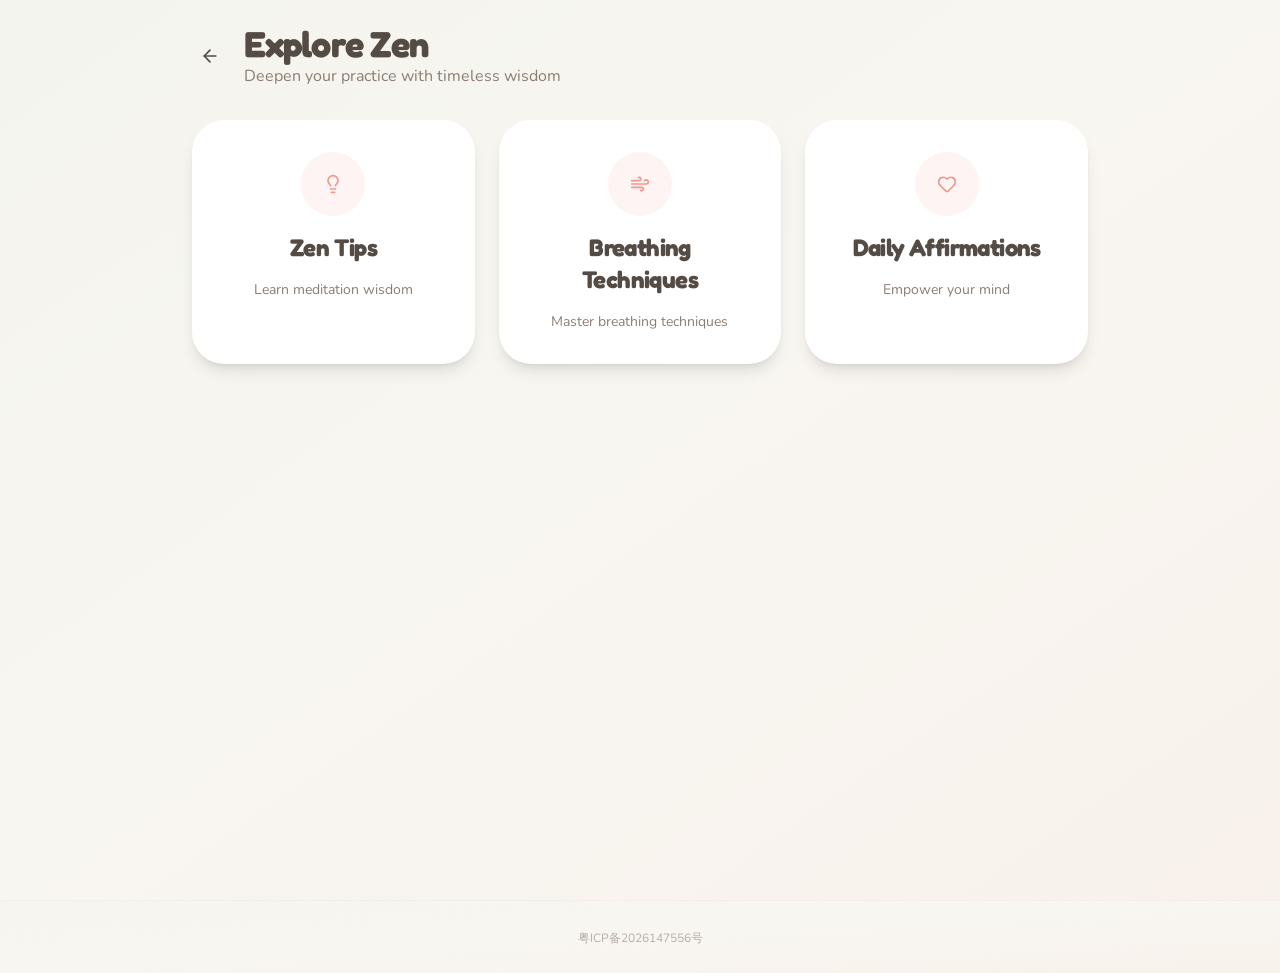
<file: Loresis/explore/index.html>
<!DOCTYPE html><html lang="zh-CN"> <head><meta charset="UTF-8"><meta name="viewport" content="width=device-width, initial-scale=1.0"><meta name="description" content="Discover zen tips, breathing techniques, and daily affirmations to deepen your meditation practice. Cat-inspired wisdom for mindfulness."><meta name="theme-color" content="#E8A598"><link rel="icon" type="image/png" href="/Loresis/icons/icon.png"><link rel="canonical" href="/Loresis/explore"><title>Explore Zen Tips &amp; Techniques - Purrfectly Zen</title><link rel="preconnect" href="https://fonts.googleapis.com"><link rel="preconnect" href="https://fonts.gstatic.com" crossorigin><link href="https://fonts.googleapis.com/css2?family=Fredoka:wght@300..700&family=Nunito:ital,wght@0,200..1000;1,200..1000&family=Patrick+Hand&family=ZCOOL+KuaiLe&display=swap" rel="stylesheet"><!-- Cloudflare Web Analytics --><script type="module" src="https://static.cloudflareinsights.com/beacon.min.js" data-cf-beacon="{&quot;token&quot;: &quot;8fdc8ac66e17482e95b7b1775ba1a3df&quot;}"></script><!-- End Cloudflare Web Analytics --><script type="application/ld+json">{"@context":"https://schema.org","@type":"WebApplication","name":"Purrfectly Zen","description":"Cat-inspired meditation and mindfulness application","applicationCategory":"HealthApplication","operatingSystem":"Web","offers":{"@type":"Offer","price":"0","priceCurrency":"USD"}}</script><link rel="stylesheet" href="/Loresis/_astro/about.DmIeamP1.css"></head> <body>  <style>astro-island,astro-slot,astro-static-slot{display:contents}</style><script>(()=>{var e=async t=>{await(await t())()};(self.Astro||(self.Astro={})).load=e;window.dispatchEvent(new Event("astro:load"));})();</script><script>(()=>{var A=Object.defineProperty;var g=(i,o,a)=>o in i?A(i,o,{enumerable:!0,configurable:!0,writable:!0,value:a}):i[o]=a;var d=(i,o,a)=>g(i,typeof o!="symbol"?o+"":o,a);{let i={0:t=>m(t),1:t=>a(t),2:t=>new RegExp(t),3:t=>new Date(t),4:t=>new Map(a(t)),5:t=>new Set(a(t)),6:t=>BigInt(t),7:t=>new URL(t),8:t=>new Uint8Array(t),9:t=>new Uint16Array(t),10:t=>new Uint32Array(t),11:t=>1/0*t},o=t=>{let[l,e]=t;return l in i?i[l](e):void 0},a=t=>t.map(o),m=t=>typeof t!="object"||t===null?t:Object.fromEntries(Object.entries(t).map(([l,e])=>[l,o(e)]));class y extends HTMLElement{constructor(){super(...arguments);d(this,"Component");d(this,"hydrator");d(this,"hydrate",async()=>{var b;if(!this.hydrator||!this.isConnected)return;let e=(b=this.parentElement)==null?void 0:b.closest("astro-island[ssr]");if(e){e.addEventListener("astro:hydrate",this.hydrate,{once:!0});return}let c=this.querySelectorAll("astro-slot"),n={},h=this.querySelectorAll("template[data-astro-template]");for(let r of h){let s=r.closest(this.tagName);s!=null&&s.isSameNode(this)&&(n[r.getAttribute("data-astro-template")||"default"]=r.innerHTML,r.remove())}for(let r of c){let s=r.closest(this.tagName);s!=null&&s.isSameNode(this)&&(n[r.getAttribute("name")||"default"]=r.innerHTML)}let p;try{p=this.hasAttribute("props")?m(JSON.parse(this.getAttribute("props"))):{}}catch(r){let s=this.getAttribute("component-url")||"<unknown>",v=this.getAttribute("component-export");throw v&&(s+=` (export ${v})`),console.error(`[hydrate] Error parsing props for component ${s}`,this.getAttribute("props"),r),r}let u;await this.hydrator(this)(this.Component,p,n,{client:this.getAttribute("client")}),this.removeAttribute("ssr"),this.dispatchEvent(new CustomEvent("astro:hydrate"))});d(this,"unmount",()=>{this.isConnected||this.dispatchEvent(new CustomEvent("astro:unmount"))})}disconnectedCallback(){document.removeEventListener("astro:after-swap",this.unmount),document.addEventListener("astro:after-swap",this.unmount,{once:!0})}connectedCallback(){if(!this.hasAttribute("await-children")||document.readyState==="interactive"||document.readyState==="complete")this.childrenConnectedCallback();else{let e=()=>{document.removeEventListener("DOMContentLoaded",e),c.disconnect(),this.childrenConnectedCallback()},c=new MutationObserver(()=>{var n;((n=this.lastChild)==null?void 0:n.nodeType)===Node.COMMENT_NODE&&this.lastChild.nodeValue==="astro:end"&&(this.lastChild.remove(),e())});c.observe(this,{childList:!0}),document.addEventListener("DOMContentLoaded",e)}}async childrenConnectedCallback(){let e=this.getAttribute("before-hydration-url");e&&await import(e),this.start()}async start(){let e=JSON.parse(this.getAttribute("opts")),c=this.getAttribute("client");if(Astro[c]===void 0){window.addEventListener(`astro:${c}`,()=>this.start(),{once:!0});return}try{await Astro[c](async()=>{let n=this.getAttribute("renderer-url"),[h,{default:p}]=await Promise.all([import(this.getAttribute("component-url")),n?import(n):()=>()=>{}]),u=this.getAttribute("component-export")||"default";if(!u.includes("."))this.Component=h[u];else{this.Component=h;for(let f of u.split("."))this.Component=this.Component[f]}return this.hydrator=p,this.hydrate},e,this)}catch(n){console.error(`[astro-island] Error hydrating ${this.getAttribute("component-url")}`,n)}}attributeChangedCallback(){this.hydrate()}}d(y,"observedAttributes",["props"]),customElements.get("astro-island")||customElements.define("astro-island",y)}})();</script><astro-island uid="Z1KnJTF" prefix="r1" component-url="/Loresis/_astro/ExplorePage.xkXqsDv6.js" component-export="default" renderer-url="/Loresis/_astro/client.BlZe1zq3.js" props="{}" ssr client="load" opts="{&quot;name&quot;:&quot;ExplorePage&quot;,&quot;value&quot;:true}" await-children><div class="from-secondary/10 via-background to-primary/5 min-h-screen bg-gradient-to-br p-6"><div class="mx-auto max-w-4xl"><div class="mb-8 flex items-center gap-4" style="opacity:0;transform:translateY(-20px)"><a href="/Loresis/"><button data-testid="button-back-explore" class="hover:bg-secondary/20 rounded-full p-2 transition-colors"><svg xmlns="http://www.w3.org/2000/svg" width="24" height="24" viewBox="0 0 24 24" fill="none" stroke="currentColor" stroke-width="2" stroke-linecap="round" stroke-linejoin="round" class="lucide lucide-arrow-left h-5 w-5" aria-hidden="true"><path d="m12 19-7-7 7-7"></path><path d="M19 12H5"></path></svg></button></a><div><h1 class="font-heading text-foreground text-4xl font-bold">Explore Zen</h1><p class="text-muted-foreground">Deepen your practice with timeless wisdom</p></div></div><div class="grid grid-cols-1 gap-6 md:grid-cols-3" style="opacity:0;transform:translateY(20px)"><button data-testid="button-category-tips" class="group" tabindex="0" style="opacity:0;transform:translateY(20px)"><div class="bg-card h-full overflow-hidden rounded-[2rem] border-none shadow-lg transition-all hover:shadow-xl"><div class="flex flex-col items-center gap-4 p-8 text-center"><div class="bg-primary/10 group-hover:bg-primary/20 text-primary flex h-16 w-16 items-center justify-center rounded-full transition-colors"><svg xmlns="http://www.w3.org/2000/svg" width="24" height="24" viewBox="0 0 24 24" fill="none" stroke="currentColor" stroke-width="2" stroke-linecap="round" stroke-linejoin="round" class="lucide lucide-lightbulb h-5 w-5" aria-hidden="true"><path d="M15 14c.2-1 .7-1.7 1.5-2.5 1-.9 1.5-2.2 1.5-3.5A6 6 0 0 0 6 8c0 1 .2 2.2 1.5 3.5.7.7 1.3 1.5 1.5 2.5"></path><path d="M9 18h6"></path><path d="M10 22h4"></path></svg></div><h3 class="font-heading text-foreground text-2xl font-bold">Zen Tips</h3><p class="text-muted-foreground text-sm">Learn meditation wisdom</p></div></div></button><button data-testid="button-category-breathing" class="group" tabindex="0" style="opacity:0;transform:translateY(20px)"><div class="bg-card h-full overflow-hidden rounded-[2rem] border-none shadow-lg transition-all hover:shadow-xl"><div class="flex flex-col items-center gap-4 p-8 text-center"><div class="bg-primary/10 group-hover:bg-primary/20 text-primary flex h-16 w-16 items-center justify-center rounded-full transition-colors"><svg xmlns="http://www.w3.org/2000/svg" width="24" height="24" viewBox="0 0 24 24" fill="none" stroke="currentColor" stroke-width="2" stroke-linecap="round" stroke-linejoin="round" class="lucide lucide-wind h-5 w-5" aria-hidden="true"><path d="M12.8 19.6A2 2 0 1 0 14 16H2"></path><path d="M17.5 8a2.5 2.5 0 1 1 2 4H2"></path><path d="M9.8 4.4A2 2 0 1 1 11 8H2"></path></svg></div><h3 class="font-heading text-foreground text-2xl font-bold">Breathing Techniques</h3><p class="text-muted-foreground text-sm">Master breathing techniques</p></div></div></button><button data-testid="button-category-affirmations" class="group" tabindex="0" style="opacity:0;transform:translateY(20px)"><div class="bg-card h-full overflow-hidden rounded-[2rem] border-none shadow-lg transition-all hover:shadow-xl"><div class="flex flex-col items-center gap-4 p-8 text-center"><div class="bg-primary/10 group-hover:bg-primary/20 text-primary flex h-16 w-16 items-center justify-center rounded-full transition-colors"><svg xmlns="http://www.w3.org/2000/svg" width="24" height="24" viewBox="0 0 24 24" fill="none" stroke="currentColor" stroke-width="2" stroke-linecap="round" stroke-linejoin="round" class="lucide lucide-heart h-5 w-5" aria-hidden="true"><path d="M2 9.5a5.5 5.5 0 0 1 9.591-3.676.56.56 0 0 0 .818 0A5.49 5.49 0 0 1 22 9.5c0 2.29-1.5 4-3 5.5l-5.492 5.313a2 2 0 0 1-3 .019L5 15c-1.5-1.5-3-3.2-3-5.5"></path></svg></div><h3 class="font-heading text-foreground text-2xl font-bold">Daily Affirmations</h3><p class="text-muted-foreground text-sm">Empower your mind</p></div></div></button></div></div></div><!--astro:end--></astro-island>  <footer class="from-secondary/5 via-background to-primary/5 border-border/40 relative border-t bg-gradient-to-br px-6 py-6 text-center"> <a href="https://beian.miit.gov.cn/" target="_blank" rel="noreferrer" class="text-muted-foreground/60 hover:text-primary text-xs transition-colors"> 粤ICP备2026147556号 </a> </footer> </body></html>
</file>
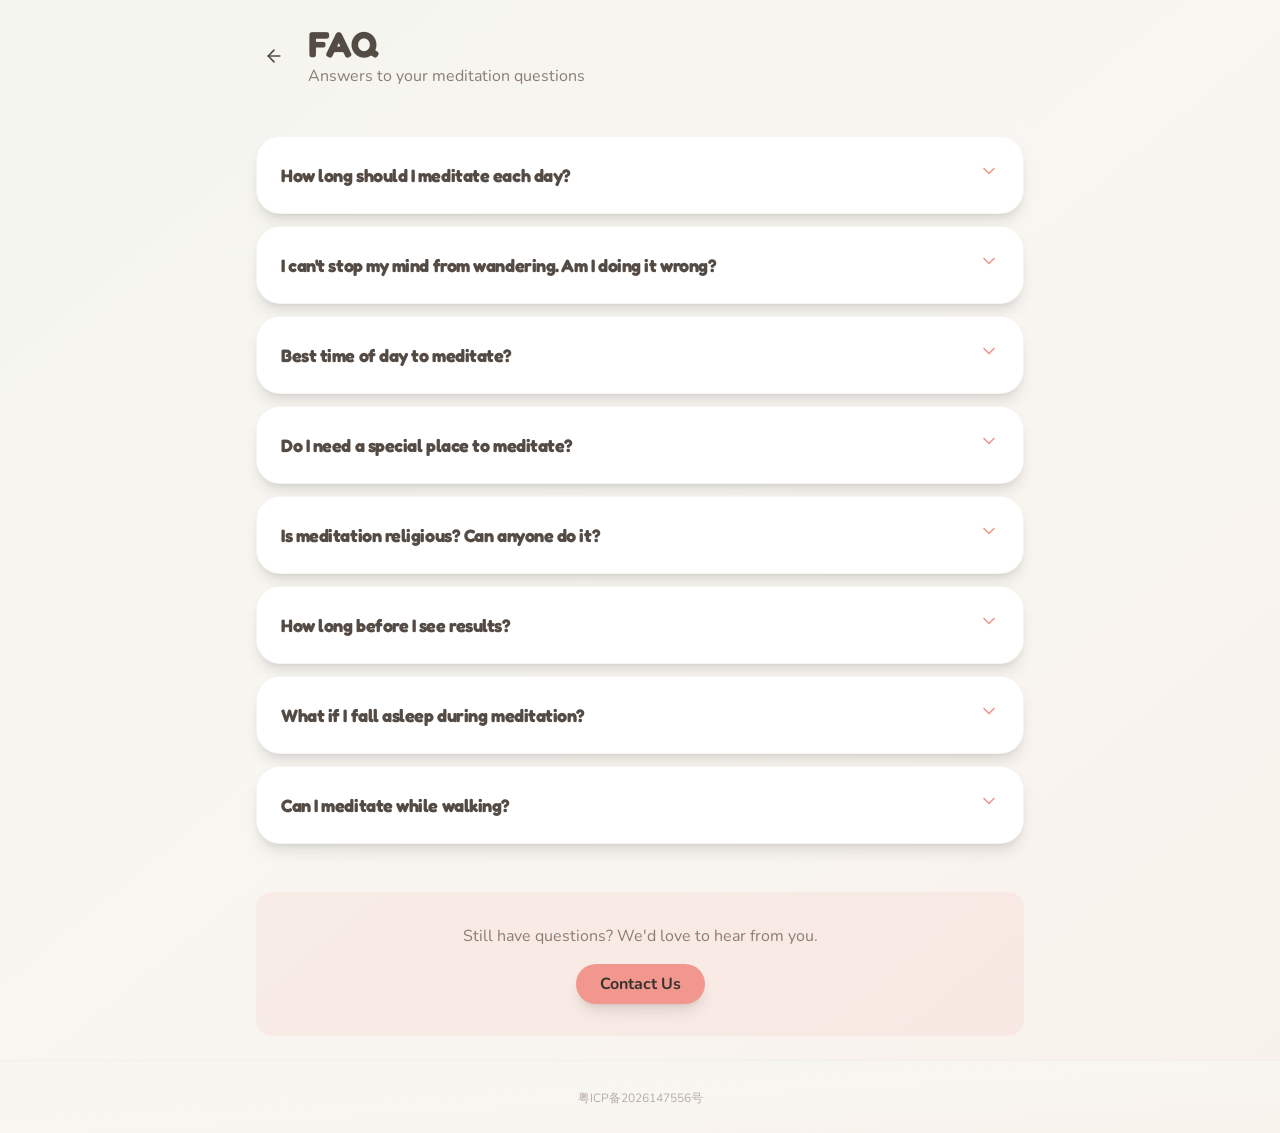
<file: Loresis/faq/index.html>
<!DOCTYPE html><html lang="zh-CN"> <head><meta charset="UTF-8"><meta name="viewport" content="width=device-width, initial-scale=1.0"><meta name="description" content="Find answers to common questions about meditation, mindfulness, and using Purrfectly Zen for your wellness journey."><meta name="theme-color" content="#E8A598"><link rel="icon" type="image/png" href="/Loresis/icons/icon.png"><link rel="canonical" href="/Loresis/faq"><title>Frequently Asked Questions - Purrfectly Zen</title><link rel="preconnect" href="https://fonts.googleapis.com"><link rel="preconnect" href="https://fonts.gstatic.com" crossorigin><link href="https://fonts.googleapis.com/css2?family=Fredoka:wght@300..700&family=Nunito:ital,wght@0,200..1000;1,200..1000&family=Patrick+Hand&family=ZCOOL+KuaiLe&display=swap" rel="stylesheet"><!-- Cloudflare Web Analytics --><script type="module" src="https://static.cloudflareinsights.com/beacon.min.js" data-cf-beacon="{&quot;token&quot;: &quot;8fdc8ac66e17482e95b7b1775ba1a3df&quot;}"></script><!-- End Cloudflare Web Analytics --><script type="application/ld+json">{"@context":"https://schema.org","@type":"WebApplication","name":"Purrfectly Zen","description":"Cat-inspired meditation and mindfulness application","applicationCategory":"HealthApplication","operatingSystem":"Web","offers":{"@type":"Offer","price":"0","priceCurrency":"USD"}}</script><link rel="stylesheet" href="/Loresis/_astro/about.DmIeamP1.css"></head> <body>  <style>astro-island,astro-slot,astro-static-slot{display:contents}</style><script>(()=>{var e=async t=>{await(await t())()};(self.Astro||(self.Astro={})).load=e;window.dispatchEvent(new Event("astro:load"));})();</script><script>(()=>{var A=Object.defineProperty;var g=(i,o,a)=>o in i?A(i,o,{enumerable:!0,configurable:!0,writable:!0,value:a}):i[o]=a;var d=(i,o,a)=>g(i,typeof o!="symbol"?o+"":o,a);{let i={0:t=>m(t),1:t=>a(t),2:t=>new RegExp(t),3:t=>new Date(t),4:t=>new Map(a(t)),5:t=>new Set(a(t)),6:t=>BigInt(t),7:t=>new URL(t),8:t=>new Uint8Array(t),9:t=>new Uint16Array(t),10:t=>new Uint32Array(t),11:t=>1/0*t},o=t=>{let[l,e]=t;return l in i?i[l](e):void 0},a=t=>t.map(o),m=t=>typeof t!="object"||t===null?t:Object.fromEntries(Object.entries(t).map(([l,e])=>[l,o(e)]));class y extends HTMLElement{constructor(){super(...arguments);d(this,"Component");d(this,"hydrator");d(this,"hydrate",async()=>{var b;if(!this.hydrator||!this.isConnected)return;let e=(b=this.parentElement)==null?void 0:b.closest("astro-island[ssr]");if(e){e.addEventListener("astro:hydrate",this.hydrate,{once:!0});return}let c=this.querySelectorAll("astro-slot"),n={},h=this.querySelectorAll("template[data-astro-template]");for(let r of h){let s=r.closest(this.tagName);s!=null&&s.isSameNode(this)&&(n[r.getAttribute("data-astro-template")||"default"]=r.innerHTML,r.remove())}for(let r of c){let s=r.closest(this.tagName);s!=null&&s.isSameNode(this)&&(n[r.getAttribute("name")||"default"]=r.innerHTML)}let p;try{p=this.hasAttribute("props")?m(JSON.parse(this.getAttribute("props"))):{}}catch(r){let s=this.getAttribute("component-url")||"<unknown>",v=this.getAttribute("component-export");throw v&&(s+=` (export ${v})`),console.error(`[hydrate] Error parsing props for component ${s}`,this.getAttribute("props"),r),r}let u;await this.hydrator(this)(this.Component,p,n,{client:this.getAttribute("client")}),this.removeAttribute("ssr"),this.dispatchEvent(new CustomEvent("astro:hydrate"))});d(this,"unmount",()=>{this.isConnected||this.dispatchEvent(new CustomEvent("astro:unmount"))})}disconnectedCallback(){document.removeEventListener("astro:after-swap",this.unmount),document.addEventListener("astro:after-swap",this.unmount,{once:!0})}connectedCallback(){if(!this.hasAttribute("await-children")||document.readyState==="interactive"||document.readyState==="complete")this.childrenConnectedCallback();else{let e=()=>{document.removeEventListener("DOMContentLoaded",e),c.disconnect(),this.childrenConnectedCallback()},c=new MutationObserver(()=>{var n;((n=this.lastChild)==null?void 0:n.nodeType)===Node.COMMENT_NODE&&this.lastChild.nodeValue==="astro:end"&&(this.lastChild.remove(),e())});c.observe(this,{childList:!0}),document.addEventListener("DOMContentLoaded",e)}}async childrenConnectedCallback(){let e=this.getAttribute("before-hydration-url");e&&await import(e),this.start()}async start(){let e=JSON.parse(this.getAttribute("opts")),c=this.getAttribute("client");if(Astro[c]===void 0){window.addEventListener(`astro:${c}`,()=>this.start(),{once:!0});return}try{await Astro[c](async()=>{let n=this.getAttribute("renderer-url"),[h,{default:p}]=await Promise.all([import(this.getAttribute("component-url")),n?import(n):()=>()=>{}]),u=this.getAttribute("component-export")||"default";if(!u.includes("."))this.Component=h[u];else{this.Component=h;for(let f of u.split("."))this.Component=this.Component[f]}return this.hydrator=p,this.hydrate},e,this)}catch(n){console.error(`[astro-island] Error hydrating ${this.getAttribute("component-url")}`,n)}}attributeChangedCallback(){this.hydrate()}}d(y,"observedAttributes",["props"]),customElements.get("astro-island")||customElements.define("astro-island",y)}})();</script><astro-island uid="Z1Ne5BB" prefix="r1" component-url="/Loresis/_astro/FaqPage.BZJfmtOS.js" component-export="default" renderer-url="/Loresis/_astro/client.BlZe1zq3.js" props="{}" ssr client="load" opts="{&quot;name&quot;:&quot;FaqPage&quot;,&quot;value&quot;:true}" await-children><div class="from-secondary/10 via-background to-primary/5 min-h-screen bg-gradient-to-br p-6"><div class="mx-auto max-w-3xl"><div class="mb-12 flex items-center gap-4" style="opacity:0;transform:translateY(-20px)"><a href="/Loresis/"><button class="hover:bg-secondary/20 rounded-full p-2 transition-colors"><svg xmlns="http://www.w3.org/2000/svg" width="24" height="24" viewBox="0 0 24 24" fill="none" stroke="currentColor" stroke-width="2" stroke-linecap="round" stroke-linejoin="round" class="lucide lucide-arrow-left h-5 w-5" aria-hidden="true"><path d="m12 19-7-7 7-7"></path><path d="M19 12H5"></path></svg></button></a><div><h1 class="font-heading text-foreground text-4xl font-bold">FAQ</h1><p class="text-muted-foreground">Answers to your meditation questions</p></div></div><div class="space-y-3"><div data-testid="faq-item-faq-1" style="opacity:0;transform:translateY(20px)"><div class="border-border/40 bg-card overflow-hidden rounded-xl border shadow-lg transition-shadow hover:shadow-xl"><button class="bg-card hover:bg-card/80 w-full p-6 text-left transition-colors"><div class="flex items-start justify-between gap-4"><h3 class="font-heading text-foreground text-lg font-bold">How long should I meditate each day?</h3><div class="text-primary flex-shrink-0"><svg xmlns="http://www.w3.org/2000/svg" width="24" height="24" viewBox="0 0 24 24" fill="none" stroke="currentColor" stroke-width="2" stroke-linecap="round" stroke-linejoin="round" class="lucide lucide-chevron-down h-5 w-5" aria-hidden="true"><path d="m6 9 6 6 6-6"></path></svg></div></div></button></div></div><div data-testid="faq-item-faq-2" style="opacity:0;transform:translateY(20px)"><div class="border-border/40 bg-card overflow-hidden rounded-xl border shadow-lg transition-shadow hover:shadow-xl"><button class="bg-card hover:bg-card/80 w-full p-6 text-left transition-colors"><div class="flex items-start justify-between gap-4"><h3 class="font-heading text-foreground text-lg font-bold">I can&#x27;t stop my mind from wandering. Am I doing it wrong?</h3><div class="text-primary flex-shrink-0"><svg xmlns="http://www.w3.org/2000/svg" width="24" height="24" viewBox="0 0 24 24" fill="none" stroke="currentColor" stroke-width="2" stroke-linecap="round" stroke-linejoin="round" class="lucide lucide-chevron-down h-5 w-5" aria-hidden="true"><path d="m6 9 6 6 6-6"></path></svg></div></div></button></div></div><div data-testid="faq-item-faq-3" style="opacity:0;transform:translateY(20px)"><div class="border-border/40 bg-card overflow-hidden rounded-xl border shadow-lg transition-shadow hover:shadow-xl"><button class="bg-card hover:bg-card/80 w-full p-6 text-left transition-colors"><div class="flex items-start justify-between gap-4"><h3 class="font-heading text-foreground text-lg font-bold">Best time of day to meditate?</h3><div class="text-primary flex-shrink-0"><svg xmlns="http://www.w3.org/2000/svg" width="24" height="24" viewBox="0 0 24 24" fill="none" stroke="currentColor" stroke-width="2" stroke-linecap="round" stroke-linejoin="round" class="lucide lucide-chevron-down h-5 w-5" aria-hidden="true"><path d="m6 9 6 6 6-6"></path></svg></div></div></button></div></div><div data-testid="faq-item-faq-4" style="opacity:0;transform:translateY(20px)"><div class="border-border/40 bg-card overflow-hidden rounded-xl border shadow-lg transition-shadow hover:shadow-xl"><button class="bg-card hover:bg-card/80 w-full p-6 text-left transition-colors"><div class="flex items-start justify-between gap-4"><h3 class="font-heading text-foreground text-lg font-bold">Do I need a special place to meditate?</h3><div class="text-primary flex-shrink-0"><svg xmlns="http://www.w3.org/2000/svg" width="24" height="24" viewBox="0 0 24 24" fill="none" stroke="currentColor" stroke-width="2" stroke-linecap="round" stroke-linejoin="round" class="lucide lucide-chevron-down h-5 w-5" aria-hidden="true"><path d="m6 9 6 6 6-6"></path></svg></div></div></button></div></div><div data-testid="faq-item-faq-5" style="opacity:0;transform:translateY(20px)"><div class="border-border/40 bg-card overflow-hidden rounded-xl border shadow-lg transition-shadow hover:shadow-xl"><button class="bg-card hover:bg-card/80 w-full p-6 text-left transition-colors"><div class="flex items-start justify-between gap-4"><h3 class="font-heading text-foreground text-lg font-bold">Is meditation religious? Can anyone do it?</h3><div class="text-primary flex-shrink-0"><svg xmlns="http://www.w3.org/2000/svg" width="24" height="24" viewBox="0 0 24 24" fill="none" stroke="currentColor" stroke-width="2" stroke-linecap="round" stroke-linejoin="round" class="lucide lucide-chevron-down h-5 w-5" aria-hidden="true"><path d="m6 9 6 6 6-6"></path></svg></div></div></button></div></div><div data-testid="faq-item-faq-6" style="opacity:0;transform:translateY(20px)"><div class="border-border/40 bg-card overflow-hidden rounded-xl border shadow-lg transition-shadow hover:shadow-xl"><button class="bg-card hover:bg-card/80 w-full p-6 text-left transition-colors"><div class="flex items-start justify-between gap-4"><h3 class="font-heading text-foreground text-lg font-bold">How long before I see results?</h3><div class="text-primary flex-shrink-0"><svg xmlns="http://www.w3.org/2000/svg" width="24" height="24" viewBox="0 0 24 24" fill="none" stroke="currentColor" stroke-width="2" stroke-linecap="round" stroke-linejoin="round" class="lucide lucide-chevron-down h-5 w-5" aria-hidden="true"><path d="m6 9 6 6 6-6"></path></svg></div></div></button></div></div><div data-testid="faq-item-faq-7" style="opacity:0;transform:translateY(20px)"><div class="border-border/40 bg-card overflow-hidden rounded-xl border shadow-lg transition-shadow hover:shadow-xl"><button class="bg-card hover:bg-card/80 w-full p-6 text-left transition-colors"><div class="flex items-start justify-between gap-4"><h3 class="font-heading text-foreground text-lg font-bold">What if I fall asleep during meditation?</h3><div class="text-primary flex-shrink-0"><svg xmlns="http://www.w3.org/2000/svg" width="24" height="24" viewBox="0 0 24 24" fill="none" stroke="currentColor" stroke-width="2" stroke-linecap="round" stroke-linejoin="round" class="lucide lucide-chevron-down h-5 w-5" aria-hidden="true"><path d="m6 9 6 6 6-6"></path></svg></div></div></button></div></div><div data-testid="faq-item-faq-8" style="opacity:0;transform:translateY(20px)"><div class="border-border/40 bg-card overflow-hidden rounded-xl border shadow-lg transition-shadow hover:shadow-xl"><button class="bg-card hover:bg-card/80 w-full p-6 text-left transition-colors"><div class="flex items-start justify-between gap-4"><h3 class="font-heading text-foreground text-lg font-bold">Can I meditate while walking?</h3><div class="text-primary flex-shrink-0"><svg xmlns="http://www.w3.org/2000/svg" width="24" height="24" viewBox="0 0 24 24" fill="none" stroke="currentColor" stroke-width="2" stroke-linecap="round" stroke-linejoin="round" class="lucide lucide-chevron-down h-5 w-5" aria-hidden="true"><path d="m6 9 6 6 6-6"></path></svg></div></div></button></div></div></div><div class="bg-primary/10 mt-12 rounded-2xl p-8 text-center" style="opacity:0"><p class="text-muted-foreground mb-4">Still have questions? We&#x27;d love to hear from you.</p><a href="/Loresis/contact"><button class="bg-primary text-primary-foreground hover:bg-primary/90 rounded-full px-6 py-2 font-bold shadow-lg transition-all hover:shadow-xl">Contact Us</button></a></div></div></div><!--astro:end--></astro-island>  <footer class="from-secondary/5 via-background to-primary/5 border-border/40 relative border-t bg-gradient-to-br px-6 py-6 text-center"> <a href="https://beian.miit.gov.cn/" target="_blank" rel="noreferrer" class="text-muted-foreground/60 hover:text-primary text-xs transition-colors"> 粤ICP备2026147556号 </a> </footer> </body></html>
</file>
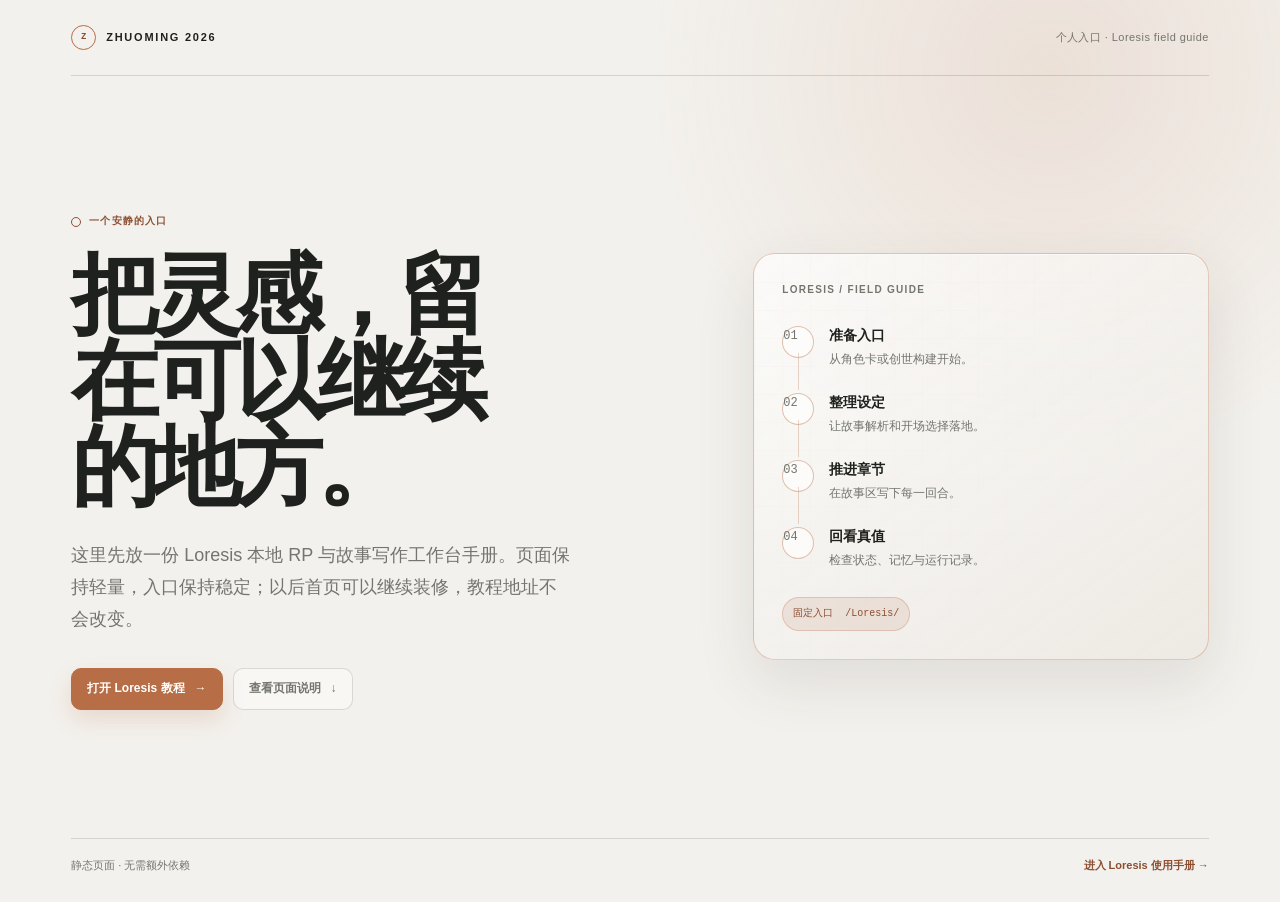
<file: Loresis/guide/index.html>
<!doctype html><title>Redirecting to: /</title><meta http-equiv="refresh" content="0;url=/"><meta name="robots" content="noindex"><link rel="canonical" href="/Loresis/"><body>	<a href="/Loresis/">Redirecting from <code>/Loresis/guide/</code> to <code>/</code></a></body>
</file>
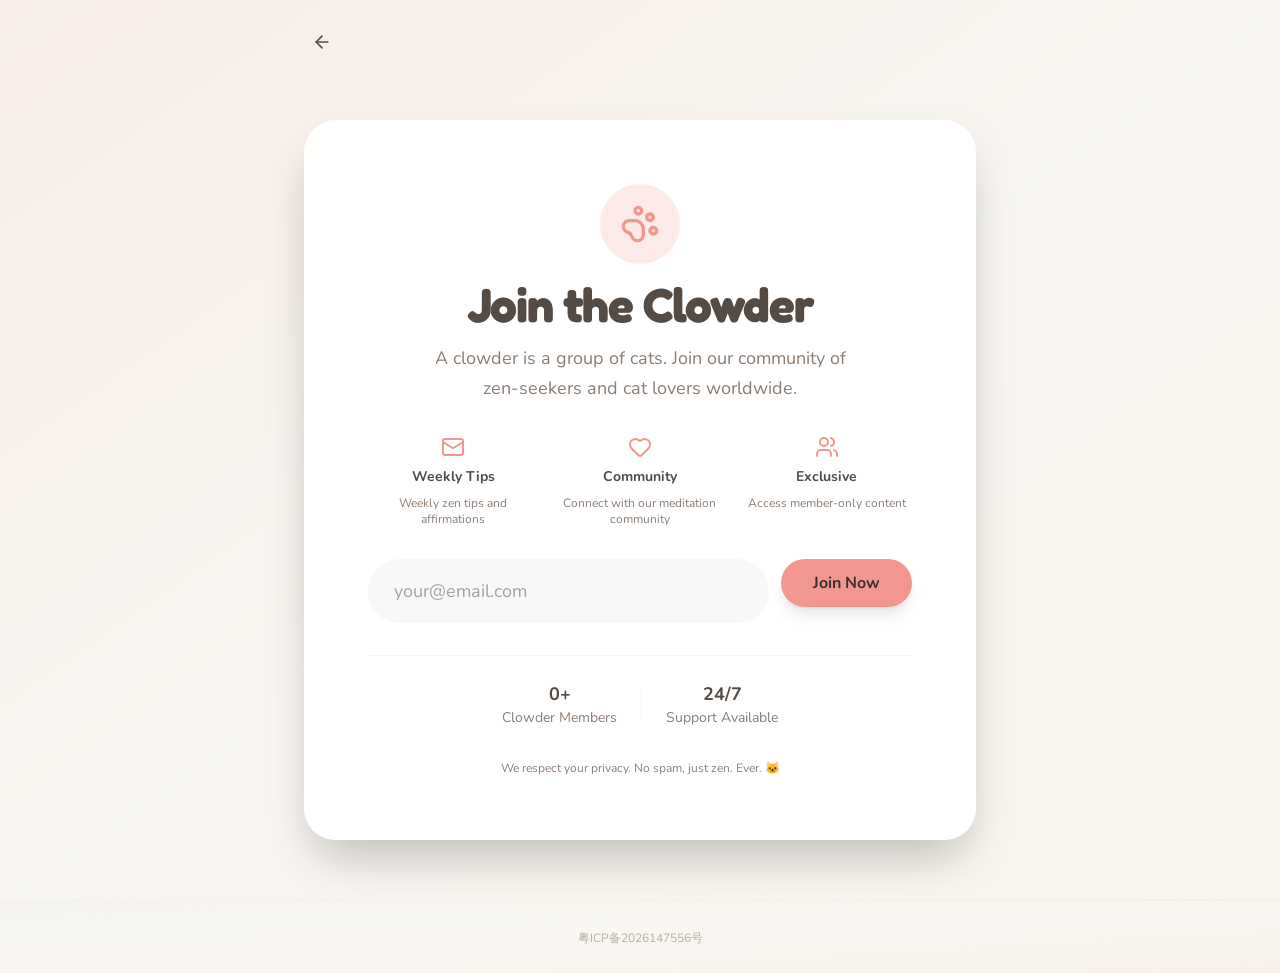
<file: Loresis/join/index.html>
<!DOCTYPE html><html lang="zh-CN"> <head><meta charset="UTF-8"><meta name="viewport" content="width=device-width, initial-scale=1.0"><meta name="description" content="Join our community of zen-seekers and cat lovers worldwide. Connect with fellow meditators on their mindfulness journey."><meta name="theme-color" content="#E8A598"><link rel="icon" type="image/png" href="/Loresis/icons/icon.png"><link rel="canonical" href="/Loresis/join"><title>Join the Clowder Community - Purrfectly Zen</title><link rel="preconnect" href="https://fonts.googleapis.com"><link rel="preconnect" href="https://fonts.gstatic.com" crossorigin><link href="https://fonts.googleapis.com/css2?family=Fredoka:wght@300..700&family=Nunito:ital,wght@0,200..1000;1,200..1000&family=Patrick+Hand&family=ZCOOL+KuaiLe&display=swap" rel="stylesheet"><!-- Cloudflare Web Analytics --><script type="module" src="https://static.cloudflareinsights.com/beacon.min.js" data-cf-beacon="{&quot;token&quot;: &quot;8fdc8ac66e17482e95b7b1775ba1a3df&quot;}"></script><!-- End Cloudflare Web Analytics --><script type="application/ld+json">{"@context":"https://schema.org","@type":"WebApplication","name":"Purrfectly Zen","description":"Cat-inspired meditation and mindfulness application","applicationCategory":"HealthApplication","operatingSystem":"Web","offers":{"@type":"Offer","price":"0","priceCurrency":"USD"}}</script><link rel="stylesheet" href="/Loresis/_astro/about.DmIeamP1.css"></head> <body>  <style>astro-island,astro-slot,astro-static-slot{display:contents}</style><script>(()=>{var e=async t=>{await(await t())()};(self.Astro||(self.Astro={})).load=e;window.dispatchEvent(new Event("astro:load"));})();</script><script>(()=>{var A=Object.defineProperty;var g=(i,o,a)=>o in i?A(i,o,{enumerable:!0,configurable:!0,writable:!0,value:a}):i[o]=a;var d=(i,o,a)=>g(i,typeof o!="symbol"?o+"":o,a);{let i={0:t=>m(t),1:t=>a(t),2:t=>new RegExp(t),3:t=>new Date(t),4:t=>new Map(a(t)),5:t=>new Set(a(t)),6:t=>BigInt(t),7:t=>new URL(t),8:t=>new Uint8Array(t),9:t=>new Uint16Array(t),10:t=>new Uint32Array(t),11:t=>1/0*t},o=t=>{let[l,e]=t;return l in i?i[l](e):void 0},a=t=>t.map(o),m=t=>typeof t!="object"||t===null?t:Object.fromEntries(Object.entries(t).map(([l,e])=>[l,o(e)]));class y extends HTMLElement{constructor(){super(...arguments);d(this,"Component");d(this,"hydrator");d(this,"hydrate",async()=>{var b;if(!this.hydrator||!this.isConnected)return;let e=(b=this.parentElement)==null?void 0:b.closest("astro-island[ssr]");if(e){e.addEventListener("astro:hydrate",this.hydrate,{once:!0});return}let c=this.querySelectorAll("astro-slot"),n={},h=this.querySelectorAll("template[data-astro-template]");for(let r of h){let s=r.closest(this.tagName);s!=null&&s.isSameNode(this)&&(n[r.getAttribute("data-astro-template")||"default"]=r.innerHTML,r.remove())}for(let r of c){let s=r.closest(this.tagName);s!=null&&s.isSameNode(this)&&(n[r.getAttribute("name")||"default"]=r.innerHTML)}let p;try{p=this.hasAttribute("props")?m(JSON.parse(this.getAttribute("props"))):{}}catch(r){let s=this.getAttribute("component-url")||"<unknown>",v=this.getAttribute("component-export");throw v&&(s+=` (export ${v})`),console.error(`[hydrate] Error parsing props for component ${s}`,this.getAttribute("props"),r),r}let u;await this.hydrator(this)(this.Component,p,n,{client:this.getAttribute("client")}),this.removeAttribute("ssr"),this.dispatchEvent(new CustomEvent("astro:hydrate"))});d(this,"unmount",()=>{this.isConnected||this.dispatchEvent(new CustomEvent("astro:unmount"))})}disconnectedCallback(){document.removeEventListener("astro:after-swap",this.unmount),document.addEventListener("astro:after-swap",this.unmount,{once:!0})}connectedCallback(){if(!this.hasAttribute("await-children")||document.readyState==="interactive"||document.readyState==="complete")this.childrenConnectedCallback();else{let e=()=>{document.removeEventListener("DOMContentLoaded",e),c.disconnect(),this.childrenConnectedCallback()},c=new MutationObserver(()=>{var n;((n=this.lastChild)==null?void 0:n.nodeType)===Node.COMMENT_NODE&&this.lastChild.nodeValue==="astro:end"&&(this.lastChild.remove(),e())});c.observe(this,{childList:!0}),document.addEventListener("DOMContentLoaded",e)}}async childrenConnectedCallback(){let e=this.getAttribute("before-hydration-url");e&&await import(e),this.start()}async start(){let e=JSON.parse(this.getAttribute("opts")),c=this.getAttribute("client");if(Astro[c]===void 0){window.addEventListener(`astro:${c}`,()=>this.start(),{once:!0});return}try{await Astro[c](async()=>{let n=this.getAttribute("renderer-url"),[h,{default:p}]=await Promise.all([import(this.getAttribute("component-url")),n?import(n):()=>()=>{}]),u=this.getAttribute("component-export")||"default";if(!u.includes("."))this.Component=h[u];else{this.Component=h;for(let f of u.split("."))this.Component=this.Component[f]}return this.hydrator=p,this.hydrate},e,this)}catch(n){console.error(`[astro-island] Error hydrating ${this.getAttribute("component-url")}`,n)}}attributeChangedCallback(){this.hydrate()}}d(y,"observedAttributes",["props"]),customElements.get("astro-island")||customElements.define("astro-island",y)}})();</script><astro-island uid="Z1Nyhuy" prefix="r1" component-url="/Loresis/_astro/JoinPage.s9g6S---.js" component-export="default" renderer-url="/Loresis/_astro/client.BlZe1zq3.js" props="{}" ssr client="load" opts="{&quot;name&quot;:&quot;JoinPage&quot;,&quot;value&quot;:true}" await-children><div class="from-primary/10 via-background to-accent/10 flex min-h-screen flex-col bg-gradient-to-br p-6"><div class="mx-auto w-full max-w-2xl" style="opacity:0;transform:translateY(-20px)"><a href="/Loresis/"><button data-testid="button-back-join" class="hover:bg-secondary/20 mb-6 rounded-full p-2 transition-colors"><svg xmlns="http://www.w3.org/2000/svg" width="24" height="24" viewBox="0 0 24 24" fill="none" stroke="currentColor" stroke-width="2" stroke-linecap="round" stroke-linejoin="round" class="lucide lucide-arrow-left h-5 w-5" aria-hidden="true"><path d="m12 19-7-7 7-7"></path><path d="M19 12H5"></path></svg></button></a></div><div class="mx-auto flex w-full max-w-2xl flex-1 items-center justify-center"><div class="w-full" style="opacity:0;transform:scale(0.95)"><div class="bg-card/95 overflow-hidden rounded-[2rem] border-none shadow-2xl backdrop-blur-xl"><div class="flex flex-col items-center gap-8 p-12 text-center md:p-16"><div class="space-y-4" style="opacity:0;transform:translateY(10px)"><div class="flex justify-center"><div class="bg-primary/20 flex h-20 w-20 items-center justify-center rounded-full"><svg xmlns="http://www.w3.org/2000/svg" width="24" height="24" viewBox="0 0 24 24" fill="none" stroke="currentColor" stroke-width="2" stroke-linecap="round" stroke-linejoin="round" class="lucide lucide-paw-print text-primary h-10 w-10" aria-hidden="true"><circle cx="11" cy="4" r="2"></circle><circle cx="18" cy="8" r="2"></circle><circle cx="20" cy="16" r="2"></circle><path d="M9 10a5 5 0 0 1 5 5v3.5a3.5 3.5 0 0 1-6.84 1.045Q6.52 17.48 4.46 16.84A3.5 3.5 0 0 1 5.5 10Z"></path></svg></div></div><h1 class="font-heading text-foreground text-4xl font-bold md:text-5xl">Join the Clowder</h1><p class="text-muted-foreground mx-auto max-w-md text-lg leading-relaxed">A clowder is a group of cats. Join our community of zen-seekers and cat lovers worldwide.</p></div><div class="grid w-full grid-cols-1 gap-4 md:grid-cols-3" style="opacity:0;transform:translateY(10px)"><div class="space-y-2"><svg xmlns="http://www.w3.org/2000/svg" width="24" height="24" viewBox="0 0 24 24" fill="none" stroke="currentColor" stroke-width="2" stroke-linecap="round" stroke-linejoin="round" class="lucide lucide-mail text-primary mx-auto h-6 w-6" aria-hidden="true"><path d="m22 7-8.991 5.727a2 2 0 0 1-2.009 0L2 7"></path><rect x="2" y="4" width="20" height="16" rx="2"></rect></svg><p class="text-foreground text-sm font-bold">Weekly Tips</p><p class="text-muted-foreground text-xs">Weekly zen tips and affirmations</p></div><div class="space-y-2"><svg xmlns="http://www.w3.org/2000/svg" width="24" height="24" viewBox="0 0 24 24" fill="none" stroke="currentColor" stroke-width="2" stroke-linecap="round" stroke-linejoin="round" class="lucide lucide-heart text-primary mx-auto h-6 w-6" aria-hidden="true"><path d="M2 9.5a5.5 5.5 0 0 1 9.591-3.676.56.56 0 0 0 .818 0A5.49 5.49 0 0 1 22 9.5c0 2.29-1.5 4-3 5.5l-5.492 5.313a2 2 0 0 1-3 .019L5 15c-1.5-1.5-3-3.2-3-5.5"></path></svg><p class="text-foreground text-sm font-bold">Community</p><p class="text-muted-foreground text-xs">Connect with our meditation community</p></div><div class="space-y-2"><svg xmlns="http://www.w3.org/2000/svg" width="24" height="24" viewBox="0 0 24 24" fill="none" stroke="currentColor" stroke-width="2" stroke-linecap="round" stroke-linejoin="round" class="lucide lucide-users text-primary mx-auto h-6 w-6" aria-hidden="true"><path d="M16 21v-2a4 4 0 0 0-4-4H6a4 4 0 0 0-4 4v2"></path><path d="M16 3.128a4 4 0 0 1 0 7.744"></path><path d="M22 21v-2a4 4 0 0 0-3-3.87"></path><circle cx="9" cy="7" r="4"></circle></svg><p class="text-foreground text-sm font-bold">Exclusive</p><p class="text-muted-foreground text-xs">Access member-only content</p></div></div><form class="w-full space-y-4" style="opacity:0;transform:translateY(10px)"><div class="flex flex-col gap-3 sm:flex-row"><input type="email" placeholder="your@email.com" data-testid="input-email-join" class="bg-secondary/20 focus:border-primary flex-1 rounded-full border-2 border-transparent px-6 py-4 text-lg transition-all focus:outline-none" value=""/><div tabindex="0"><button data-testid="button-join-submit" class="bg-primary text-primary-foreground hover:bg-primary/90 rounded-full px-8 py-3 font-bold shadow-lg">Join Now</button></div></div></form><div class="border-border/40 w-full border-t pt-6" style="opacity:0"><div class="flex items-center justify-center gap-6 text-sm"><div><p class="text-foreground text-lg font-bold">0<!-- -->+</p><p class="text-muted-foreground">Clowder Members</p></div><div class="bg-border/40 h-8 w-px"></div><div><p class="text-foreground text-lg font-bold">24/7</p><p class="text-muted-foreground">Support Available</p></div></div></div><p class="text-muted-foreground text-xs" style="opacity:0">We respect your privacy. No spam, just zen. Ever. 🐱</p></div></div></div></div></div><!--astro:end--></astro-island>  <footer class="from-secondary/5 via-background to-primary/5 border-border/40 relative border-t bg-gradient-to-br px-6 py-6 text-center"> <a href="https://beian.miit.gov.cn/" target="_blank" rel="noreferrer" class="text-muted-foreground/60 hover:text-primary text-xs transition-colors"> 粤ICP备2026147556号 </a> </footer> </body></html>
</file>
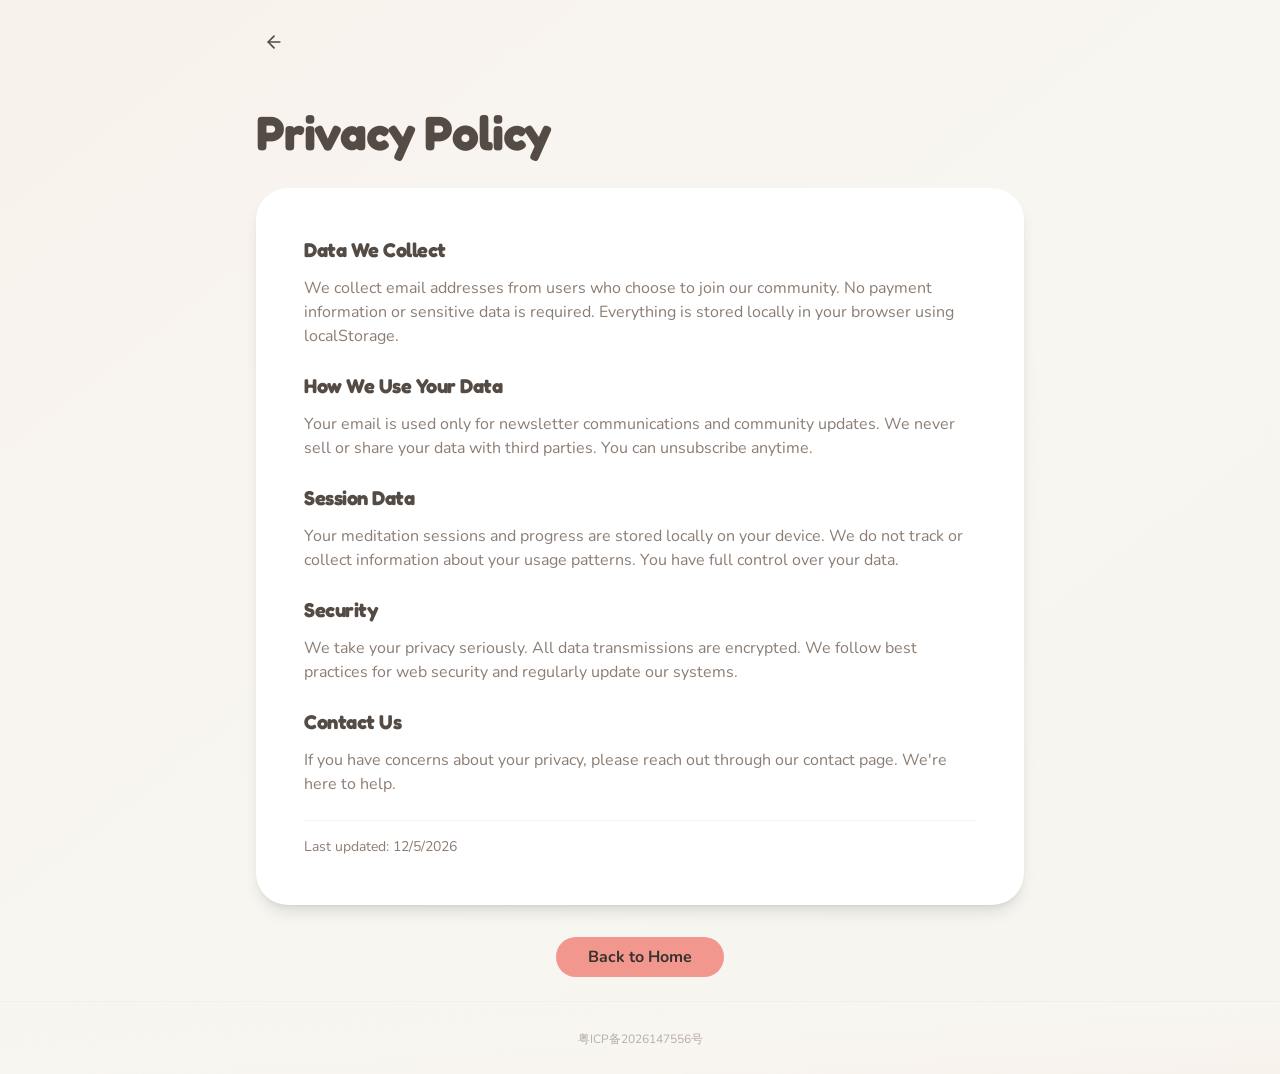
<file: Loresis/privacy/index.html>
<!DOCTYPE html><html lang="zh-CN"> <head><meta charset="UTF-8"><meta name="viewport" content="width=device-width, initial-scale=1.0"><meta name="description" content="Learn how Purrfectly Zen handles your data and protects your privacy. Our commitment to keeping your information safe."><meta name="theme-color" content="#E8A598"><link rel="icon" type="image/png" href="/Loresis/icons/icon.png"><link rel="canonical" href="/Loresis/privacy"><title>Privacy Policy - Purrfectly Zen</title><link rel="preconnect" href="https://fonts.googleapis.com"><link rel="preconnect" href="https://fonts.gstatic.com" crossorigin><link href="https://fonts.googleapis.com/css2?family=Fredoka:wght@300..700&family=Nunito:ital,wght@0,200..1000;1,200..1000&family=Patrick+Hand&family=ZCOOL+KuaiLe&display=swap" rel="stylesheet"><!-- Cloudflare Web Analytics --><script type="module" src="https://static.cloudflareinsights.com/beacon.min.js" data-cf-beacon="{&quot;token&quot;: &quot;8fdc8ac66e17482e95b7b1775ba1a3df&quot;}"></script><!-- End Cloudflare Web Analytics --><script type="application/ld+json">{"@context":"https://schema.org","@type":"WebApplication","name":"Purrfectly Zen","description":"Cat-inspired meditation and mindfulness application","applicationCategory":"HealthApplication","operatingSystem":"Web","offers":{"@type":"Offer","price":"0","priceCurrency":"USD"}}</script><link rel="stylesheet" href="/Loresis/_astro/about.DmIeamP1.css"></head> <body>  <style>astro-island,astro-slot,astro-static-slot{display:contents}</style><script>(()=>{var e=async t=>{await(await t())()};(self.Astro||(self.Astro={})).load=e;window.dispatchEvent(new Event("astro:load"));})();</script><script>(()=>{var A=Object.defineProperty;var g=(i,o,a)=>o in i?A(i,o,{enumerable:!0,configurable:!0,writable:!0,value:a}):i[o]=a;var d=(i,o,a)=>g(i,typeof o!="symbol"?o+"":o,a);{let i={0:t=>m(t),1:t=>a(t),2:t=>new RegExp(t),3:t=>new Date(t),4:t=>new Map(a(t)),5:t=>new Set(a(t)),6:t=>BigInt(t),7:t=>new URL(t),8:t=>new Uint8Array(t),9:t=>new Uint16Array(t),10:t=>new Uint32Array(t),11:t=>1/0*t},o=t=>{let[l,e]=t;return l in i?i[l](e):void 0},a=t=>t.map(o),m=t=>typeof t!="object"||t===null?t:Object.fromEntries(Object.entries(t).map(([l,e])=>[l,o(e)]));class y extends HTMLElement{constructor(){super(...arguments);d(this,"Component");d(this,"hydrator");d(this,"hydrate",async()=>{var b;if(!this.hydrator||!this.isConnected)return;let e=(b=this.parentElement)==null?void 0:b.closest("astro-island[ssr]");if(e){e.addEventListener("astro:hydrate",this.hydrate,{once:!0});return}let c=this.querySelectorAll("astro-slot"),n={},h=this.querySelectorAll("template[data-astro-template]");for(let r of h){let s=r.closest(this.tagName);s!=null&&s.isSameNode(this)&&(n[r.getAttribute("data-astro-template")||"default"]=r.innerHTML,r.remove())}for(let r of c){let s=r.closest(this.tagName);s!=null&&s.isSameNode(this)&&(n[r.getAttribute("name")||"default"]=r.innerHTML)}let p;try{p=this.hasAttribute("props")?m(JSON.parse(this.getAttribute("props"))):{}}catch(r){let s=this.getAttribute("component-url")||"<unknown>",v=this.getAttribute("component-export");throw v&&(s+=` (export ${v})`),console.error(`[hydrate] Error parsing props for component ${s}`,this.getAttribute("props"),r),r}let u;await this.hydrator(this)(this.Component,p,n,{client:this.getAttribute("client")}),this.removeAttribute("ssr"),this.dispatchEvent(new CustomEvent("astro:hydrate"))});d(this,"unmount",()=>{this.isConnected||this.dispatchEvent(new CustomEvent("astro:unmount"))})}disconnectedCallback(){document.removeEventListener("astro:after-swap",this.unmount),document.addEventListener("astro:after-swap",this.unmount,{once:!0})}connectedCallback(){if(!this.hasAttribute("await-children")||document.readyState==="interactive"||document.readyState==="complete")this.childrenConnectedCallback();else{let e=()=>{document.removeEventListener("DOMContentLoaded",e),c.disconnect(),this.childrenConnectedCallback()},c=new MutationObserver(()=>{var n;((n=this.lastChild)==null?void 0:n.nodeType)===Node.COMMENT_NODE&&this.lastChild.nodeValue==="astro:end"&&(this.lastChild.remove(),e())});c.observe(this,{childList:!0}),document.addEventListener("DOMContentLoaded",e)}}async childrenConnectedCallback(){let e=this.getAttribute("before-hydration-url");e&&await import(e),this.start()}async start(){let e=JSON.parse(this.getAttribute("opts")),c=this.getAttribute("client");if(Astro[c]===void 0){window.addEventListener(`astro:${c}`,()=>this.start(),{once:!0});return}try{await Astro[c](async()=>{let n=this.getAttribute("renderer-url"),[h,{default:p}]=await Promise.all([import(this.getAttribute("component-url")),n?import(n):()=>()=>{}]),u=this.getAttribute("component-export")||"default";if(!u.includes("."))this.Component=h[u];else{this.Component=h;for(let f of u.split("."))this.Component=this.Component[f]}return this.hydrator=p,this.hydrate},e,this)}catch(n){console.error(`[astro-island] Error hydrating ${this.getAttribute("component-url")}`,n)}}attributeChangedCallback(){this.hydrate()}}d(y,"observedAttributes",["props"]),customElements.get("astro-island")||customElements.define("astro-island",y)}})();</script><astro-island uid="Z1BF233" prefix="r1" component-url="/Loresis/_astro/PrivacyPage.Cb_r-3rU.js" component-export="default" renderer-url="/Loresis/_astro/client.BlZe1zq3.js" props="{}" ssr client="load" opts="{&quot;name&quot;:&quot;PrivacyPage&quot;,&quot;value&quot;:true}" await-children><div class="from-primary/5 via-background to-secondary/5 min-h-screen bg-gradient-to-br p-6"><div class="mx-auto max-w-3xl"><div class="mb-8" style="opacity:0;transform:translateY(-20px)"><a href="/Loresis/"><button data-testid="button-back-privacy" class="hover:bg-secondary/20 mb-4 rounded-full p-2 transition-colors"><svg xmlns="http://www.w3.org/2000/svg" width="24" height="24" viewBox="0 0 24 24" fill="none" stroke="currentColor" stroke-width="2" stroke-linecap="round" stroke-linejoin="round" class="lucide lucide-arrow-left h-5 w-5" aria-hidden="true"><path d="m12 19-7-7 7-7"></path><path d="M19 12H5"></path></svg></button></a></div><div class="space-y-8" style="opacity:0;transform:translateY(20px)"><div><h1 class="font-heading text-foreground mb-4 text-4xl font-bold md:text-5xl">Privacy Policy</h1></div><div class="bg-card rounded-[2rem] border-none shadow-lg"><div class="space-y-6 p-8 md:p-12"><div class="space-y-3"><h2 class="font-heading text-foreground text-xl font-bold">Data We Collect</h2><p class="text-muted-foreground">We collect email addresses from users who choose to join our community. No payment information or sensitive data is required. Everything is stored locally in your browser using localStorage.</p></div><div class="space-y-3"><h2 class="font-heading text-foreground text-xl font-bold">How We Use Your Data</h2><p class="text-muted-foreground">Your email is used only for newsletter communications and community updates. We never sell or share your data with third parties. You can unsubscribe anytime.</p></div><div class="space-y-3"><h2 class="font-heading text-foreground text-xl font-bold">Session Data</h2><p class="text-muted-foreground">Your meditation sessions and progress are stored locally on your device. We do not track or collect information about your usage patterns. You have full control over your data.</p></div><div class="space-y-3"><h2 class="font-heading text-foreground text-xl font-bold">Security</h2><p class="text-muted-foreground">We take your privacy seriously. All data transmissions are encrypted. We follow best practices for web security and regularly update our systems.</p></div><div class="space-y-3"><h2 class="font-heading text-foreground text-xl font-bold">Contact Us</h2><p class="text-muted-foreground">If you have concerns about your privacy, please reach out through our contact page. We&#x27;re here to help.</p></div><div class="border-border/40 text-muted-foreground border-t pt-4 text-sm">Last updated: <!-- -->10/28/2026</div></div></div><div class="text-center"><a href="/Loresis/"><button data-testid="button-back-home-privacy" class="bg-primary text-primary-foreground hover:bg-primary/90 rounded-full px-8 py-2 font-bold">Back to Home</button></a></div></div></div></div><!--astro:end--></astro-island>  <footer class="from-secondary/5 via-background to-primary/5 border-border/40 relative border-t bg-gradient-to-br px-6 py-6 text-center"> <a href="https://beian.miit.gov.cn/" target="_blank" rel="noreferrer" class="text-muted-foreground/60 hover:text-primary text-xs transition-colors"> 粤ICP备2026147556号 </a> </footer> </body></html>
</file>
